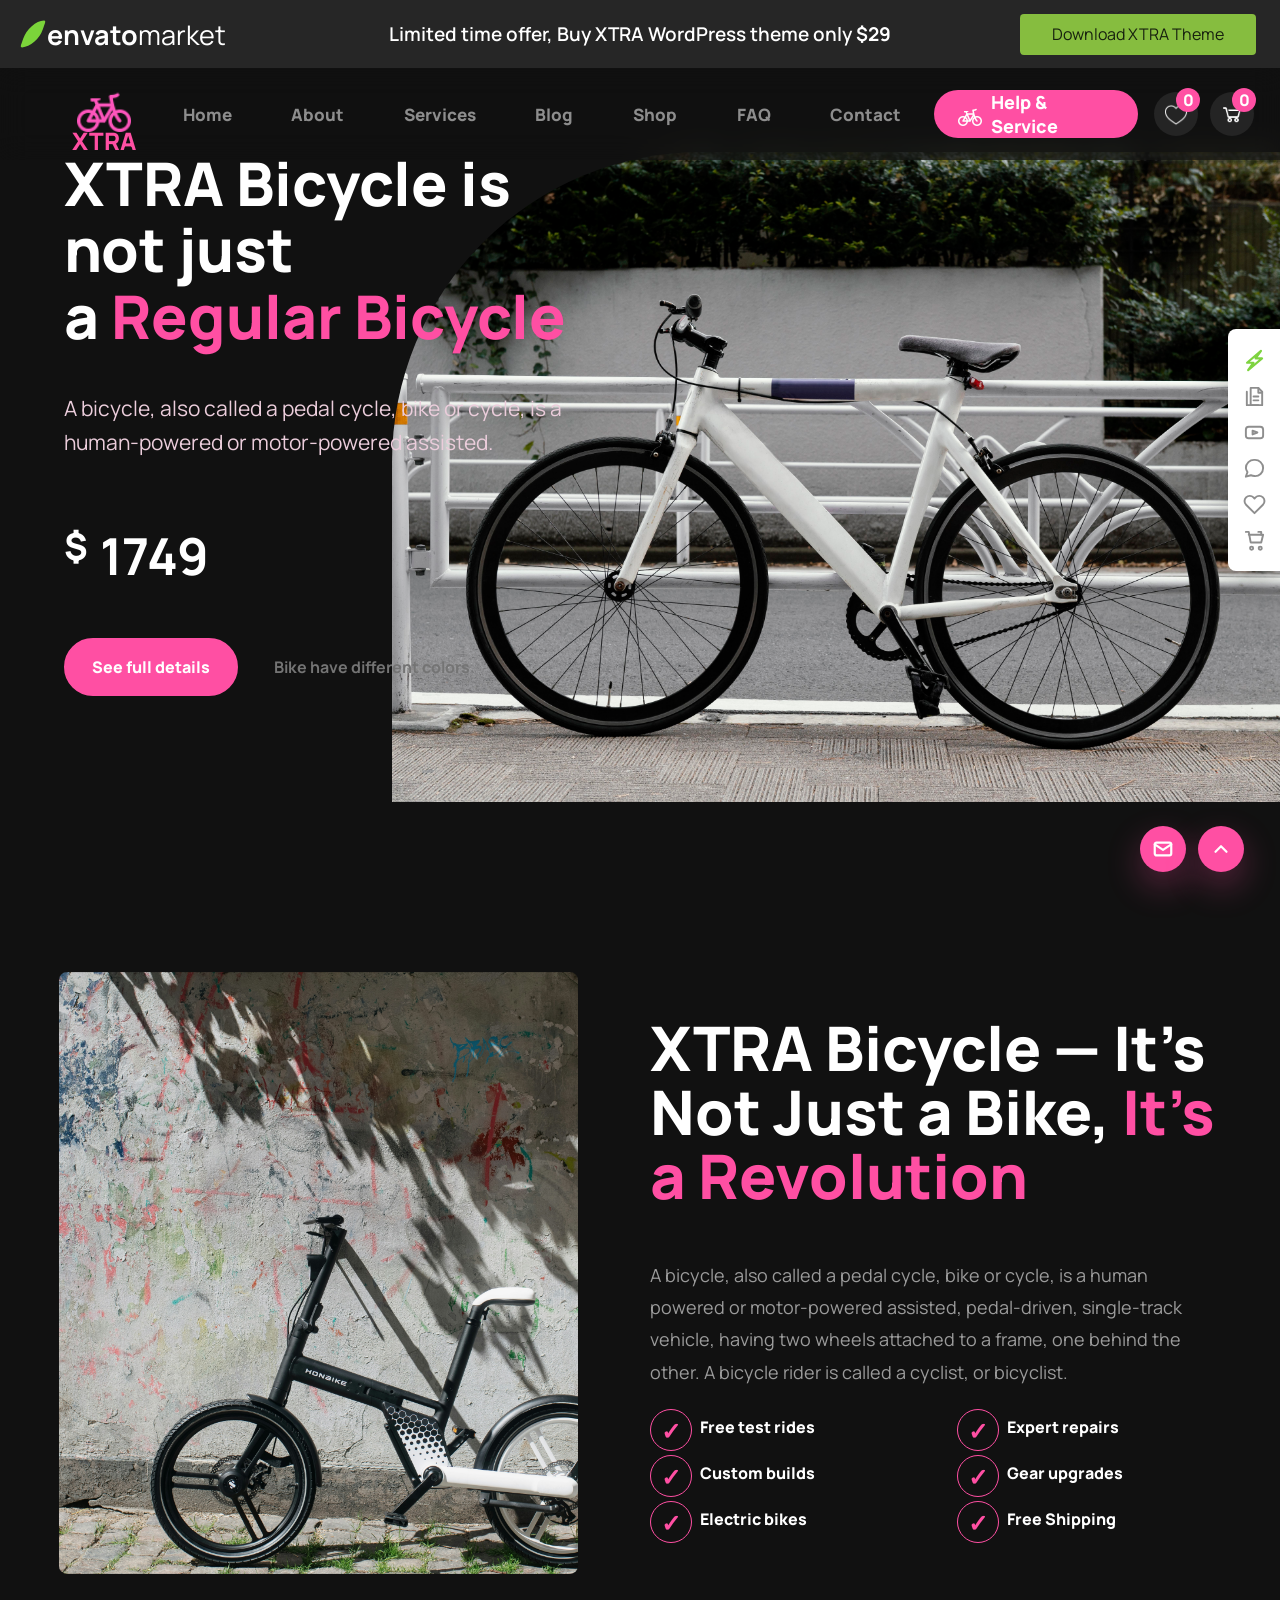
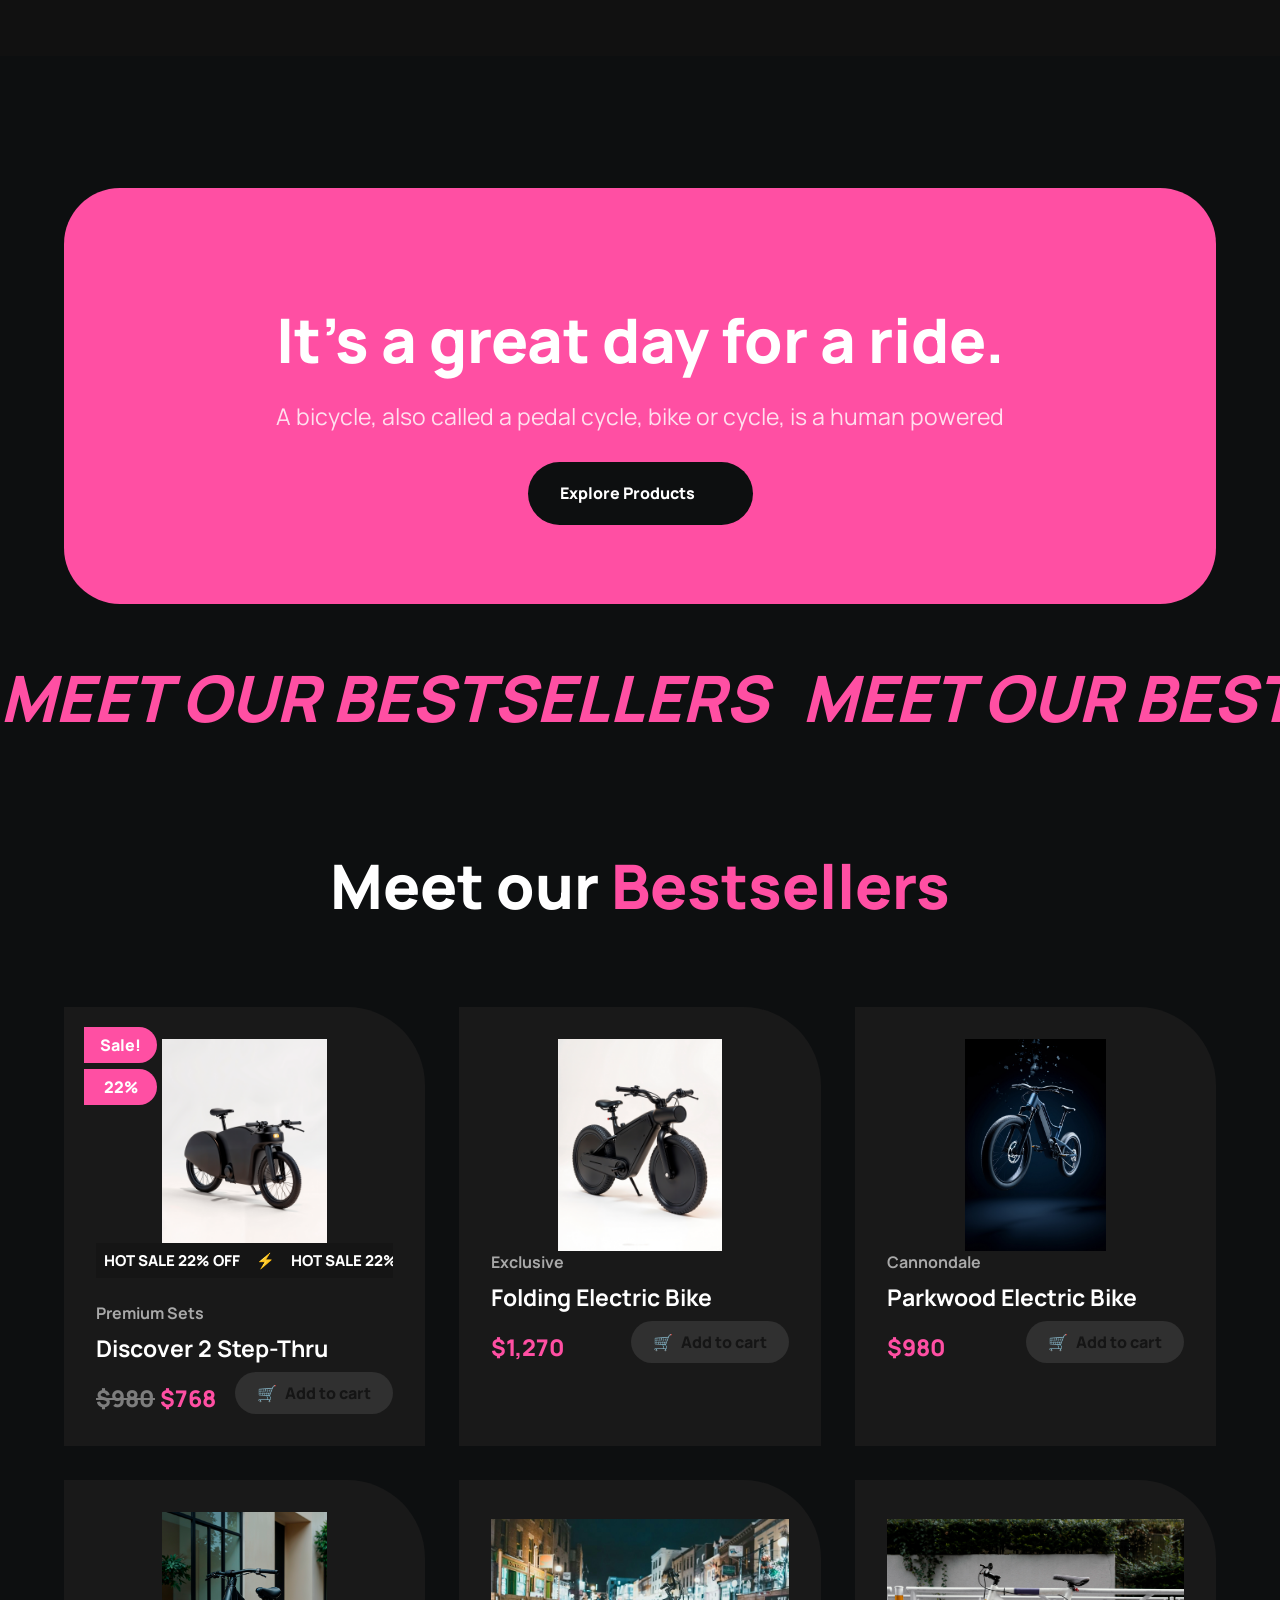
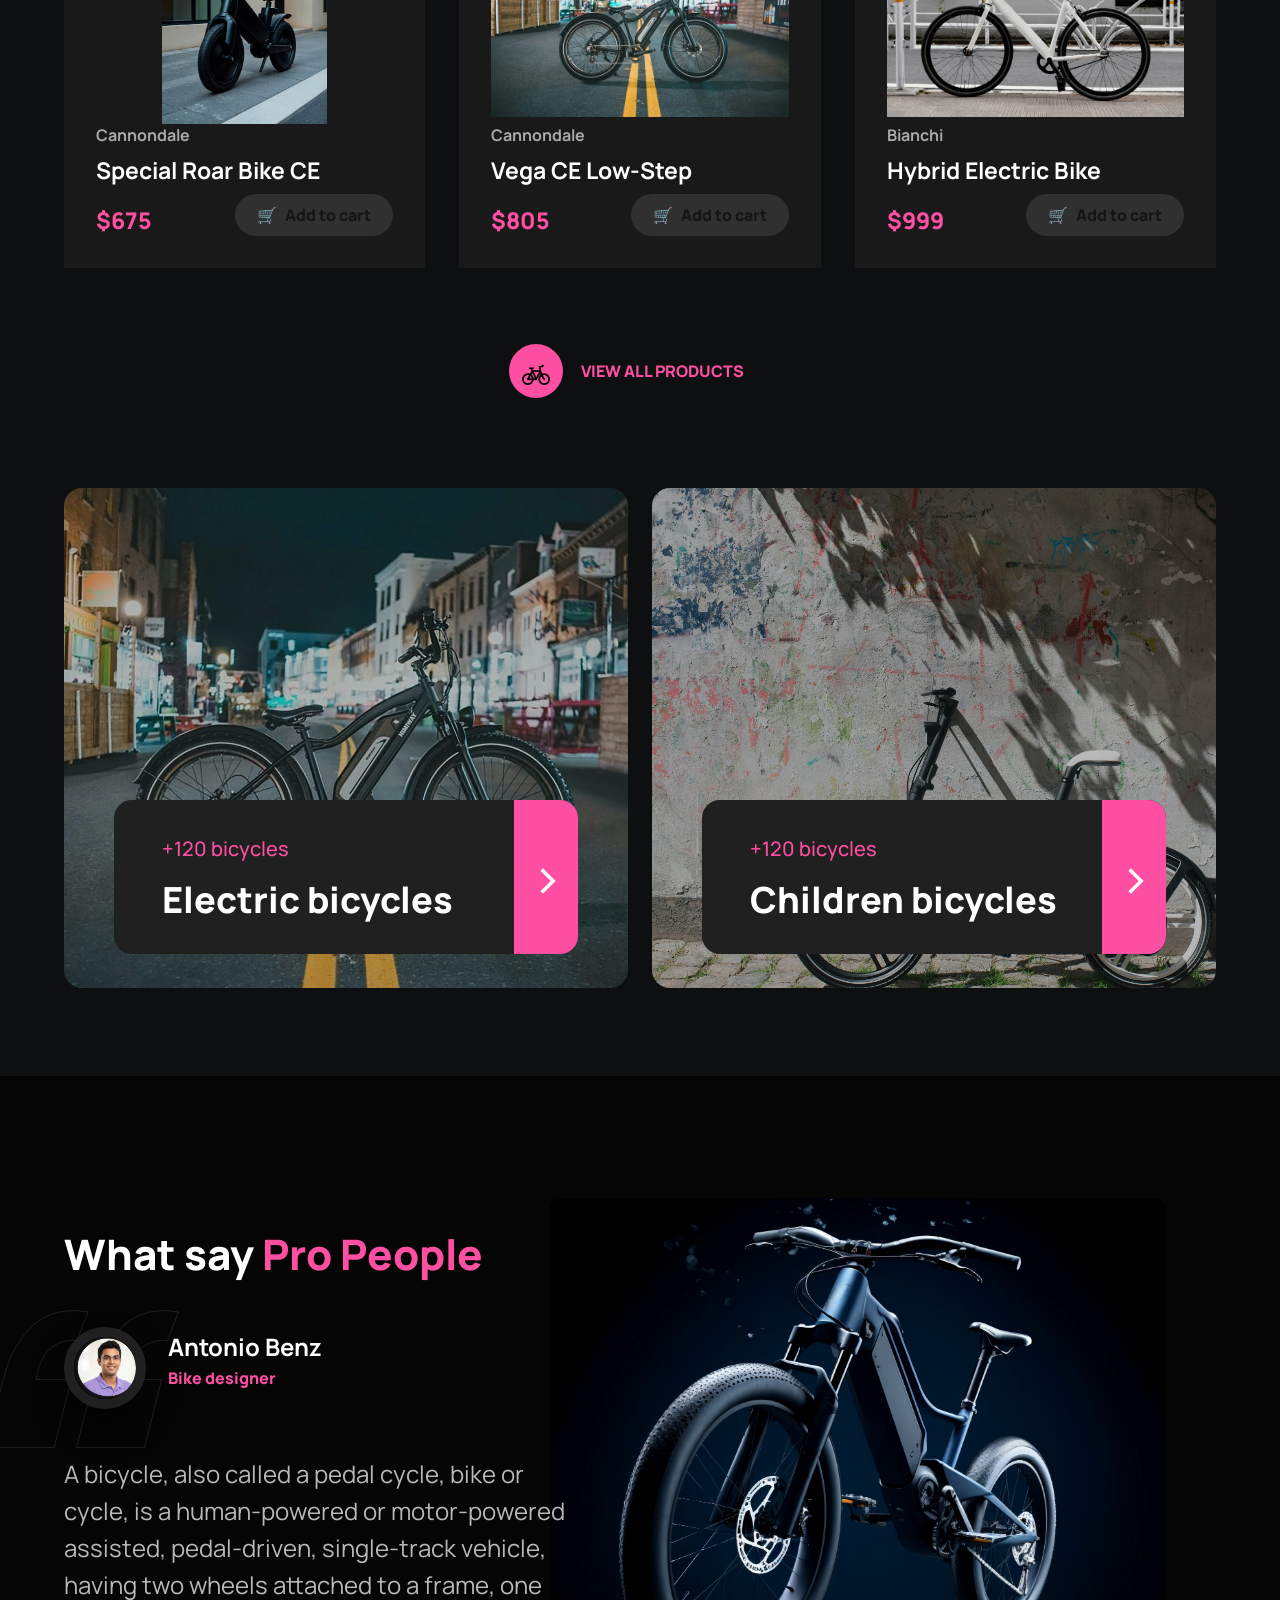
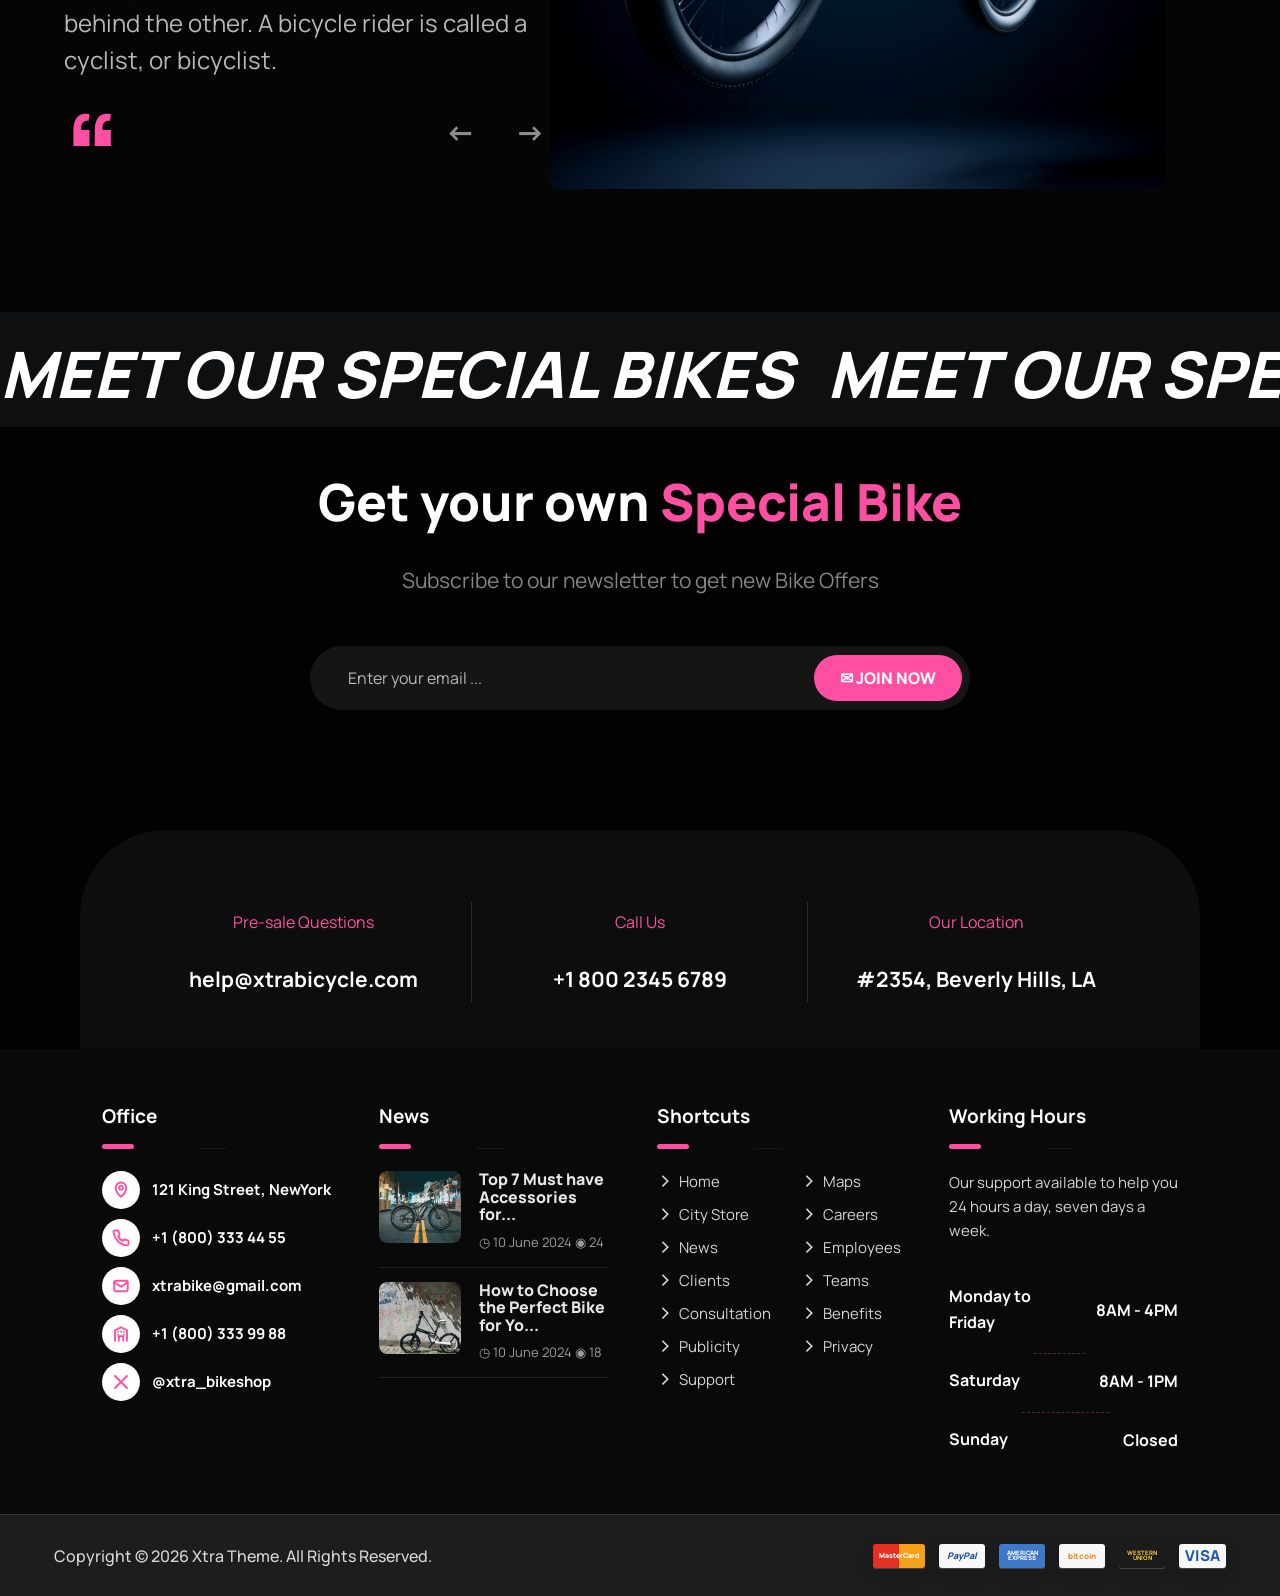
<file: html/index.html>
<!DOCTYPE html>
<html lang="en">
<head>
  <meta charset="UTF-8">
  <meta name="viewport" content="width=device-width, initial-scale=1.0">
  <title>XTRA Bicycle Shop</title>
  <link rel="preconnect" href="https://fonts.googleapis.com">
  <link rel="preconnect" href="https://fonts.gstatic.com" crossorigin>
  <link href="https://fonts.googleapis.com/css2?family=Manrope:wght@400;500;600;700;800&display=swap" rel="stylesheet">
  <link rel="stylesheet" href="../css/styles.css">
</head>
<body>
  <div class="top-offer">
    <a class="envato-logo" href="#" aria-label="Envato Market">
      <span class="envato-leaf"></span>
      <strong>envato</strong><span>market</span>
    </a>
    <p>Limited time offer, Buy XTRA WordPress theme only <strong>$29</strong></p>
    <a class="download-theme" href="#">Download XTRA Theme</a>
  </div>

  <header class="site-header">
    <a class="logo" href="#" aria-label="Bike Shop home">
      <span class="logo-mark"><img src="../img/icons8-bike-48.png" alt=""></span>
      <span>XTRA</span>
    </a>

    <nav class="main-nav" aria-label="Main navigation">
      <a class="active" href="index.html">Home</a>
      <div class="nav-dropdown">
        <a href="about.html">About</a>
        <div class="dropdown-menu">
          <a href="about.html">Submenu 1</a>
          <div class="dropdown-submenu">
            <a href="">Dropdown menu <span>&rsaquo;</span></a>
            <div class="dropdown-menu sub-menu">
              <a href="">Submenu 1</a>
              <a href="">Submenu 2</a>
            </div>
          </div>
          <a href="">Submenu 2</a>
        </div>
      </div>
      <a href="services.html">Services</a>
      <a href="blog.html">Blog</a>
      <a href="shop.html">Shop</a>
      <a href="faq.html">FAQ</a>
      <a href="contact.html">Contact</a>
    </nav>

    <a class="support-link" href="#contact">
      <span class="support-bike"><img src="../img/icons8-bike-48.png" alt=""></span>
      <span>Help & Service</span>
    </a>

    <div class="header-actions" aria-label="Shop actions">
      <a class="header-icon" href="#" aria-label="Wishlist">
        <img src="../img/icons8-heart-50.png" alt="">
        <span>0</span>
      </a>
      <a class="header-icon" href="#" aria-label="Cart">
        <img src="../img/icons8-cart-64.png" alt="">
        <span>0</span>
        <div class="cart-popover" role="status">
          <div class="cart-empty-box">
            <img src="../img/icons8-cart-64.png" alt="">
            <p>Your cart is empty — start shopping</p>
          </div>
        </div>
      </a>
    </div>
  </header>

  <main>
    <section class="hero section-pad">
      <div class="hero-copy">
        <h1>XTRA Bicycle is not just<br>a <span>Regular Bicycle</span></h1>
        <p>A bicycle, also called a pedal cycle, bike or cycle, is a human-powered or motor-powered assisted.</p>
        <div class="hero-actions">
          <div class="price">
            <span>$</span>
            <strong>1749</strong>
          </div>
        </div>
        <div class="hero-bottom-row">
          <a class="hero-detail-btn" href="#details">See full details</a>
          <div class="color-panel">
            <span>Bike have different colors</span>
          </div>
        </div>
      </div>

      <div class="hero-media" aria-label="Featured bicycle">
        <img id="hero-bike" src="../img/white-bicycle-with-black-details.jpg" alt="Premium bicycle on a bright showroom background">
      </div>
    </section>

    <section id="about" class="about section-pad">
      <div class="about-media">
        <img src="../img/honbike-IdYBkGBBVzg-unsplash.jpg" alt="Cyclist riding through a green road">
      </div>
      <div class="about-copy">
        <h2>XTRA Bicycle — It's Not Just a Bike, <span>It's a Revolution</span></h2>
        <p>A bicycle, also called a pedal cycle, bike or cycle, is a human powered or motor-powered assisted, pedal-driven, single-track vehicle, having two wheels attached to a frame, one behind the other. A bicycle rider is called a cyclist, or bicyclist.</p>
        <ul class="feature-list">
          <li>Free test rides</li>
          <li>Expert repairs</li>
          <li>Custom builds</li>
          <li>Gear upgrades</li>
          <li>Electric bikes</li>
          <li>Free Shipping</li>
        </ul>
      </div>
    </section>

    <section id="services" class="ride-band">
      <div>
        <h2>It's a great day for a ride.</h2>
        <p>A bicycle, also called a pedal cycle, bike or cycle, is a human powered</p>
      </div>
      <a class="primary-btn explore-btn" href="#shop">Explore Products <span aria-hidden="true">→</span></a>
    </section>

    <div class="marquee" aria-hidden="true">
      <div>
        <span>MEET OUR BESTSELLERS</span>
        <span>MEET OUR BESTSELLERS</span>
        <span>MEET OUR BESTSELLERS</span>
        <span>MEET OUR BESTSELLERS</span>
        <span>MEET OUR BESTSELLERS</span>
        <span>MEET OUR BESTSELLERS</span>
        <span>MEET OUR BESTSELLERS</span>
        <span>MEET OUR BESTSELLERS</span>
      </div>
    </div>

    <section id="shop" class="products section-pad">
      <div class="section-title products-title">
        <h2>Meet our <span>Bestsellers</span></h2>
      </div>
      <div class="product-grid">
        <article class="product-card">
          <div class="sale-ribbon">
            <span>Sale!</span>
            <span>22%</span>
          </div>
          <img src="../img/3d-bicycle-minimalist-design (1).jpg" alt="Discover 2 Step-Thru bicycle">
          <div class="product-actions" aria-label="Product quick actions">
            <button type="button" data-tooltip="ADD TO WISHLIST" aria-label="Add to wishlist">♡</button>
            <button type="button" data-tooltip="ADD TO COMPARE" aria-label="Compare">↔</button>
            <button type="button" data-tooltip="QUICK VIEW" aria-label="Quick view">⌕</button>
          </div>
          <div class="product-ticker" aria-hidden="true">
            <div>
              <span>HOT SALE 22% OFF</span>
              <span>⚡</span>
              <span>HOT SALE 22% OFF</span>
              <span>⚡</span>
              <span>HOT SALE 22% OFF</span>
              <span>⚡</span>
              <span>HOT SALE 22% OFF</span>
              <span>⚡</span>
            </div>
          </div>
          <p class="brand">Premium Sets</p>
          <h3>Discover 2 Step-Thru</h3>
          <p class="product-price"><s>$980</s> $768</p>
          <button class="cart-btn" data-product="Discover 2 Step-Thru">Add to cart</button>
        </article>
        <article class="product-card">
          <img src="../img/3d-bicycle-minimalist-design (2).jpg" alt="Folding electric bike">
          <div class="product-actions" aria-label="Product quick actions">
            <button type="button" data-tooltip="ADD TO WISHLIST" aria-label="Add to wishlist">♡</button>
            <button type="button" data-tooltip="ADD TO COMPARE" aria-label="Compare">↔</button>
            <button type="button" data-tooltip="QUICK VIEW" aria-label="Quick view">⌕</button>
          </div>
          <p class="brand">Exclusive</p>
          <h3>Folding Electric Bike</h3>
          <p class="product-price">$1,270</p>
          <button class="cart-btn" data-product="Folding Electric Bike">Add to cart</button>
        </article>
        <article class="product-card">
          <img src="../img/cool-bicycle-studio.jpg" alt="Parkwood electric bike">
          <div class="product-actions" aria-label="Product quick actions">
            <button type="button" data-tooltip="ADD TO WISHLIST" aria-label="Add to wishlist">♡</button>
            <button type="button" data-tooltip="ADD TO COMPARE" aria-label="Compare">↔</button>
            <button type="button" data-tooltip="QUICK VIEW" aria-label="Quick view">⌕</button>
          </div>
          <p class="brand">Cannondale</p>
          <h3>Parkwood Electric Bike</h3>
          <p class="product-price">$980</p>
          <button class="cart-btn" data-product="Parkwood Electric Bike">Add to cart</button>
        </article>
        <article class="product-card">
          <img src="../img/close-up-minimal-bicycle-outdoor.jpg" alt="Special Roar Bike">
          <div class="product-actions" aria-label="Product quick actions">
            <button type="button" data-tooltip="ADD TO WISHLIST" aria-label="Add to wishlist">♡</button>
            <button type="button" data-tooltip="ADD TO COMPARE" aria-label="Compare">↔</button>
            <button type="button" data-tooltip="QUICK VIEW" aria-label="Quick view">⌕</button>
          </div>
          <p class="brand">Cannondale</p>
          <h3>Special Roar Bike CE</h3>
          <p class="product-price">$675</p>
          <button class="cart-btn" data-product="Special Roar Bike CE">Add to cart</button>
        </article>
        <article class="product-card">
          <img src="../img/himiway-bikes-H42qjX8SG80-unsplash.jpg" alt="Vega low step bicycle">
          <div class="product-actions" aria-label="Product quick actions">
            <button type="button" data-tooltip="ADD TO WISHLIST" aria-label="Add to wishlist">♡</button>
            <button type="button" data-tooltip="ADD TO COMPARE" aria-label="Compare">↔</button>
            <button type="button" data-tooltip="QUICK VIEW" aria-label="Quick view">⌕</button>
          </div>
          <p class="brand">Cannondale</p>
          <h3>Vega CE Low-Step</h3>
          <p class="product-price">$805</p>
          <button class="cart-btn" data-product="Vega CE Low-Step">Add to cart</button>
        </article>
        <article class="product-card">
          <img src="../img/white-bicycle-with-black-details.jpg" alt="Hybrid electric bike">
          <div class="product-actions" aria-label="Product quick actions">
            <button type="button" data-tooltip="ADD TO WISHLIST" aria-label="Add to wishlist">♡</button>
            <button type="button" data-tooltip="ADD TO COMPARE" aria-label="Compare">↔</button>
            <button type="button" data-tooltip="QUICK VIEW" aria-label="Quick view">⌕</button>
          </div>
          <p class="brand">Bianchi</p>
          <h3>Hybrid Electric Bike</h3>
          <p class="product-price">$999</p>
          <button class="cart-btn" data-product="Hybrid Electric Bike">Add to cart</button>
        </article>
      </div>
      <div class="center-action">
        <a class="view-products-link" href="#">
          <span class="view-bike"><img src="../img/icons8-bike-48.png" alt=""></span>
          <span class="view-text-default">VIEW ALL PRODUCTS</span>
          <span class="view-text-hover">LET'S SEE NEW BIKES</span>
        </a>
      </div>
    </section>

    <section class="packages section-pad">
      <article>
        <img src="../img/himiway-bikes-H42qjX8SG80-unsplash.jpg" alt="Electric bicycles lined up">
        <div>
          <strong>+120 bicycles</strong>
          <span>Electric bicycles</span>
          <a href="#" aria-label="View electric bicycles">›</a>
        </div>
      </article>
      <article>
        <img src="../img/honbike-IdYBkGBBVzg-unsplash.jpg" alt="Children bicycles in a shop">
        <div>
          <strong>+120 bicycles</strong>
          <span>Children bicycles</span>
          <a href="#" aria-label="View children bicycles">›</a>
        </div>
      </article>
    </section>

    <section class="testimonials section-pad">
      <div class="testimonial-copy">
        <h2>What say <span>Pro People</span></h2>
        <div class="testimonial-slider">
          <article class="testimonial-slide active">
            <div class="testimonial-person">
              <img src="../img/testimonial-antonio-new.jpg" alt="Antonio Benz portrait">
              <div>
                <h3>Antonio Benz</h3>
                <p class="role">Bike designer</p>
              </div>
            </div>
            <p>A bicycle, also called a pedal cycle, bike or cycle, is a human-powered or motor-powered assisted, pedal-driven, single-track vehicle, having two wheels attached to a frame, one behind the other. A bicycle rider is called a cyclist, or bicyclist.</p>
          </article>
          <article class="testimonial-slide">
            <div class="testimonial-person">
              <img src="../img/testimonial-sarah.jpg" alt="Sarah Lisgun portrait">
              <div>
                <h3>Sarah Lisgun</h3>
                <p class="role">Bike Rider</p>
              </div>
            </div>
            <p>The team helped me choose a comfortable electric bike for city use. The test ride and setup made the purchase feel easy, personal, and ready for daily riding.</p>
          </article>
        </div>
        <div class="testimonial-controls" aria-label="Testimonials controls">
          <button type="button" class="testimonial-prev" aria-label="Previous testimonial">←</button>
          <button type="button" class="testimonial-next" aria-label="Next testimonial">→</button>
        </div>
      </div>
      <div class="testimonial-bike" aria-hidden="true">
        <img src="../img/cool-bicycle-studio.jpg" alt="">
      </div>
    </section>

    <div class="marquee special" aria-hidden="true">
      <div>
        <span>MEET OUR SPECIAL BIKES</span>
        <span>MEET OUR SPECIAL BIKES</span>
        <span>MEET OUR SPECIAL BIKES</span>
        <span>MEET OUR SPECIAL BIKES</span>
        <span>MEET OUR SPECIAL BIKES</span>
        <span>MEET OUR SPECIAL BIKES</span>
        <span>MEET OUR SPECIAL BIKES</span>
        <span>MEET OUR SPECIAL BIKES</span>
      </div>
    </div>

    <section class="offer section-pad">
      <div class="offer-copy">
        <h2>Get your own <span>Special Bike</span></h2>
        <p>Subscribe to our newsletter to get new Bike Offers</p>
        <form class="newsletter">
          <input type="email" placeholder="Enter your email ..." aria-label="Email address">
          <button class="primary-btn" type="submit">✉ JOIN NOW</button>
        </form>
      </div>
    </section>
  </main>

  <footer id="contact" class="site-footer">
    <div class="contact-strip">
      <div>
        <span>Pre-sale Questions</span>
        <strong>help@xtrabicycle.com</strong>
      </div>
      <div>
        <span>Call Us</span>
        <strong>+1 800 2345 6789</strong>
      </div>
      <div>
        <span>Our Location</span>
        <strong>#2354, Beverly Hills, LA</strong>
      </div>
    </div>

    <div class="footer-grid">
      <div class="footer-col office-col">
        <h3>Office</h3>
        <p><span class="footer-icon" aria-hidden="true"><svg viewBox="0 0 24 24"><path d="M12 21s7-5.5 7-12a7 7 0 0 0-14 0c0 6.5 7 12 7 12Z"/><circle cx="12" cy="9" r="2.5"/></svg></span>121 King Street, NewYork</p>
        <p><span class="footer-icon" aria-hidden="true"><svg viewBox="0 0 24 24"><path d="M22 16.9v3a2 2 0 0 1-2.2 2 19.7 19.7 0 0 1-8.6-3.1 19.2 19.2 0 0 1-5.9-5.9A19.7 19.7 0 0 1 2.1 4.2 2 2 0 0 1 4.1 2h3a2 2 0 0 1 2 1.7c.1 1 .4 2 .7 2.9a2 2 0 0 1-.5 2.1L8.1 9.9a16 16 0 0 0 6 6l1.2-1.2a2 2 0 0 1 2.1-.5c.9.3 1.9.6 2.9.7a2 2 0 0 1 1.7 2Z"/></svg></span>+1 (800) 333 44 55</p>
        <p><span class="footer-icon" aria-hidden="true"><svg viewBox="0 0 24 24"><rect x="3" y="5" width="18" height="14" rx="2"/><path d="m3 7 9 6 9-6"/></svg></span>xtrabike@gmail.com</p>
        <p><span class="footer-icon" aria-hidden="true"><svg viewBox="0 0 24 24"><path d="M4 21V7l8-4 8 4v14"/><path d="M9 21v-6h6v6"/><path d="M8 9h.01M12 9h.01M16 9h.01M8 13h.01M16 13h.01"/></svg></span>+1 (800) 333 99 88</p>
        <p><span class="footer-icon" aria-hidden="true"><svg viewBox="0 0 24 24"><path d="m4 4 16 16M20 4 4 20"/></svg></span>@xtra_bikeshop</p>
      </div>
      <div class="footer-col news-col" id="blog">
        <h3>News</h3>
        <article>
          <div class="news-thumb">
            <img src="../img/himiway-bikes-H42qjX8SG80-unsplash.jpg" alt="">
            <span class="news-hover-icon" aria-hidden="true"><svg viewBox="0 0 24 24"><path d="M10 13a5 5 0 0 0 7.1 0l2-2a5 5 0 0 0-7.1-7.1l-1.2 1.2"/><path d="M14 11a5 5 0 0 0-7.1 0l-2 2A5 5 0 0 0 12 20.1l1.2-1.2"/></svg></span>
          </div>
          <div>
            <a href="#">Top 7 Must have Accessories for...</a>
            <span>◷ 10 June 2024  ◉ 24</span>
          </div>
        </article>
        <article>
          <div class="news-thumb">
            <img src="../img/honbike-IdYBkGBBVzg-unsplash.jpg" alt="">
            <span class="news-hover-icon" aria-hidden="true"><svg viewBox="0 0 24 24"><path d="M10 13a5 5 0 0 0 7.1 0l2-2a5 5 0 0 0-7.1-7.1l-1.2 1.2"/><path d="M14 11a5 5 0 0 0-7.1 0l-2 2A5 5 0 0 0 12 20.1l1.2-1.2"/></svg></span>
          </div>
          <div>
            <a href="#">How to Choose the Perfect Bike for Yo...</a>
            <span>◷ 10 June 2024  ◉ 18</span>
          </div>
        </article>
      </div>
      <div class="footer-col shortcuts-col">
        <h3>Shortcuts</h3>
        <div class="shortcut-grid">
          <a href="#">Home</a>
          <a href="#">Maps</a>
          <a href="#">City Store</a>
          <a href="#">Careers</a>
          <a href="#">News</a>
          <a href="#">Employees</a>
          <a href="#">Clients</a>
          <a href="#">Teams</a>
          <a href="#">Consultation</a>
          <a href="#">Benefits</a>
          <a href="#">Publicity</a>
          <a href="#">Privacy</a>
          <a href="#">Support</a>
        </div>
      </div>
      <div class="footer-col hours-col">
        <h3>Working Hours</h3>
        <p>Our support available to help you 24 hours a day, seven days a week.</p>
        <div class="hours-row"><span>Monday to Friday</span><strong>8AM - 4PM</strong></div>
        <div class="hours-row"><span>Saturday</span><strong>8AM - 1PM</strong></div>
        <div class="hours-row"><span>Sunday</span><strong>Closed</strong></div>
      </div>
    </div>

    <div class="footer-bottom">
      <span>Copyright © 2026 Xtra Theme. All Rights Reserved.</span>
      <div class="payment-methods" aria-label="Payment methods">
        <span class="pay-card mastercard">MasterCard</span>
        <span class="pay-card paypal">PayPal</span>
        <span class="pay-card amex">AMERICAN<br>EXPRESS</span>
        <span class="pay-card bitcoin">bitcoin</span>
        <span class="pay-card western">WESTERN<br>UNION</span>
        <span class="pay-card visa">VISA</span>
      </div>
    </div>
  </footer>

  <div class="footer-actions" aria-label="Footer quick actions">
    <a class="footer-action" href="mailto:xtrabike@gmail.com" aria-label="Email us">
      <svg viewBox="0 0 24 24"><rect x="3" y="5" width="18" height="14" rx="2"/><path d="m3 7 9 6 9-6"/></svg>
    </a>
    <a class="footer-action scroll-top" href="#" aria-label="Back to top">
      <svg viewBox="0 0 24 24"><path d="m6 15 6-6 6 6"/></svg>
    </a>
  </div>

  <div class="side-tools" aria-label="Quick tools">
    <button type="button" class="active" aria-label="XTRA tools" data-tooltip="Showcase">
      <svg viewBox="0 0 24 24"><path d="M18 3 5 14h6l-5 7 13-11h-6l5-7Z"/></svg>
    </button>
    <button type="button" aria-label="Documentation" data-tooltip="Documentation">
      <svg viewBox="0 0 24 24"><path d="M8 3h8l4 4v14H8z"/><path d="M16 3v5h4"/><path d="M4 7v14h12"/><path d="M11 12h5M11 16h5"/></svg>
    </button>
    <button type="button" aria-label="Video preview" data-tooltip="Video">
      <svg viewBox="0 0 24 24"><rect x="3" y="6" width="18" height="12" rx="3"/><path d="m10 10 5 2-5 2z"/></svg>
    </button>
    <button type="button" aria-label="Support chat" data-tooltip="Support">
      <svg viewBox="0 0 24 24"><path d="M21 11.5a8.4 8.4 0 0 1-9 8.4 8.9 8.9 0 0 1-3.8-.9L3 20.5l1.7-4.8A8.2 8.2 0 0 1 3 11.5 8.5 8.5 0 0 1 12 3a8.5 8.5 0 0 1 9 8.5Z"/></svg>
    </button>
    <button type="button" aria-label="Wishlist" data-tooltip="Wishlist">
      <svg viewBox="0 0 24 24"><path d="M20.8 4.6a5.4 5.4 0 0 0-7.7 0L12 5.8l-1.1-1.2a5.4 5.4 0 0 0-7.7 7.7L12 21l8.8-8.7a5.4 5.4 0 0 0 0-7.7Z"/></svg>
    </button>
    <button type="button" aria-label="Cart" data-tooltip="Cart">
      <svg viewBox="0 0 24 24"><path d="M6 6h15l-2 8H8L6 3H3"/><circle cx="9" cy="20" r="1.6"/><circle cx="18" cy="20" r="1.6"/><path d="M16 3h3v3"/></svg>
    </button>
  </div>

  <div class="toast" id="toast" role="status" aria-live="polite"></div>
  <script src="../js/script.js"></script>
</body>
</html>
</file>
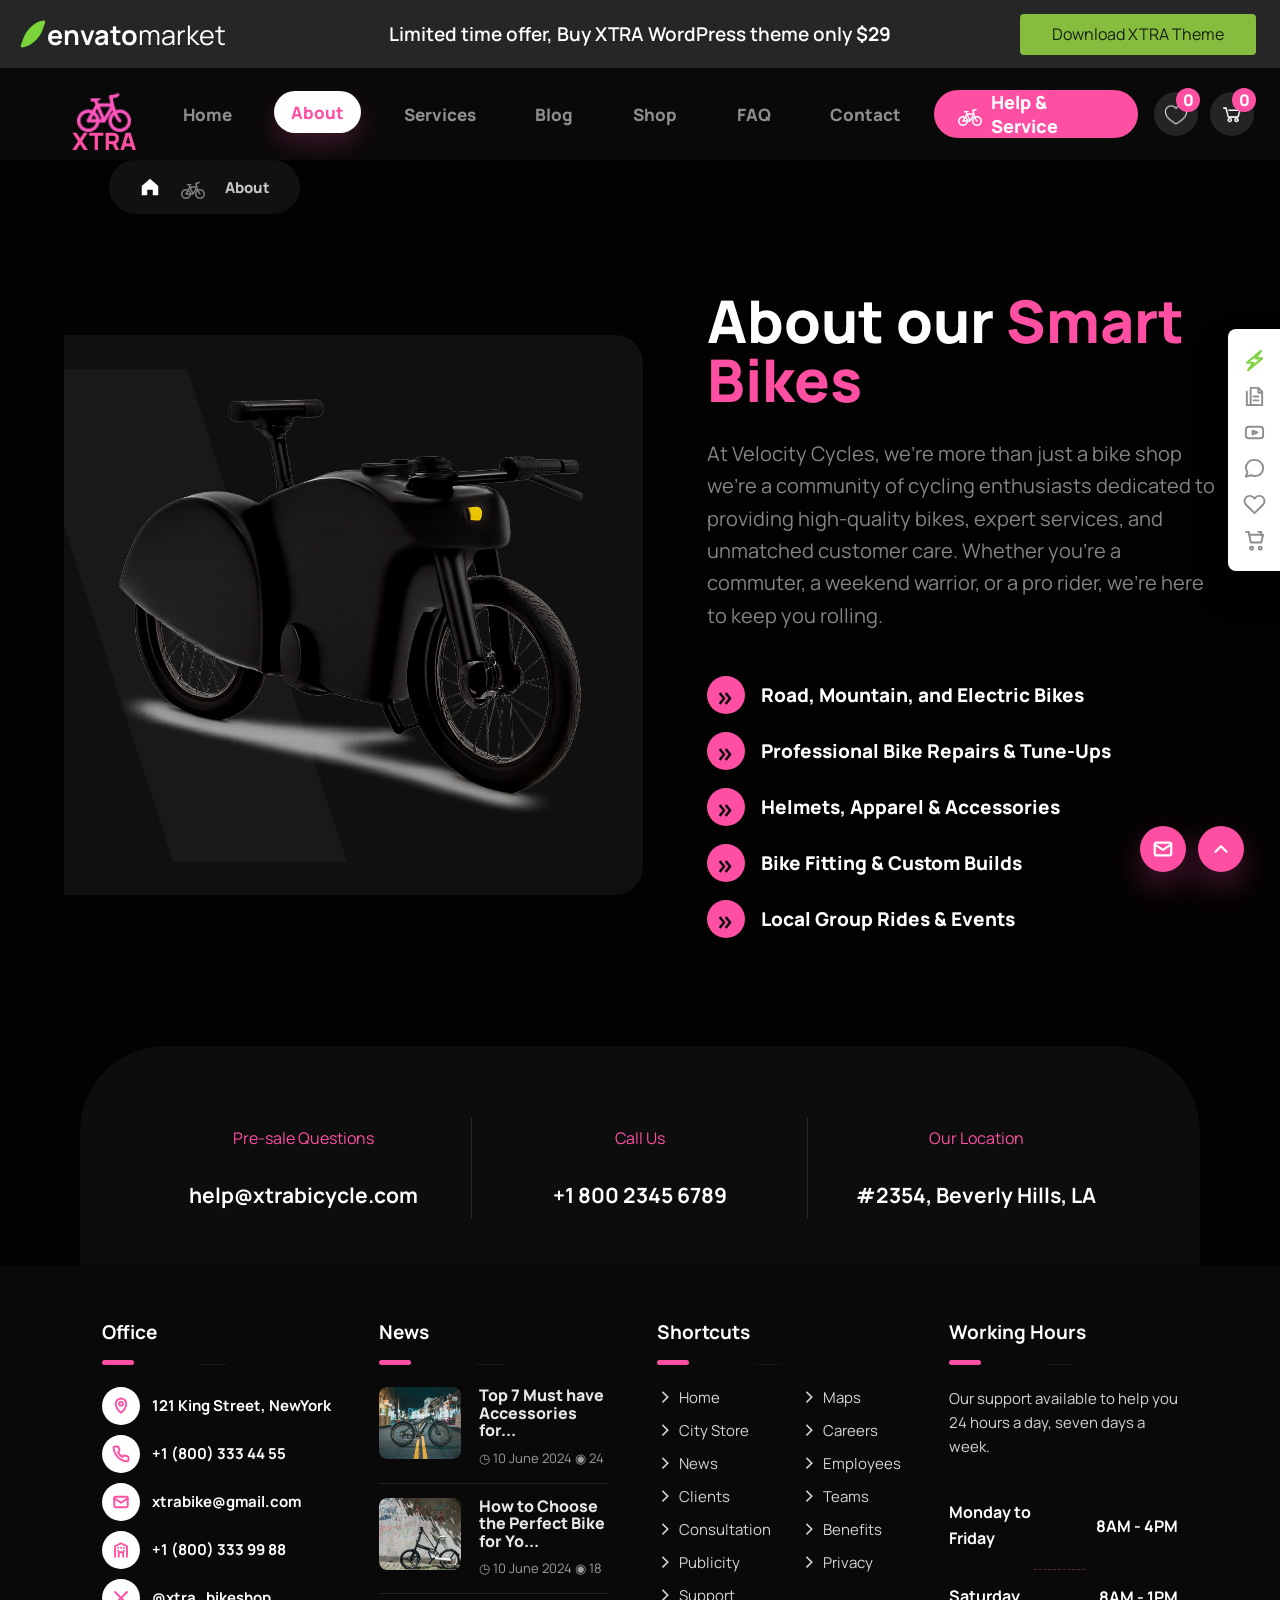
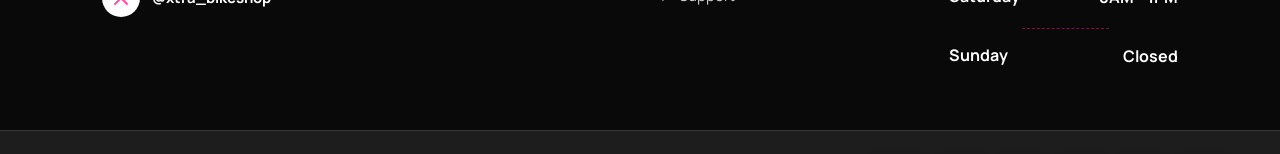
<file: html/about.html>
<!DOCTYPE html>
<html lang="en">
<head>
  <meta charset="UTF-8">
  <meta name="viewport" content="width=device-width, initial-scale=1.0">
  <title>About - XTRA Bicycle Shop</title>
  <link rel="preconnect" href="https://fonts.googleapis.com">
  <link rel="preconnect" href="https://fonts.gstatic.com" crossorigin>
  <link href="https://fonts.googleapis.com/css2?family=Manrope:wght@400;500;600;700;800&display=swap" rel="stylesheet">
  <link rel="stylesheet" href="../css/styles.css">
</head>
<body class="inner-page">
  <div class="top-offer">
    <a class="envato-logo" href="#" aria-label="Envato Market">
      <span class="envato-leaf"></span>
      <strong>envato</strong><span>market</span>
    </a>
    <p>Limited time offer, Buy XTRA WordPress theme only <strong>$29</strong></p>
    <a class="download-theme" href="#">Download XTRA Theme</a>
  </div>

  <header class="site-header">
    <a class="logo" href="index.html" aria-label="Bike Shop home">
      <span class="logo-mark"><img src="../img/icons8-bike-48.png" alt=""></span>
      <span>XTRA</span>
    </a>

    <nav class="main-nav" aria-label="Main navigation">
      <a href="index.html">Home</a>
      <div class="nav-dropdown">
        <a class="active" href="about.html">About</a>
        <div class="dropdown-menu">
          <a href="about.html">Submenu 1</a>
          <div class="dropdown-submenu">
            <a href="services.html">Dropdown menu <span>&rsaquo;</span></a>
            <div class="dropdown-menu sub-menu">
              <a href="services.html">Submenu 1</a>
              <a href="shop.html">Submenu 2</a>
            </div>
          </div>
          <a href="faq.html">Submenu 2</a>
        </div>
      </div>
      <a href="services.html">Services</a>
      <a href="blog.html">Blog</a>
      <a href="shop.html">Shop</a>
      <a href="faq.html">FAQ</a>
      <a href="contact.html">Contact</a>
    </nav>

    <a class="support-link" href="contact.html">
      <span class="support-bike"><img src="../img/icons8-bike-48.png" alt=""></span>
      <span>Help & Service</span>
    </a>

    <div class="header-actions" aria-label="Shop actions">
      <a class="header-icon" href="#" aria-label="Wishlist">
        <img src="../img/icons8-heart-50.png" alt="">
        <span>0</span>
      </a>
      <a class="header-icon" href="#" aria-label="Cart">
        <img src="../img/icons8-cart-64.png" alt="">
        <span>0</span>
        <div class="cart-popover" role="status">
          <div class="cart-empty-box">
            <img src="../img/icons8-cart-64.png" alt="">
            <p>Your cart is empty ? start shopping</p>
          </div>
        </div>
      </a>
    </div>
  </header>

  <main>
    <div class="crumb-band">
      <nav class="page-crumb" aria-label="Breadcrumb">
      <a class="crumb-home" href="index.html" aria-label="Home">
        <svg viewBox="0 0 24 24"><path d="M3 10.8 12 3l9 7.8V21h-6v-6H9v6H3z"/></svg>
      </a>
      <span class="crumb-bike" aria-hidden="true"><img src="../img/icons8-bike-48.png" alt=""></span>
      <span>About</span>
    </nav>
    </div>
<section class="about-smart section-pad">
      <div class="about-smart-media">
        <span class="about-slash" aria-hidden="true"></span>
        <img src="../img/about-smart-bike.png" alt="Smart compact bike">
      </div>
      <div class="about-smart-copy">
        <h1>About our <span>Smart Bikes</span></h1>
        <p>At Velocity Cycles, we're more than just a bike shop we're a community of cycling enthusiasts dedicated to providing high-quality bikes, expert services, and unmatched customer care. Whether you're a commuter, a weekend warrior, or a pro rider, we&rsquo;re here to keep you rolling.</p>
        <ul class="smart-list">
          <li><span>&raquo;</span>Road, Mountain, and Electric Bikes</li>
          <li><span>&raquo;</span>Professional Bike Repairs & Tune-Ups</li>
          <li><span>&raquo;</span>Helmets, Apparel & Accessories</li>
          <li><span>&raquo;</span>Bike Fitting & Custom Builds</li>
          <li><span>&raquo;</span>Local Group Rides & Events</li>
        </ul>
      </div>
    </section>
  </main>

  <footer id="contact" class="site-footer">
    <div class="contact-strip">
      <div>
        <span>Pre-sale Questions</span>
        <strong>help@xtrabicycle.com</strong>
      </div>
      <div>
        <span>Call Us</span>
        <strong>+1 800 2345 6789</strong>
      </div>
      <div>
        <span>Our Location</span>
        <strong>#2354, Beverly Hills, LA</strong>
      </div>
    </div>

    <div class="footer-grid">
      <div class="footer-col office-col">
        <h3>Office</h3>
        <p><span class="footer-icon" aria-hidden="true"><svg viewBox="0 0 24 24"><path d="M12 21s7-5.5 7-12a7 7 0 0 0-14 0c0 6.5 7 12 7 12Z"/><circle cx="12" cy="9" r="2.5"/></svg></span>121 King Street, NewYork</p>
        <p><span class="footer-icon" aria-hidden="true"><svg viewBox="0 0 24 24"><path d="M22 16.9v3a2 2 0 0 1-2.2 2 19.7 19.7 0 0 1-8.6-3.1 19.2 19.2 0 0 1-5.9-5.9A19.7 19.7 0 0 1 2.1 4.2 2 2 0 0 1 4.1 2h3a2 2 0 0 1 2 1.7c.1 1 .4 2 .7 2.9a2 2 0 0 1-.5 2.1L8.1 9.9a16 16 0 0 0 6 6l1.2-1.2a2 2 0 0 1 2.1-.5c.9.3 1.9.6 2.9.7a2 2 0 0 1 1.7 2Z"/></svg></span>+1 (800) 333 44 55</p>
        <p><span class="footer-icon" aria-hidden="true"><svg viewBox="0 0 24 24"><rect x="3" y="5" width="18" height="14" rx="2"/><path d="m3 7 9 6 9-6"/></svg></span>xtrabike@gmail.com</p>
        <p><span class="footer-icon" aria-hidden="true"><svg viewBox="0 0 24 24"><path d="M4 21V7l8-4 8 4v14"/><path d="M9 21v-6h6v6"/><path d="M8 9h.01M12 9h.01M16 9h.01M8 13h.01M16 13h.01"/></svg></span>+1 (800) 333 99 88</p>
        <p><span class="footer-icon" aria-hidden="true"><svg viewBox="0 0 24 24"><path d="m4 4 16 16M20 4 4 20"/></svg></span>@xtra_bikeshop</p>
      </div>
      <div class="footer-col news-col" id="blog">
        <h3>News</h3>
        <article>
          <div class="news-thumb">
            <img src="../img/himiway-bikes-H42qjX8SG80-unsplash.jpg" alt="">
            <span class="news-hover-icon" aria-hidden="true"><svg viewBox="0 0 24 24"><path d="M10 13a5 5 0 0 0 7.1 0l2-2a5 5 0 0 0-7.1-7.1l-1.2 1.2"/><path d="M14 11a5 5 0 0 0-7.1 0l-2 2A5 5 0 0 0 12 20.1l1.2-1.2"/></svg></span>
          </div>
          <div>
            <a href="#">Top 7 Must have Accessories for...</a>
            <span>◷ 10 June 2024  ◉ 24</span>
          </div>
        </article>
        <article>
          <div class="news-thumb">
            <img src="../img/honbike-IdYBkGBBVzg-unsplash.jpg" alt="">
            <span class="news-hover-icon" aria-hidden="true"><svg viewBox="0 0 24 24"><path d="M10 13a5 5 0 0 0 7.1 0l2-2a5 5 0 0 0-7.1-7.1l-1.2 1.2"/><path d="M14 11a5 5 0 0 0-7.1 0l-2 2A5 5 0 0 0 12 20.1l1.2-1.2"/></svg></span>
          </div>
          <div>
            <a href="#">How to Choose the Perfect Bike for Yo...</a>
            <span>◷ 10 June 2024  ◉ 18</span>
          </div>
        </article>
      </div>
      <div class="footer-col shortcuts-col">
        <h3>Shortcuts</h3>
        <div class="shortcut-grid">
          <a href="#">Home</a>
          <a href="#">Maps</a>
          <a href="#">City Store</a>
          <a href="#">Careers</a>
          <a href="#">News</a>
          <a href="#">Employees</a>
          <a href="#">Clients</a>
          <a href="#">Teams</a>
          <a href="#">Consultation</a>
          <a href="#">Benefits</a>
          <a href="#">Publicity</a>
          <a href="#">Privacy</a>
          <a href="#">Support</a>
        </div>
      </div>
      <div class="footer-col hours-col">
        <h3>Working Hours</h3>
        <p>Our support available to help you 24 hours a day, seven days a week.</p>
        <div class="hours-row"><span>Monday to Friday</span><strong>8AM - 4PM</strong></div>
        <div class="hours-row"><span>Saturday</span><strong>8AM - 1PM</strong></div>
        <div class="hours-row"><span>Sunday</span><strong>Closed</strong></div>
      </div>
    </div>

    <div class="footer-bottom">
      <span>Copyright © 2026 Xtra Theme. All Rights Reserved.</span>
      <div class="payment-methods" aria-label="Payment methods">
        <span class="pay-card mastercard">MasterCard</span>
        <span class="pay-card paypal">PayPal</span>
        <span class="pay-card amex">AMERICAN<br>EXPRESS</span>
        <span class="pay-card bitcoin">bitcoin</span>
        <span class="pay-card western">WESTERN<br>UNION</span>
        <span class="pay-card visa">VISA</span>
      </div>
    </div>
  </footer>

  <div class="footer-actions" aria-label="Footer quick actions">
    <a class="footer-action" href="mailto:xtrabike@gmail.com" aria-label="Email us">
      <svg viewBox="0 0 24 24"><rect x="3" y="5" width="18" height="14" rx="2"/><path d="m3 7 9 6 9-6"/></svg>
    </a>
    <a class="footer-action scroll-top" href="#" aria-label="Back to top">
      <svg viewBox="0 0 24 24"><path d="m6 15 6-6 6 6"/></svg>
    </a>
  </div>

  <div class="side-tools" aria-label="Quick tools">
    <button type="button" class="active" aria-label="XTRA tools" data-tooltip="Showcase">
      <svg viewBox="0 0 24 24"><path d="M18 3 5 14h6l-5 7 13-11h-6l5-7Z"/></svg>
    </button>
    <button type="button" aria-label="Documentation" data-tooltip="Documentation">
      <svg viewBox="0 0 24 24"><path d="M8 3h8l4 4v14H8z"/><path d="M16 3v5h4"/><path d="M4 7v14h12"/><path d="M11 12h5M11 16h5"/></svg>
    </button>
    <button type="button" aria-label="Video preview" data-tooltip="Video">
      <svg viewBox="0 0 24 24"><rect x="3" y="6" width="18" height="12" rx="3"/><path d="m10 10 5 2-5 2z"/></svg>
    </button>
    <button type="button" aria-label="Support chat" data-tooltip="Support">
      <svg viewBox="0 0 24 24"><path d="M21 11.5a8.4 8.4 0 0 1-9 8.4 8.9 8.9 0 0 1-3.8-.9L3 20.5l1.7-4.8A8.2 8.2 0 0 1 3 11.5 8.5 8.5 0 0 1 12 3a8.5 8.5 0 0 1 9 8.5Z"/></svg>
    </button>
    <button type="button" aria-label="Wishlist" data-tooltip="Wishlist">
      <svg viewBox="0 0 24 24"><path d="M20.8 4.6a5.4 5.4 0 0 0-7.7 0L12 5.8l-1.1-1.2a5.4 5.4 0 0 0-7.7 7.7L12 21l8.8-8.7a5.4 5.4 0 0 0 0-7.7Z"/></svg>
    </button>
    <button type="button" aria-label="Cart" data-tooltip="Cart">
      <svg viewBox="0 0 24 24"><path d="M6 6h15l-2 8H8L6 3H3"/><circle cx="9" cy="20" r="1.6"/><circle cx="18" cy="20" r="1.6"/><path d="M16 3h3v3"/></svg>
    </button>
  </div>

  <div class="toast" id="toast" role="status" aria-live="polite"></div>
  <script src="../js/script.js"></script>
</body>
</html>
</file>
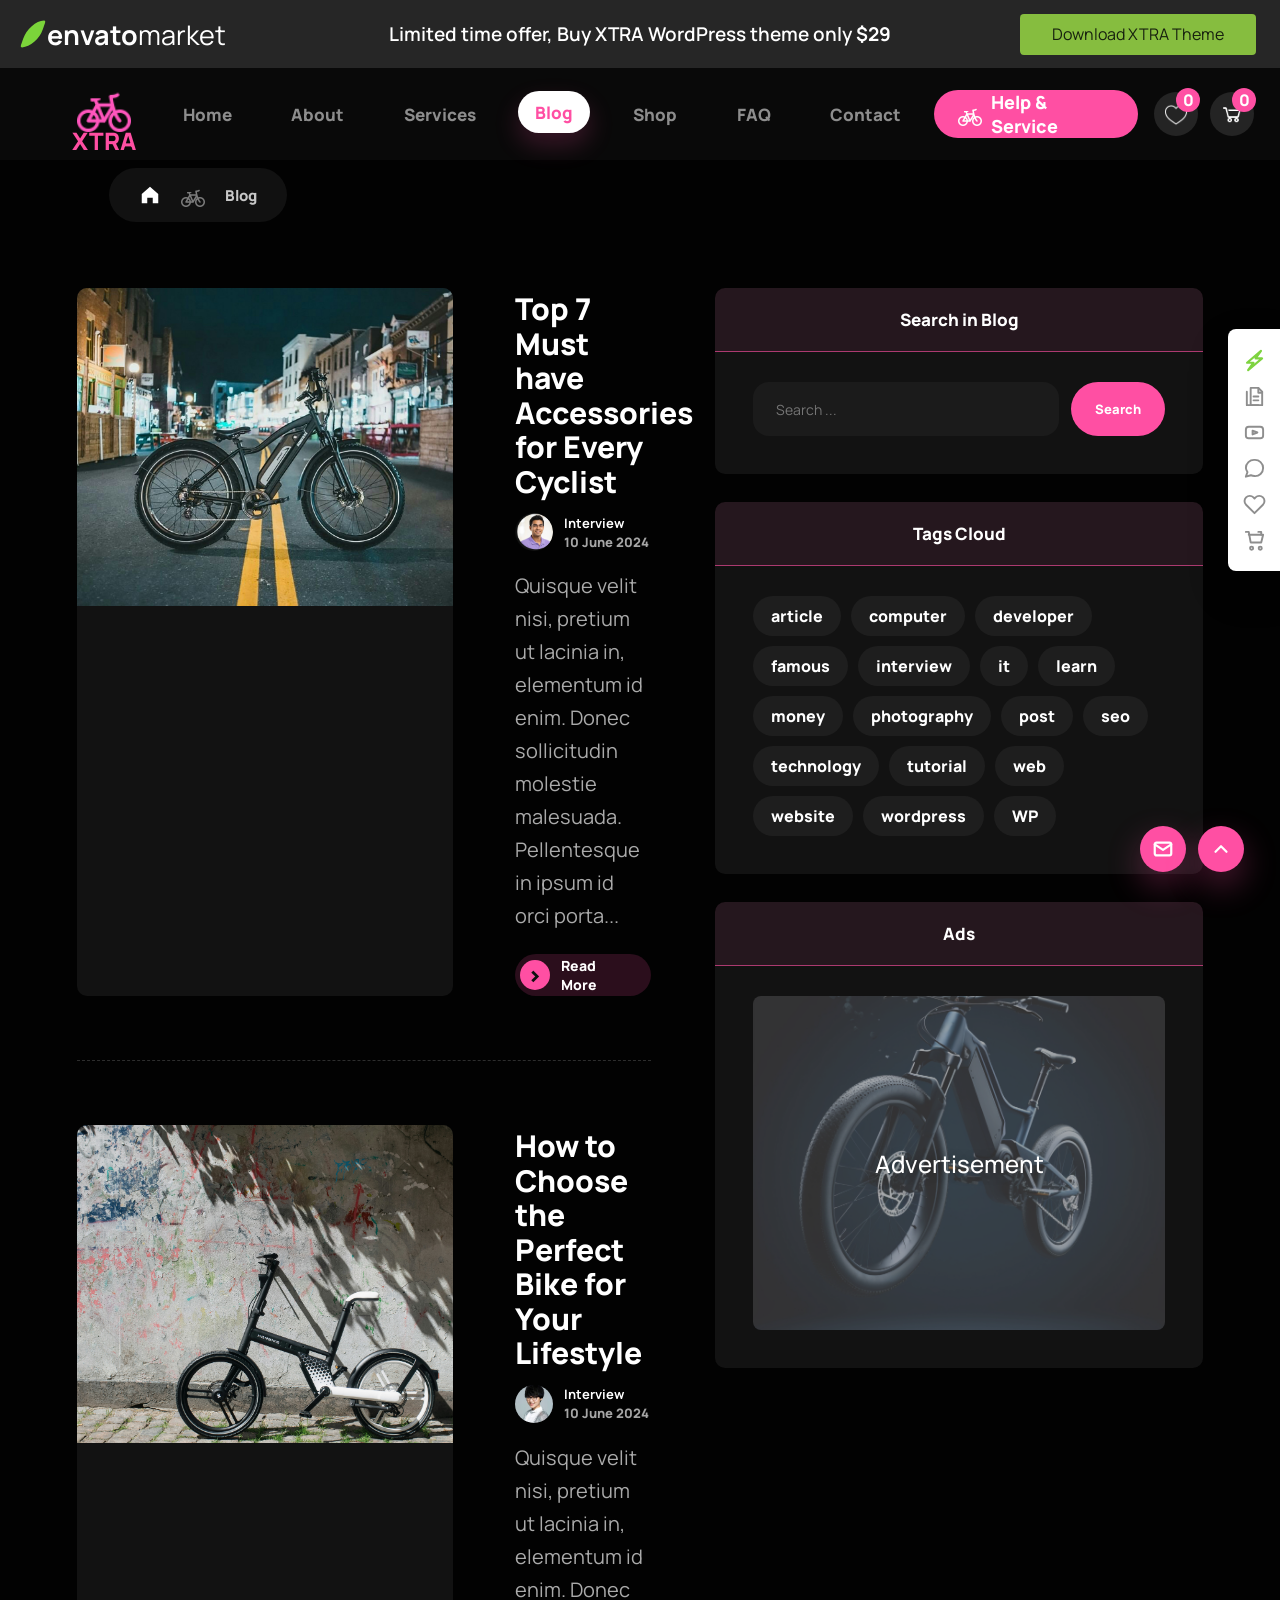
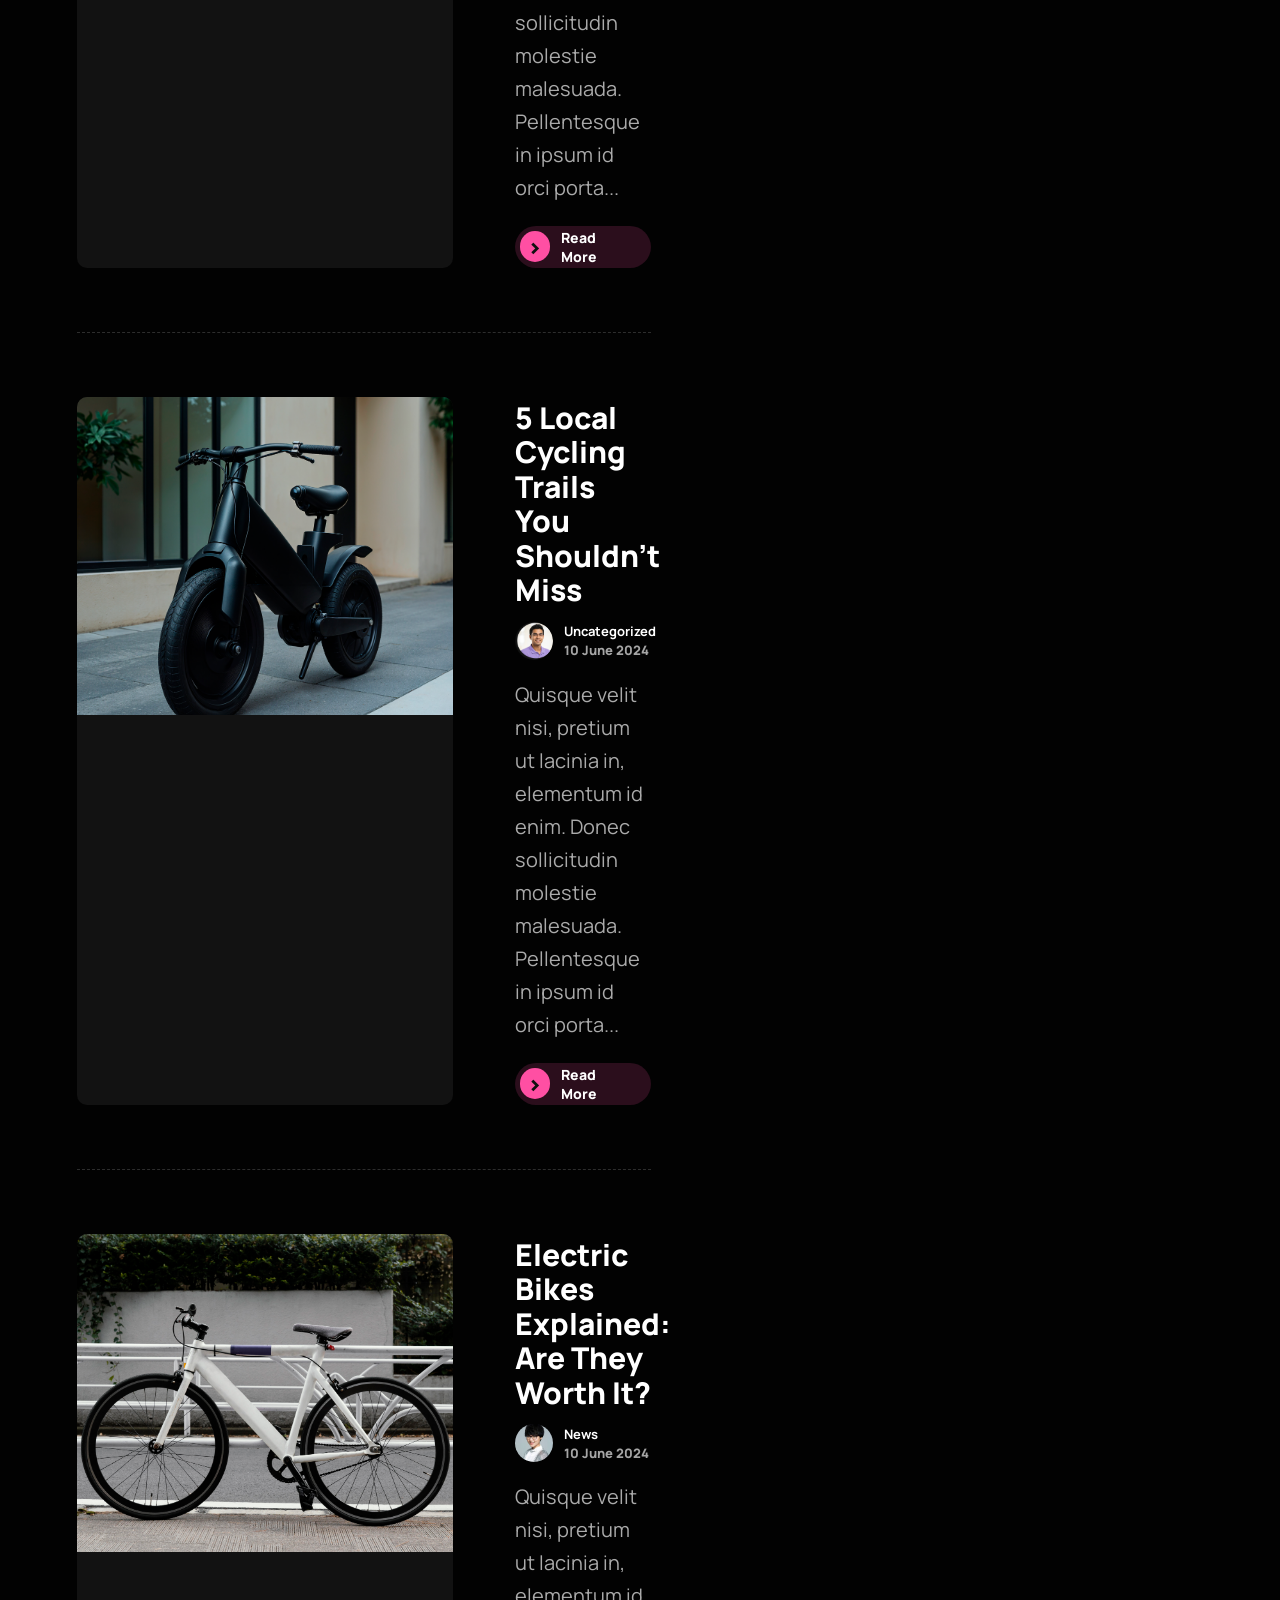
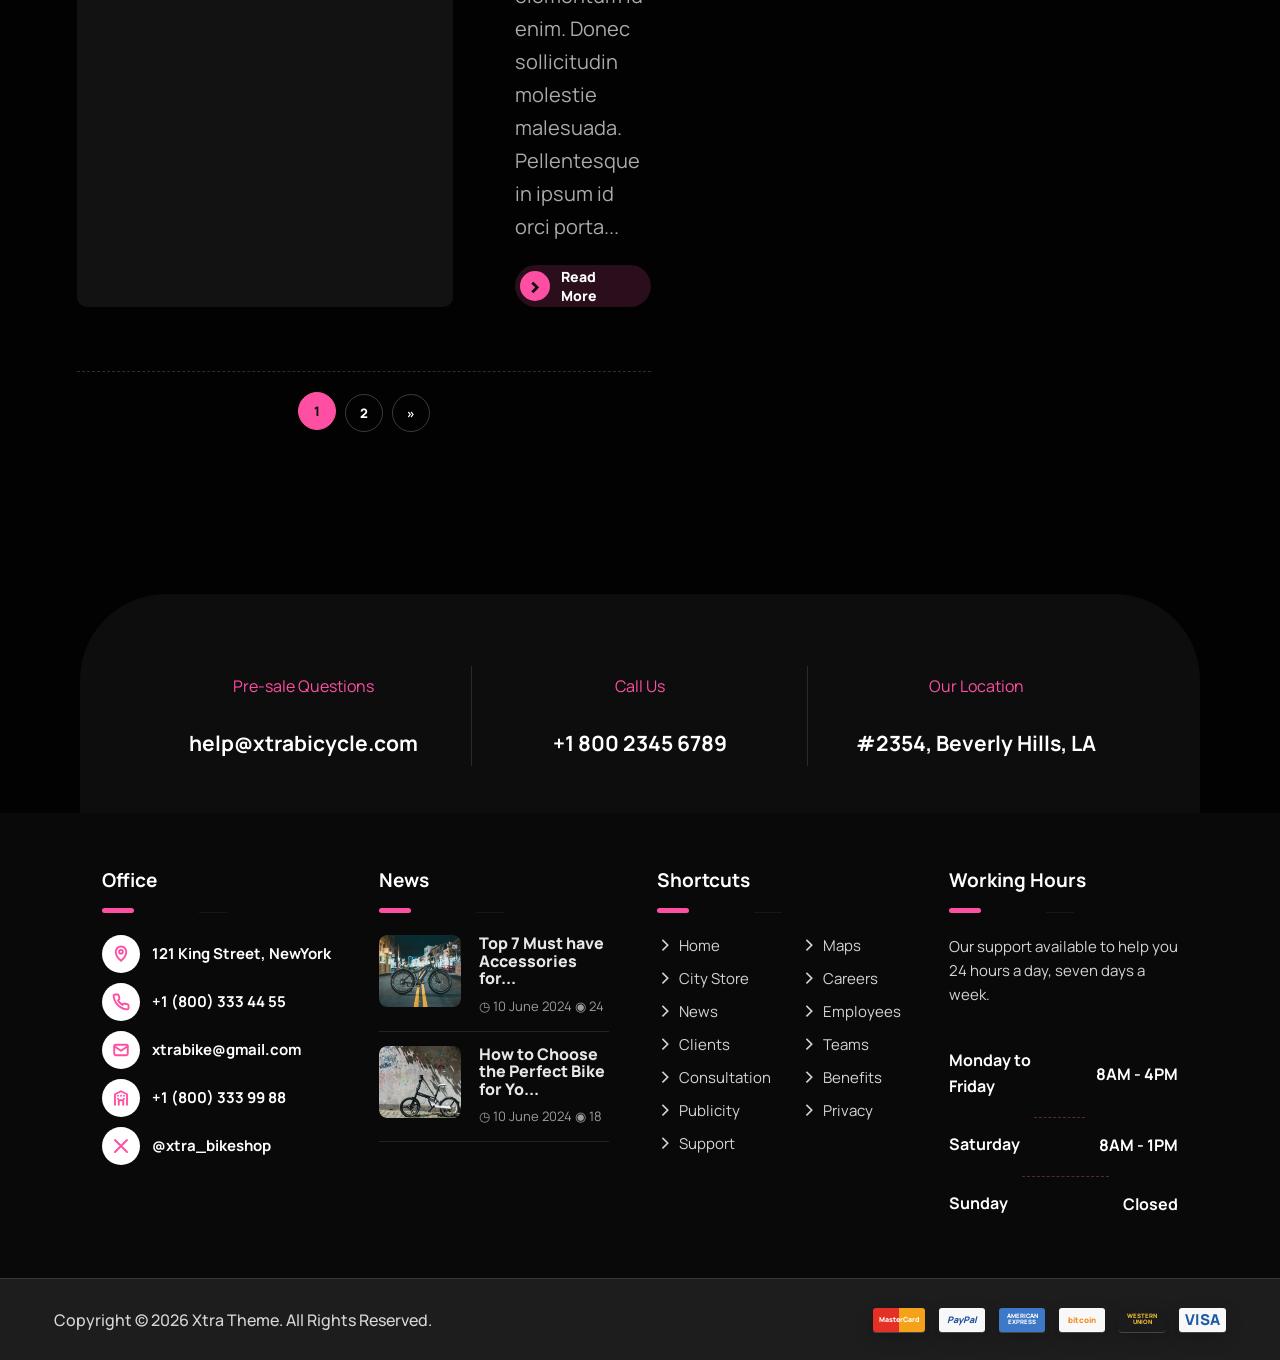
<file: html/blog.html>
<!DOCTYPE html>
<html lang="en">
<head>
  <meta charset="UTF-8">
  <meta name="viewport" content="width=device-width, initial-scale=1.0">
  <title>Blog - XTRA Bicycle Shop</title>
  <link rel="preconnect" href="https://fonts.googleapis.com">
  <link rel="preconnect" href="https://fonts.gstatic.com" crossorigin>
  <link href="https://fonts.googleapis.com/css2?family=Manrope:wght@400;500;600;700;800&display=swap" rel="stylesheet">
  <link rel="stylesheet" href="../css/styles.css">
</head>
<body class="inner-page blog-page">
  <div class="top-offer">
    <a class="envato-logo" href="#" aria-label="Envato Market">
      <span class="envato-leaf"></span>
      <strong>envato</strong><span>market</span>
    </a>
    <p>Limited time offer, Buy XTRA WordPress theme only <strong>$29</strong></p>
    <a class="download-theme" href="#">Download XTRA Theme</a>
  </div>

  <header class="site-header">
    <a class="logo" href="index.html" aria-label="Bike Shop home">
      <span class="logo-mark"><img src="../img/icons8-bike-48.png" alt=""></span>
      <span>XTRA</span>
    </a>

    <nav class="main-nav" aria-label="Main navigation">
      <a href="index.html">Home</a>
      <div class="nav-dropdown">
        <a href="about.html">About</a>
        <div class="dropdown-menu">
          <a href="about.html">Submenu 1</a>
          <div class="dropdown-submenu">
            <a href="services.html">Dropdown menu <span>&rsaquo;</span></a>
            <div class="dropdown-menu sub-menu">
              <a href="services.html">Submenu 1</a>
              <a href="shop.html">Submenu 2</a>
            </div>
          </div>
          <a href="faq.html">Submenu 2</a>
        </div>
      </div>
      <a href="services.html">Services</a>
      <a class="active" href="blog.html">Blog</a>
      <a href="shop.html">Shop</a>
      <a href="faq.html">FAQ</a>
      <a href="contact.html">Contact</a>
    </nav>

    <a class="support-link" href="contact.html">
      <span class="support-bike"><img src="../img/icons8-bike-48.png" alt=""></span>
      <span>Help & Service</span>
    </a>

    <div class="header-actions" aria-label="Shop actions">
      <a class="header-icon" href="#" aria-label="Wishlist">
        <img src="../img/icons8-heart-50.png" alt="">
        <span>0</span>
      </a>
      <a class="header-icon" href="#" aria-label="Cart">
        <img src="../img/icons8-cart-64.png" alt="">
        <span>0</span>
        <div class="cart-popover" role="status">
          <div class="cart-empty-box">
            <img src="../img/icons8-cart-64.png" alt="">
            <p>Your cart is empty ? start shopping</p>
          </div>
        </div>
      </a>
    </div>
  </header>

  <main>
    <div class="crumb-band">
      <nav class="page-crumb" aria-label="Breadcrumb">
      <a class="crumb-home" href="index.html" aria-label="Home">
        <svg viewBox="0 0 24 24"><path d="M3 10.8 12 3l9 7.8V21h-6v-6H9v6H3z"/></svg>
      </a>
      <span class="crumb-bike" aria-hidden="true"><img src="../img/icons8-bike-48.png" alt=""></span>
      <span>Blog</span>
    </nav>
    </div>

    <section class="blog-listing" aria-label="Bike shop blog">
      <div class="blog-layout">
        <div class="blog-post-list">
          <article class="blog-list-post">
            <a class="blog-list-image" href="#">
              <img src="../img/himiway-bikes-H42qjX8SG80-unsplash.jpg" alt="Cyclist riding at sunset">
            </a>
            <div class="blog-list-copy">
              <h2><a href="#">Top 7 Must have Accessories for Every Cyclist</a></h2>
              <div class="blog-meta">
                <img src="../img/testimonial-antonio-new.jpg" alt="">
                <span><strong>Interview</strong>10 June 2024</span>
              </div>
              <p>Quisque velit nisi, pretium ut lacinia in, elementum id enim. Donec sollicitudin molestie malesuada. Pellentesque in ipsum id orci porta...</p>
              <a class="read-more" href="#"><span>&rsaquo;</span>Read More</a>
            </div>
          </article>

          <article class="blog-list-post">
            <a class="blog-list-image" href="#">
              <img src="../img/honbike-IdYBkGBBVzg-unsplash.jpg" alt="Cyclist legs beside a bike">
            </a>
            <div class="blog-list-copy">
              <h2><a href="#">How to Choose the Perfect Bike for Your Lifestyle</a></h2>
              <div class="blog-meta">
                <img src="../img/testimonial-sarah.jpg" alt="">
                <span><strong>Interview</strong>10 June 2024</span>
              </div>
              <p>Quisque velit nisi, pretium ut lacinia in, elementum id enim. Donec sollicitudin molestie malesuada. Pellentesque in ipsum id orci porta...</p>
              <a class="read-more" href="#"><span>&rsaquo;</span>Read More</a>
            </div>
          </article>

          <article class="blog-list-post">
            <a class="blog-list-image" href="#">
              <img src="../img/close-up-minimal-bicycle-outdoor.jpg" alt="Bike at golden hour">
            </a>
            <div class="blog-list-copy">
              <h2><a href="#">5 Local Cycling Trails You Shouldn't Miss</a></h2>
              <div class="blog-meta">
                <img src="../img/testimonial-antonio.jpg" alt="">
                <span><strong>Uncategorized</strong>10 June 2024</span>
              </div>
              <p>Quisque velit nisi, pretium ut lacinia in, elementum id enim. Donec sollicitudin molestie malesuada. Pellentesque in ipsum id orci porta...</p>
              <a class="read-more" href="#"><span>&rsaquo;</span>Read More</a>
            </div>
          </article>

          <article class="blog-list-post">
            <a class="blog-list-image" href="#">
              <img src="../img/white-bicycle-with-black-details.jpg" alt="Bikes resting in the evening">
            </a>
            <div class="blog-list-copy">
              <h2><a href="#">Electric Bikes Explained: Are They Worth It?</a></h2>
              <div class="blog-meta">
                <img src="../img/testimonial-sarah.jpg" alt="">
                <span><strong>News</strong>10 June 2024</span>
              </div>
              <p>Quisque velit nisi, pretium ut lacinia in, elementum id enim. Donec sollicitudin molestie malesuada. Pellentesque in ipsum id orci porta...</p>
              <a class="read-more" href="#"><span>&rsaquo;</span>Read More</a>
            </div>
          </article>

          <nav class="blog-pagination" aria-label="Blog pagination">
            <a class="active" href="#">1</a>
            <a href="#">2</a>
            <a href="#" aria-label="Next page">&raquo;</a>
          </nav>
        </div>

        <aside class="blog-sidebar" aria-label="Blog sidebar">
          <section class="blog-widget">
            <h3>Search in Blog</h3>
            <form class="blog-search-form">
              <input type="search" aria-label="Search blog" placeholder="Search ...">
              <button type="submit">Search</button>
            </form>
          </section>

          <section class="blog-widget">
            <h3>Tags Cloud</h3>
            <div class="tag-cloud">
              <a href="#">article</a>
              <a href="#">computer</a>
              <a href="#">developer</a>
              <a href="#">famous</a>
              <a href="#">interview</a>
              <a href="#">it</a>
              <a href="#">learn</a>
              <a href="#">money</a>
              <a href="#">photography</a>
              <a href="#">post</a>
              <a href="#">seo</a>
              <a href="#">technology</a>
              <a href="#">tutorial</a>
              <a href="#">web</a>
              <a href="#">website</a>
              <a href="#">wordpress</a>
              <a href="#">WP</a>
            </div>
          </section>

          <section class="blog-widget">
            <h3>Ads</h3>
            <a class="blog-ad" href="#" aria-label="Advertisement">
              <img src="../img/cool-bicycle-studio.jpg" alt="">
              <span>Advertisement</span>
            </a>
          </section>
        </aside>
      </div>
    </section>
  </main>

  <footer id="contact" class="site-footer">
    <div class="contact-strip">
      <div>
        <span>Pre-sale Questions</span>
        <strong>help@xtrabicycle.com</strong>
      </div>
      <div>
        <span>Call Us</span>
        <strong>+1 800 2345 6789</strong>
      </div>
      <div>
        <span>Our Location</span>
        <strong>#2354, Beverly Hills, LA</strong>
      </div>
    </div>

    <div class="footer-grid">
      <div class="footer-col office-col">
        <h3>Office</h3>
        <p><span class="footer-icon" aria-hidden="true"><svg viewBox="0 0 24 24"><path d="M12 21s7-5.5 7-12a7 7 0 0 0-14 0c0 6.5 7 12 7 12Z"/><circle cx="12" cy="9" r="2.5"/></svg></span>121 King Street, NewYork</p>
        <p><span class="footer-icon" aria-hidden="true"><svg viewBox="0 0 24 24"><path d="M22 16.9v3a2 2 0 0 1-2.2 2 19.7 19.7 0 0 1-8.6-3.1 19.2 19.2 0 0 1-5.9-5.9A19.7 19.7 0 0 1 2.1 4.2 2 2 0 0 1 4.1 2h3a2 2 0 0 1 2 1.7c.1 1 .4 2 .7 2.9a2 2 0 0 1-.5 2.1L8.1 9.9a16 16 0 0 0 6 6l1.2-1.2a2 2 0 0 1 2.1-.5c.9.3 1.9.6 2.9.7a2 2 0 0 1 1.7 2Z"/></svg></span>+1 (800) 333 44 55</p>
        <p><span class="footer-icon" aria-hidden="true"><svg viewBox="0 0 24 24"><rect x="3" y="5" width="18" height="14" rx="2"/><path d="m3 7 9 6 9-6"/></svg></span>xtrabike@gmail.com</p>
        <p><span class="footer-icon" aria-hidden="true"><svg viewBox="0 0 24 24"><path d="M4 21V7l8-4 8 4v14"/><path d="M9 21v-6h6v6"/><path d="M8 9h.01M12 9h.01M16 9h.01M8 13h.01M16 13h.01"/></svg></span>+1 (800) 333 99 88</p>
        <p><span class="footer-icon" aria-hidden="true"><svg viewBox="0 0 24 24"><path d="m4 4 16 16M20 4 4 20"/></svg></span>@xtra_bikeshop</p>
      </div>
      <div class="footer-col news-col" id="blog">
        <h3>News</h3>
        <article>
          <div class="news-thumb">
            <img src="../img/himiway-bikes-H42qjX8SG80-unsplash.jpg" alt="">
            <span class="news-hover-icon" aria-hidden="true"><svg viewBox="0 0 24 24"><path d="M10 13a5 5 0 0 0 7.1 0l2-2a5 5 0 0 0-7.1-7.1l-1.2 1.2"/><path d="M14 11a5 5 0 0 0-7.1 0l-2 2A5 5 0 0 0 12 20.1l1.2-1.2"/></svg></span>
          </div>
          <div>
            <a href="#">Top 7 Must have Accessories for...</a>
            <span>◷ 10 June 2024  ◉ 24</span>
          </div>
        </article>
        <article>
          <div class="news-thumb">
            <img src="../img/honbike-IdYBkGBBVzg-unsplash.jpg" alt="">
            <span class="news-hover-icon" aria-hidden="true"><svg viewBox="0 0 24 24"><path d="M10 13a5 5 0 0 0 7.1 0l2-2a5 5 0 0 0-7.1-7.1l-1.2 1.2"/><path d="M14 11a5 5 0 0 0-7.1 0l-2 2A5 5 0 0 0 12 20.1l1.2-1.2"/></svg></span>
          </div>
          <div>
            <a href="#">How to Choose the Perfect Bike for Yo...</a>
            <span>◷ 10 June 2024  ◉ 18</span>
          </div>
        </article>
      </div>
      <div class="footer-col shortcuts-col">
        <h3>Shortcuts</h3>
        <div class="shortcut-grid">
          <a href="#">Home</a>
          <a href="#">Maps</a>
          <a href="#">City Store</a>
          <a href="#">Careers</a>
          <a href="#">News</a>
          <a href="#">Employees</a>
          <a href="#">Clients</a>
          <a href="#">Teams</a>
          <a href="#">Consultation</a>
          <a href="#">Benefits</a>
          <a href="#">Publicity</a>
          <a href="#">Privacy</a>
          <a href="#">Support</a>
        </div>
      </div>
      <div class="footer-col hours-col">
        <h3>Working Hours</h3>
        <p>Our support available to help you 24 hours a day, seven days a week.</p>
        <div class="hours-row"><span>Monday to Friday</span><strong>8AM - 4PM</strong></div>
        <div class="hours-row"><span>Saturday</span><strong>8AM - 1PM</strong></div>
        <div class="hours-row"><span>Sunday</span><strong>Closed</strong></div>
      </div>
    </div>

    <div class="footer-bottom">
      <span>Copyright © 2026 Xtra Theme. All Rights Reserved.</span>
      <div class="payment-methods" aria-label="Payment methods">
        <span class="pay-card mastercard">MasterCard</span>
        <span class="pay-card paypal">PayPal</span>
        <span class="pay-card amex">AMERICAN<br>EXPRESS</span>
        <span class="pay-card bitcoin">bitcoin</span>
        <span class="pay-card western">WESTERN<br>UNION</span>
        <span class="pay-card visa">VISA</span>
      </div>
    </div>
  </footer>

  <div class="footer-actions" aria-label="Footer quick actions">
    <a class="footer-action" href="mailto:xtrabike@gmail.com" aria-label="Email us">
      <svg viewBox="0 0 24 24"><rect x="3" y="5" width="18" height="14" rx="2"/><path d="m3 7 9 6 9-6"/></svg>
    </a>
    <a class="footer-action scroll-top" href="#" aria-label="Back to top">
      <svg viewBox="0 0 24 24"><path d="m6 15 6-6 6 6"/></svg>
    </a>
  </div>

  <div class="side-tools" aria-label="Quick tools">
    <button type="button" class="active" aria-label="XTRA tools" data-tooltip="Showcase">
      <svg viewBox="0 0 24 24"><path d="M18 3 5 14h6l-5 7 13-11h-6l5-7Z"/></svg>
    </button>
    <button type="button" aria-label="Documentation" data-tooltip="Documentation">
      <svg viewBox="0 0 24 24"><path d="M8 3h8l4 4v14H8z"/><path d="M16 3v5h4"/><path d="M4 7v14h12"/><path d="M11 12h5M11 16h5"/></svg>
    </button>
    <button type="button" aria-label="Video preview" data-tooltip="Video">
      <svg viewBox="0 0 24 24"><rect x="3" y="6" width="18" height="12" rx="3"/><path d="m10 10 5 2-5 2z"/></svg>
    </button>
    <button type="button" aria-label="Support chat" data-tooltip="Support">
      <svg viewBox="0 0 24 24"><path d="M21 11.5a8.4 8.4 0 0 1-9 8.4 8.9 8.9 0 0 1-3.8-.9L3 20.5l1.7-4.8A8.2 8.2 0 0 1 3 11.5 8.5 8.5 0 0 1 12 3a8.5 8.5 0 0 1 9 8.5Z"/></svg>
    </button>
    <button type="button" aria-label="Wishlist" data-tooltip="Wishlist">
      <svg viewBox="0 0 24 24"><path d="M20.8 4.6a5.4 5.4 0 0 0-7.7 0L12 5.8l-1.1-1.2a5.4 5.4 0 0 0-7.7 7.7L12 21l8.8-8.7a5.4 5.4 0 0 0 0-7.7Z"/></svg>
    </button>
    <button type="button" aria-label="Cart" data-tooltip="Cart">
      <svg viewBox="0 0 24 24"><path d="M6 6h15l-2 8H8L6 3H3"/><circle cx="9" cy="20" r="1.6"/><circle cx="18" cy="20" r="1.6"/><path d="M16 3h3v3"/></svg>
    </button>
  </div>

  <div class="toast" id="toast" role="status" aria-live="polite"></div>
  <script src="../js/script.js"></script>
</body>
</html>
</file>
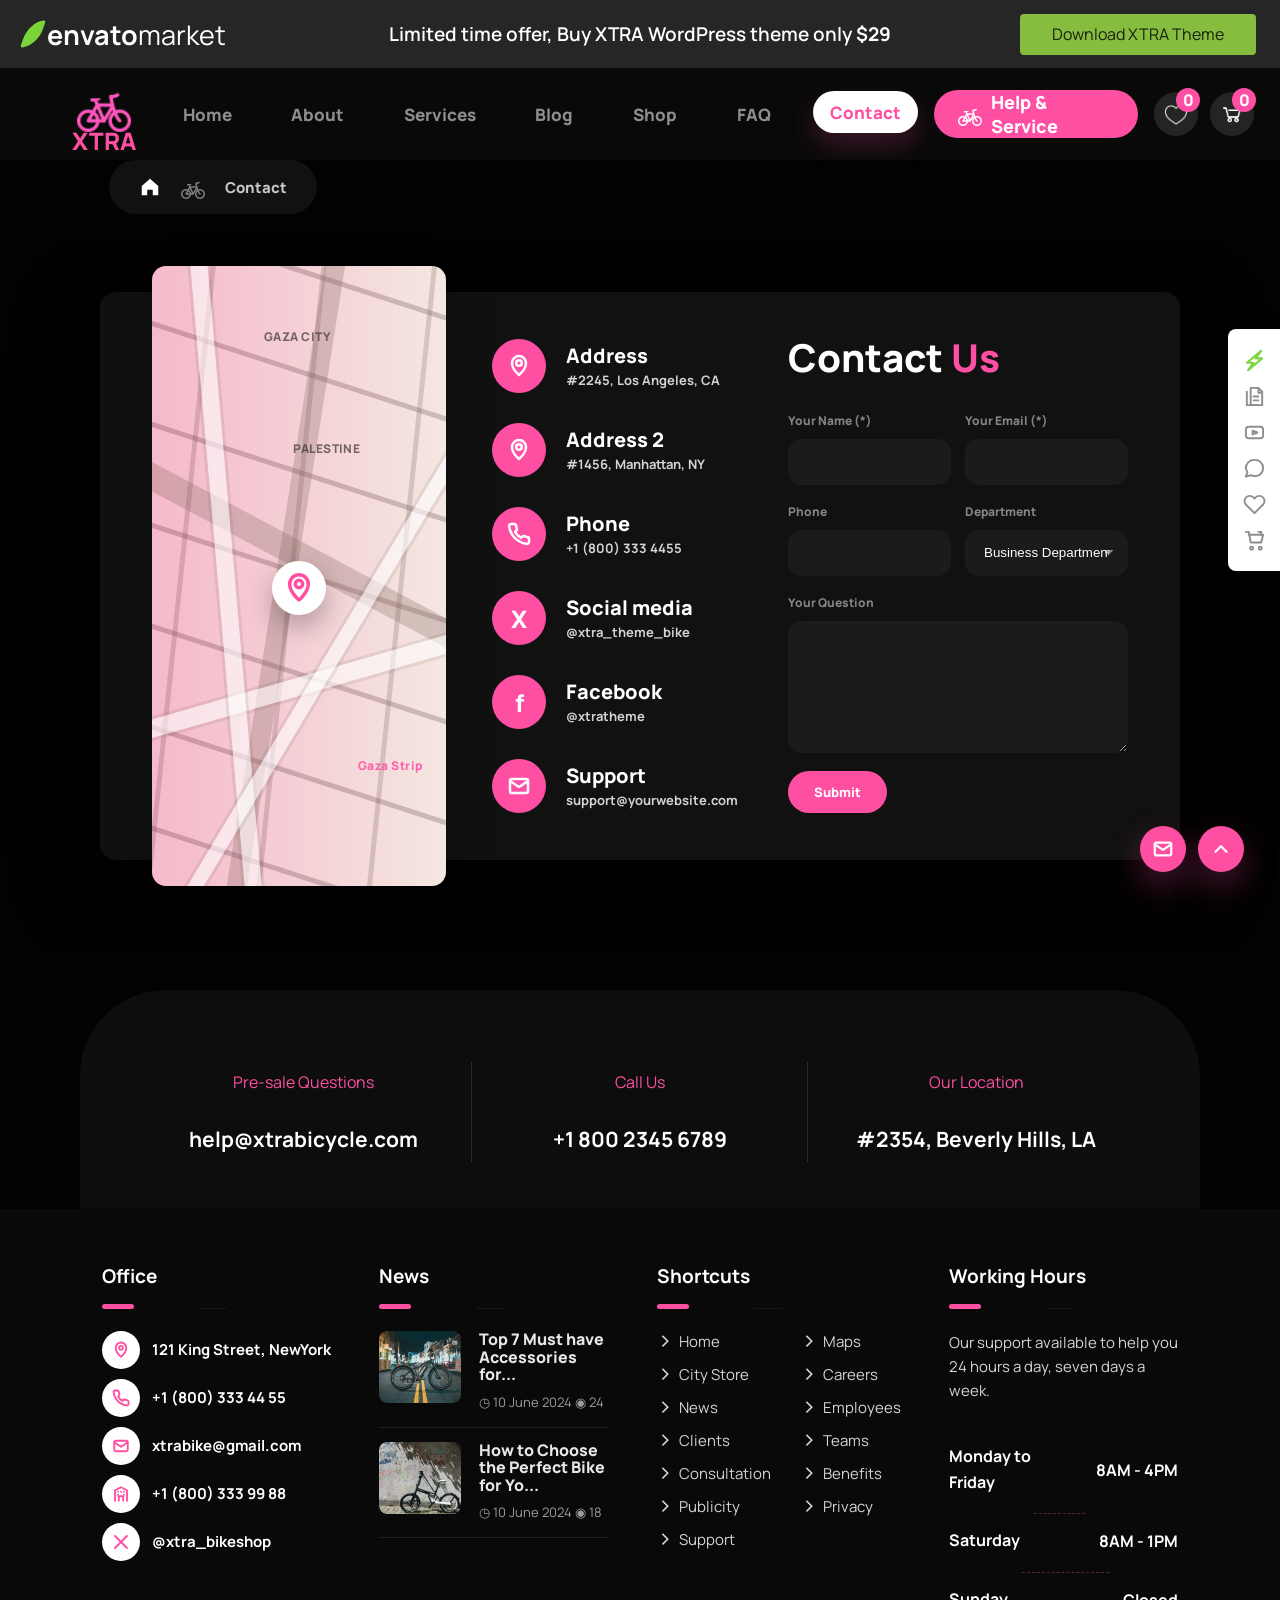
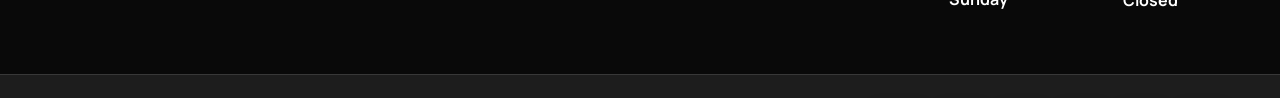
<file: html/contact.html>
<!DOCTYPE html>
<html lang="en">
<head>
  <meta charset="UTF-8">
  <meta name="viewport" content="width=device-width, initial-scale=1.0">
  <title>Contact - XTRA Bicycle Shop</title>
  <link rel="preconnect" href="https://fonts.googleapis.com">
  <link rel="preconnect" href="https://fonts.gstatic.com" crossorigin>
  <link href="https://fonts.googleapis.com/css2?family=Manrope:wght@400;500;600;700;800&display=swap" rel="stylesheet">
  <link rel="stylesheet" href="../css/styles.css">
</head>
<body class="inner-page">
  <div class="top-offer">
    <a class="envato-logo" href="#" aria-label="Envato Market">
      <span class="envato-leaf"></span>
      <strong>envato</strong><span>market</span>
    </a>
    <p>Limited time offer, Buy XTRA WordPress theme only <strong>$29</strong></p>
    <a class="download-theme" href="#">Download XTRA Theme</a>
  </div>

  <header class="site-header">
    <a class="logo" href="index.html" aria-label="Bike Shop home">
      <span class="logo-mark"><img src="../img/icons8-bike-48.png" alt=""></span>
      <span>XTRA</span>
    </a>

    <nav class="main-nav" aria-label="Main navigation">
      <a href="index.html">Home</a>
      <div class="nav-dropdown">
        <a href="about.html">About</a>
        <div class="dropdown-menu">
          <a href="about.html">Submenu 1</a>
          <div class="dropdown-submenu">
            <a href="services.html">Dropdown menu <span>&rsaquo;</span></a>
            <div class="dropdown-menu sub-menu">
              <a href="services.html">Submenu 1</a>
              <a href="shop.html">Submenu 2</a>
            </div>
          </div>
          <a href="faq.html">Submenu 2</a>
        </div>
      </div>
      <a href="services.html">Services</a>
      <a href="blog.html">Blog</a>
      <a href="shop.html">Shop</a>
      <a href="faq.html">FAQ</a>
      <a class="active" href="contact.html">Contact</a>
    </nav>

    <a class="support-link" href="contact.html">
      <span class="support-bike"><img src="../img/icons8-bike-48.png" alt=""></span>
      <span>Help & Service</span>
    </a>

    <div class="header-actions" aria-label="Shop actions">
      <a class="header-icon" href="#" aria-label="Wishlist">
        <img src="../img/icons8-heart-50.png" alt="">
        <span>0</span>
      </a>
      <a class="header-icon" href="#" aria-label="Cart">
        <img src="../img/icons8-cart-64.png" alt="">
        <span>0</span>
        <div class="cart-popover" role="status">
          <div class="cart-empty-box">
            <img src="../img/icons8-cart-64.png" alt="">
            <p>Your cart is empty ? start shopping</p>
          </div>
        </div>
      </a>
    </div>
  </header>

  <main>
    <div class="crumb-band">
      <nav class="page-crumb" aria-label="Breadcrumb">
      <a class="crumb-home" href="index.html" aria-label="Home">
        <svg viewBox="0 0 24 24"><path d="M3 10.8 12 3l9 7.8V21h-6v-6H9v6H3z"/></svg>
      </a>
      <span class="crumb-bike" aria-hidden="true"><img src="../img/icons8-bike-48.png" alt=""></span>
      <span>Contact</span>
    </nav>
    </div>
    <section class="contact-showcase section-pad">
      <div class="contact-panel">
        <a class="contact-map" href="https://www.google.com/maps/search/?api=1&query=Gaza%20Strip%2C%20Palestine" target="_blank" rel="noopener" aria-label="Open Gaza Strip, Palestine on Google Maps">
          <span class="map-label label-west">GAZA CITY</span>
          <span class="map-label label-soho">PALESTINE</span>
          <span class="map-label label-bridge">Gaza Strip</span>
          <span class="map-road road-one"></span>
          <span class="map-road road-two"></span>
          <span class="map-road road-three"></span>
          <span class="map-pin" aria-hidden="true">
            <svg viewBox="0 0 24 24"><path d="M12 21s7-5.8 7-12a7 7 0 0 0-14 0c0 6.2 7 12 7 12Z"/><circle cx="12" cy="9" r="2.8"/></svg>
          </span>
        </a>

        <div class="contact-details">
          <article class="contact-info-item">
            <span class="contact-info-icon">
              <svg viewBox="0 0 24 24"><path d="M12 21s7-5.8 7-12a7 7 0 0 0-14 0c0 6.2 7 12 7 12Z"/><circle cx="12" cy="9" r="2.8"/></svg>
            </span>
            <div>
              <h2>Address</h2>
              <p>#2245, Los Angeles, CA</p>
            </div>
          </article>
          <article class="contact-info-item">
            <span class="contact-info-icon">
              <svg viewBox="0 0 24 24"><path d="M12 21s7-5.8 7-12a7 7 0 0 0-14 0c0 6.2 7 12 7 12Z"/><circle cx="12" cy="9" r="2.8"/></svg>
            </span>
            <div>
              <h2>Address 2</h2>
              <p>#1456, Manhattan, NY</p>
            </div>
          </article>
          <article class="contact-info-item">
            <span class="contact-info-icon">
              <svg viewBox="0 0 24 24"><path d="M22 16.9v3a2 2 0 0 1-2.2 2 19.7 19.7 0 0 1-8.6-3.1 19.2 19.2 0 0 1-5.9-5.9A19.7 19.7 0 0 1 2.1 4.2 2 2 0 0 1 4.1 2h3a2 2 0 0 1 2 1.7c.1 1 .4 2 .7 2.9a2 2 0 0 1-.5 2.1L8.1 9.9a16 16 0 0 0 6 6l1.2-1.2a2 2 0 0 1 2.1-.5c.9.3 1.9.6 2.9.7a2 2 0 0 1 1.7 2Z"/></svg>
            </span>
            <div>
              <h2>Phone</h2>
              <p>+1 (800) 333 4455</p>
            </div>
          </article>
          <article class="contact-info-item">
            <span class="contact-info-icon">X</span>
            <div>
              <h2>Social media</h2>
              <p>@xtra_theme_bike</p>
            </div>
          </article>
          <article class="contact-info-item">
            <span class="contact-info-icon">f</span>
            <div>
              <h2>Facebook</h2>
              <p>@xtratheme</p>
            </div>
          </article>
          <article class="contact-info-item">
            <span class="contact-info-icon">
              <svg viewBox="0 0 24 24"><rect x="3" y="5" width="18" height="14" rx="2"/><path d="m3 7 9 6 9-6"/></svg>
            </span>
            <div>
              <h2>Support</h2>
              <p>support@yourwebsite.com</p>
            </div>
          </article>
        </div>

        <div class="contact-form-box">
          <h1>Contact <span>Us</span></h1>
          <form class="contact-form contact-page-form">
            <label>
              <span>Your Name (*)</span>
              <input type="text" aria-label="Your Name" required>
            </label>
            <label>
              <span>Your Email (*)</span>
              <input type="email" aria-label="Your Email" required>
            </label>
            <label>
              <span>Phone</span>
              <input type="tel" aria-label="Phone">
            </label>
            <label>
              <span>Department</span>
              <select aria-label="Department">
                <option>Business Department</option>
                <option>Repairs Department</option>
                <option>Sales Department</option>
              </select>
            </label>
            <label class="wide">
              <span>Your Question</span>
              <textarea aria-label="Your Question"></textarea>
            </label>
            <button type="submit">Submit</button>
          </form>
        </div>
      </div>
    </section>
  </main>

  <footer id="contact" class="site-footer">
    <div class="contact-strip">
      <div>
        <span>Pre-sale Questions</span>
        <strong>help@xtrabicycle.com</strong>
      </div>
      <div>
        <span>Call Us</span>
        <strong>+1 800 2345 6789</strong>
      </div>
      <div>
        <span>Our Location</span>
        <strong>#2354, Beverly Hills, LA</strong>
      </div>
    </div>

    <div class="footer-grid">
      <div class="footer-col office-col">
        <h3>Office</h3>
        <p><span class="footer-icon" aria-hidden="true"><svg viewBox="0 0 24 24"><path d="M12 21s7-5.5 7-12a7 7 0 0 0-14 0c0 6.5 7 12 7 12Z"/><circle cx="12" cy="9" r="2.5"/></svg></span>121 King Street, NewYork</p>
        <p><span class="footer-icon" aria-hidden="true"><svg viewBox="0 0 24 24"><path d="M22 16.9v3a2 2 0 0 1-2.2 2 19.7 19.7 0 0 1-8.6-3.1 19.2 19.2 0 0 1-5.9-5.9A19.7 19.7 0 0 1 2.1 4.2 2 2 0 0 1 4.1 2h3a2 2 0 0 1 2 1.7c.1 1 .4 2 .7 2.9a2 2 0 0 1-.5 2.1L8.1 9.9a16 16 0 0 0 6 6l1.2-1.2a2 2 0 0 1 2.1-.5c.9.3 1.9.6 2.9.7a2 2 0 0 1 1.7 2Z"/></svg></span>+1 (800) 333 44 55</p>
        <p><span class="footer-icon" aria-hidden="true"><svg viewBox="0 0 24 24"><rect x="3" y="5" width="18" height="14" rx="2"/><path d="m3 7 9 6 9-6"/></svg></span>xtrabike@gmail.com</p>
        <p><span class="footer-icon" aria-hidden="true"><svg viewBox="0 0 24 24"><path d="M4 21V7l8-4 8 4v14"/><path d="M9 21v-6h6v6"/><path d="M8 9h.01M12 9h.01M16 9h.01M8 13h.01M16 13h.01"/></svg></span>+1 (800) 333 99 88</p>
        <p><span class="footer-icon" aria-hidden="true"><svg viewBox="0 0 24 24"><path d="m4 4 16 16M20 4 4 20"/></svg></span>@xtra_bikeshop</p>
      </div>
      <div class="footer-col news-col" id="blog">
        <h3>News</h3>
        <article>
          <div class="news-thumb">
            <img src="../img/himiway-bikes-H42qjX8SG80-unsplash.jpg" alt="">
            <span class="news-hover-icon" aria-hidden="true"><svg viewBox="0 0 24 24"><path d="M10 13a5 5 0 0 0 7.1 0l2-2a5 5 0 0 0-7.1-7.1l-1.2 1.2"/><path d="M14 11a5 5 0 0 0-7.1 0l-2 2A5 5 0 0 0 12 20.1l1.2-1.2"/></svg></span>
          </div>
          <div>
            <a href="#">Top 7 Must have Accessories for...</a>
            <span>◷ 10 June 2024  ◉ 24</span>
          </div>
        </article>
        <article>
          <div class="news-thumb">
            <img src="../img/honbike-IdYBkGBBVzg-unsplash.jpg" alt="">
            <span class="news-hover-icon" aria-hidden="true"><svg viewBox="0 0 24 24"><path d="M10 13a5 5 0 0 0 7.1 0l2-2a5 5 0 0 0-7.1-7.1l-1.2 1.2"/><path d="M14 11a5 5 0 0 0-7.1 0l-2 2A5 5 0 0 0 12 20.1l1.2-1.2"/></svg></span>
          </div>
          <div>
            <a href="#">How to Choose the Perfect Bike for Yo...</a>
            <span>◷ 10 June 2024  ◉ 18</span>
          </div>
        </article>
      </div>
      <div class="footer-col shortcuts-col">
        <h3>Shortcuts</h3>
        <div class="shortcut-grid">
          <a href="#">Home</a>
          <a href="#">Maps</a>
          <a href="#">City Store</a>
          <a href="#">Careers</a>
          <a href="#">News</a>
          <a href="#">Employees</a>
          <a href="#">Clients</a>
          <a href="#">Teams</a>
          <a href="#">Consultation</a>
          <a href="#">Benefits</a>
          <a href="#">Publicity</a>
          <a href="#">Privacy</a>
          <a href="#">Support</a>
        </div>
      </div>
      <div class="footer-col hours-col">
        <h3>Working Hours</h3>
        <p>Our support available to help you 24 hours a day, seven days a week.</p>
        <div class="hours-row"><span>Monday to Friday</span><strong>8AM - 4PM</strong></div>
        <div class="hours-row"><span>Saturday</span><strong>8AM - 1PM</strong></div>
        <div class="hours-row"><span>Sunday</span><strong>Closed</strong></div>
      </div>
    </div>

    <div class="footer-bottom">
      <span>Copyright © 2026 Xtra Theme. All Rights Reserved.</span>
      <div class="payment-methods" aria-label="Payment methods">
        <span class="pay-card mastercard">MasterCard</span>
        <span class="pay-card paypal">PayPal</span>
        <span class="pay-card amex">AMERICAN<br>EXPRESS</span>
        <span class="pay-card bitcoin">bitcoin</span>
        <span class="pay-card western">WESTERN<br>UNION</span>
        <span class="pay-card visa">VISA</span>
      </div>
    </div>
  </footer>

  <div class="footer-actions" aria-label="Footer quick actions">
    <a class="footer-action" href="mailto:xtrabike@gmail.com" aria-label="Email us">
      <svg viewBox="0 0 24 24"><rect x="3" y="5" width="18" height="14" rx="2"/><path d="m3 7 9 6 9-6"/></svg>
    </a>
    <a class="footer-action scroll-top" href="#" aria-label="Back to top">
      <svg viewBox="0 0 24 24"><path d="m6 15 6-6 6 6"/></svg>
    </a>
  </div>

  <div class="side-tools" aria-label="Quick tools">
    <button type="button" class="active" aria-label="XTRA tools" data-tooltip="Showcase">
      <svg viewBox="0 0 24 24"><path d="M18 3 5 14h6l-5 7 13-11h-6l5-7Z"/></svg>
    </button>
    <button type="button" aria-label="Documentation" data-tooltip="Documentation">
      <svg viewBox="0 0 24 24"><path d="M8 3h8l4 4v14H8z"/><path d="M16 3v5h4"/><path d="M4 7v14h12"/><path d="M11 12h5M11 16h5"/></svg>
    </button>
    <button type="button" aria-label="Video preview" data-tooltip="Video">
      <svg viewBox="0 0 24 24"><rect x="3" y="6" width="18" height="12" rx="3"/><path d="m10 10 5 2-5 2z"/></svg>
    </button>
    <button type="button" aria-label="Support chat" data-tooltip="Support">
      <svg viewBox="0 0 24 24"><path d="M21 11.5a8.4 8.4 0 0 1-9 8.4 8.9 8.9 0 0 1-3.8-.9L3 20.5l1.7-4.8A8.2 8.2 0 0 1 3 11.5 8.5 8.5 0 0 1 12 3a8.5 8.5 0 0 1 9 8.5Z"/></svg>
    </button>
    <button type="button" aria-label="Wishlist" data-tooltip="Wishlist">
      <svg viewBox="0 0 24 24"><path d="M20.8 4.6a5.4 5.4 0 0 0-7.7 0L12 5.8l-1.1-1.2a5.4 5.4 0 0 0-7.7 7.7L12 21l8.8-8.7a5.4 5.4 0 0 0 0-7.7Z"/></svg>
    </button>
    <button type="button" aria-label="Cart" data-tooltip="Cart">
      <svg viewBox="0 0 24 24"><path d="M6 6h15l-2 8H8L6 3H3"/><circle cx="9" cy="20" r="1.6"/><circle cx="18" cy="20" r="1.6"/><path d="M16 3h3v3"/></svg>
    </button>
  </div>

  <div class="toast" id="toast" role="status" aria-live="polite"></div>
  <script src="../js/script.js"></script>
</body>
</html>
</file>
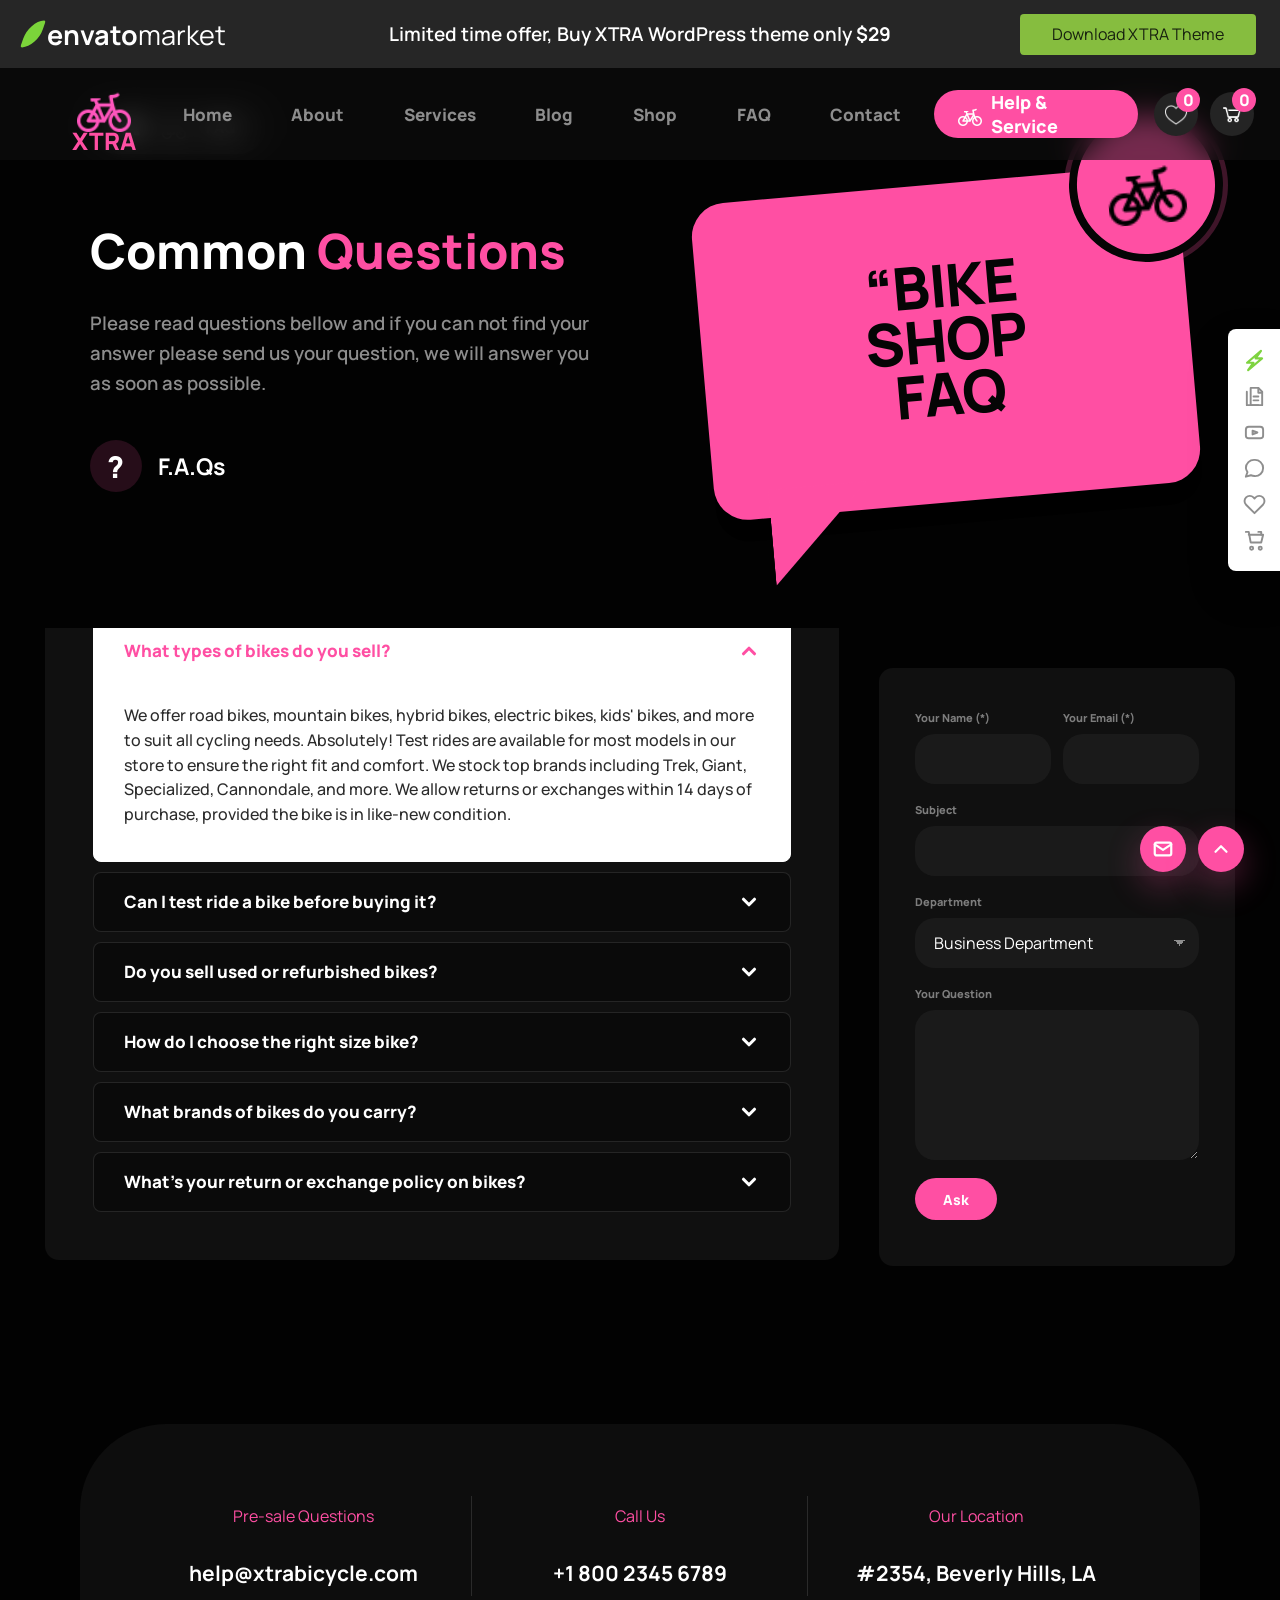
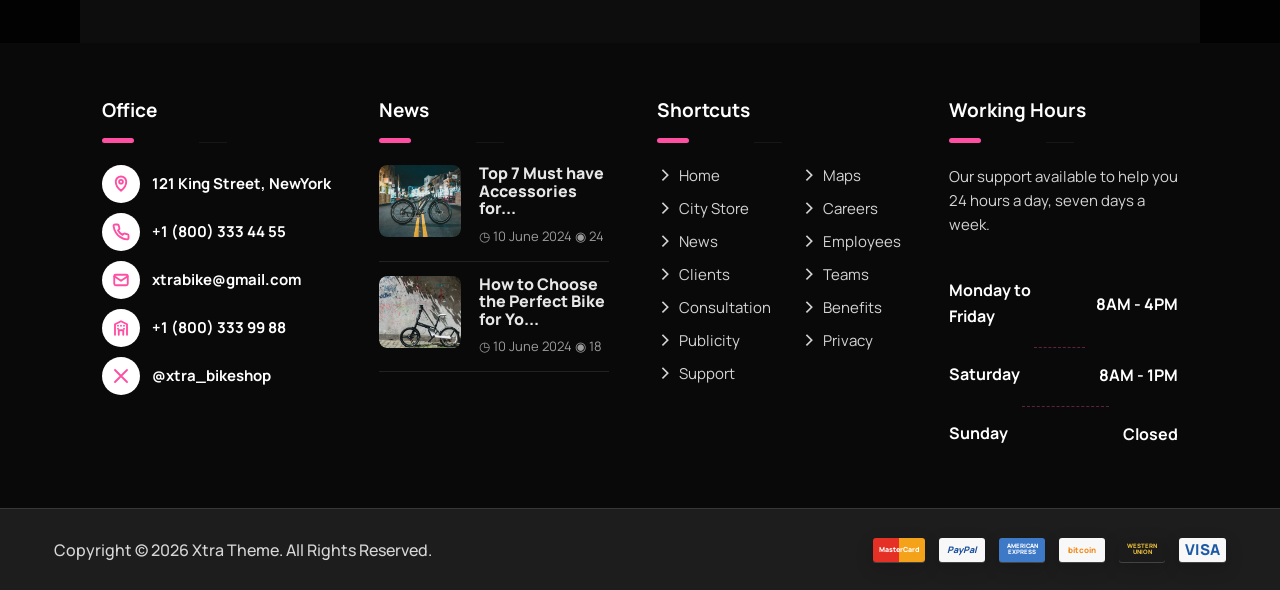
<file: html/faq.html>
<!DOCTYPE html>
<html lang="en">
<head>
  <meta charset="UTF-8">
  <meta name="viewport" content="width=device-width, initial-scale=1.0">
  <title>FAQ - XTRA Bicycle Shop</title>
  <link rel="preconnect" href="https://fonts.googleapis.com">
  <link rel="preconnect" href="https://fonts.gstatic.com" crossorigin>
  <link href="https://fonts.googleapis.com/css2?family=Manrope:wght@400;500;600;700;800&display=swap" rel="stylesheet">
  <link rel="stylesheet" href="../css/styles.css">
</head>
<body class="inner-page faq-page">
  <div class="top-offer">
    <a class="envato-logo" href="#" aria-label="Envato Market">
      <span class="envato-leaf"></span>
      <strong>envato</strong><span>market</span>
    </a>
    <p>Limited time offer, Buy XTRA WordPress theme only <strong>$29</strong></p>
    <a class="download-theme" href="#">Download XTRA Theme</a>
  </div>

  <header class="site-header">
    <a class="logo" href="index.html" aria-label="Bike Shop home">
      <span class="logo-mark"><img src="../img/icons8-bike-48.png" alt=""></span>
      <span>XTRA</span>
    </a>

    <nav class="main-nav" aria-label="Main navigation">
      <a href="index.html">Home</a>
      <div class="nav-dropdown">
        <a href="about.html">About</a>
        <div class="dropdown-menu">
          <a href="about.html">Submenu 1</a>
          <div class="dropdown-submenu">
            <a href="services.html">Dropdown menu <span>&rsaquo;</span></a>
            <div class="dropdown-menu sub-menu">
              <a href="services.html">Submenu 1</a>
              <a href="shop.html">Submenu 2</a>
            </div>
          </div>
          <a href="faq.html">Submenu 2</a>
        </div>
      </div>
      <a href="services.html">Services</a>
      <a href="blog.html">Blog</a>
      <a href="shop.html">Shop</a>
      <a class="active" href="faq.html">FAQ</a>
      <a href="contact.html">Contact</a>
    </nav>

    <a class="support-link" href="contact.html">
      <span class="support-bike"><img src="../img/icons8-bike-48.png" alt=""></span>
      <span>Help & Service</span>
    </a>

    <div class="header-actions" aria-label="Shop actions">
      <a class="header-icon" href="#" aria-label="Wishlist">
        <img src="../img/icons8-heart-50.png" alt="">
        <span>0</span>
      </a>
      <a class="header-icon" href="#" aria-label="Cart">
        <img src="../img/icons8-cart-64.png" alt="">
        <span>0</span>
        <div class="cart-popover" role="status">
          <div class="cart-empty-box">
            <img src="../img/icons8-cart-64.png" alt="">
            <p>Your cart is empty ? start shopping</p>
          </div>
        </div>
      </a>
    </div>
  </header>

  <main>
    <section class="faq-showcase" aria-labelledby="faq-showcase-title">
      <nav class="page-crumb faq-showcase-crumb" aria-label="Breadcrumb">
        <a class="crumb-home" href="index.html" aria-label="Home">
          <svg viewBox="0 0 24 24"><path d="M3 10.8 12 3l9 7.8V21h-6v-6H9v6H3z"/></svg>
        </a>
        <span class="crumb-bike" aria-hidden="true"><img src="../img/icons8-bike-48.png" alt=""></span>
        <span>FAQ</span>
      </nav>

      <div class="faq-showcase-copy">
        <h1 id="faq-showcase-title">Common <span>Questions</span></h1>
        <p>Please read questions bellow and if you can not find your answer please send us your question, we will answer you as soon as possible.</p>
        <div class="faq-showcase-label">
          <span aria-hidden="true">?</span>
          <strong>F.A.Qs</strong>
        </div>
      </div>

      <div class="faq-showcase-bubble" aria-hidden="true">
        <div class="faq-bike-badge">
          <img src="../img/icons8-bike-48.png" alt="">
        </div>
        <strong>&ldquo;BIKE<br>SHOP<br>FAQ</strong>
      </div>
    </section>

    <section class="faq-workspace" aria-label="FAQ questions and contact form">
      <div class="faq-workspace-inner">
        <div class="faq-accordion-card">
          <article class="faq-accordion-item active">
            <button class="faq-accordion-question" type="button" aria-expanded="true">
              <span>What types of bikes do you sell?</span>
              <svg viewBox="0 0 24 24" aria-hidden="true"><path d="m6 9 6 6 6-6"/></svg>
            </button>
            <div class="faq-accordion-answer">
              <p>We offer road bikes, mountain bikes, hybrid bikes, electric bikes, kids' bikes, and more to suit all cycling needs. Absolutely! Test rides are available for most models in our store to ensure the right fit and comfort. We stock top brands including Trek, Giant, Specialized, Cannondale, and more. We allow returns or exchanges within 14 days of purchase, provided the bike is in like-new condition.</p>
            </div>
          </article>

          <article class="faq-accordion-item">
            <button class="faq-accordion-question" type="button" aria-expanded="false">
              <span>Can I test ride a bike before buying it?</span>
              <svg viewBox="0 0 24 24" aria-hidden="true"><path d="m6 9 6 6 6-6"/></svg>
            </button>
            <div class="faq-accordion-answer">
              <p>We offer road bikes, mountain bikes, hybrid bikes, electric bikes, kids' bikes, and more to suit all cycling needs. Absolutely! Test rides are available for most models in our store to ensure the right fit and comfort. We stock top brands including Trek, Giant, Specialized, Cannondale, and more. We allow returns or exchanges within 14 days of purchase, provided the bike is in like-new condition.</p>
            </div>
          </article>

          <article class="faq-accordion-item">
            <button class="faq-accordion-question" type="button" aria-expanded="false">
              <span>Do you sell used or refurbished bikes?</span>
              <svg viewBox="0 0 24 24" aria-hidden="true"><path d="m6 9 6 6 6-6"/></svg>
            </button>
            <div class="faq-accordion-answer">
              <p>We offer road bikes, mountain bikes, hybrid bikes, electric bikes, kids' bikes, and more to suit all cycling needs. Absolutely! Test rides are available for most models in our store to ensure the right fit and comfort. We stock top brands including Trek, Giant, Specialized, Cannondale, and more. We allow returns or exchanges within 14 days of purchase, provided the bike is in like-new condition.</p>
            </div>
          </article>

          <article class="faq-accordion-item">
            <button class="faq-accordion-question" type="button" aria-expanded="false">
              <span>How do I choose the right size bike?</span>
              <svg viewBox="0 0 24 24" aria-hidden="true"><path d="m6 9 6 6 6-6"/></svg>
            </button>
            <div class="faq-accordion-answer">
              <p>We offer road bikes, mountain bikes, hybrid bikes, electric bikes, kids' bikes, and more to suit all cycling needs. Absolutely! Test rides are available for most models in our store to ensure the right fit and comfort. We stock top brands including Trek, Giant, Specialized, Cannondale, and more. We allow returns or exchanges within 14 days of purchase, provided the bike is in like-new condition.</p>
            </div>
          </article>

          <article class="faq-accordion-item">
            <button class="faq-accordion-question" type="button" aria-expanded="false">
              <span>What brands of bikes do you carry?</span>
              <svg viewBox="0 0 24 24" aria-hidden="true"><path d="m6 9 6 6 6-6"/></svg>
            </button>
            <div class="faq-accordion-answer">
              <p>We offer road bikes, mountain bikes, hybrid bikes, electric bikes, kids' bikes, and more to suit all cycling needs. Absolutely! Test rides are available for most models in our store to ensure the right fit and comfort. We stock top brands including Trek, Giant, Specialized, Cannondale, and more. We allow returns or exchanges within 14 days of purchase, provided the bike is in like-new condition.</p>
            </div>
          </article>

          <article class="faq-accordion-item">
            <button class="faq-accordion-question" type="button" aria-expanded="false">
              <span>What's your return or exchange policy on bikes?</span>
              <svg viewBox="0 0 24 24" aria-hidden="true"><path d="m6 9 6 6 6-6"/></svg>
            </button>
            <div class="faq-accordion-answer">
              <p>We offer road bikes, mountain bikes, hybrid bikes, electric bikes, kids' bikes, and more to suit all cycling needs. Absolutely! Test rides are available for most models in our store to ensure the right fit and comfort. We stock top brands including Trek, Giant, Specialized, Cannondale, and more. We allow returns or exchanges within 14 days of purchase, provided the bike is in like-new condition.</p>
            </div>
          </article>
        </div>

        <form class="faq-ask-form">
          <div class="faq-form-row">
            <label>
              <span>Your Name (*)</span>
              <input type="text" aria-label="Your Name">
            </label>
            <label>
              <span>Your Email (*)</span>
              <input type="email" aria-label="Your Email">
            </label>
          </div>
          <label>
            <span>Subject</span>
            <input type="text" aria-label="Subject">
          </label>
          <label>
            <span>Department</span>
            <select aria-label="Department">
              <option>Business Department</option>
              <option>Service Department</option>
              <option>Sales Department</option>
            </select>
          </label>
          <label>
            <span>Your Question</span>
            <textarea aria-label="Your Question"></textarea>
          </label>
          <button type="submit">Ask</button>
        </form>
      </div>
    </section>
  </main>

  <footer id="contact" class="site-footer">
    <div class="contact-strip">
      <div>
        <span>Pre-sale Questions</span>
        <strong>help@xtrabicycle.com</strong>
      </div>
      <div>
        <span>Call Us</span>
        <strong>+1 800 2345 6789</strong>
      </div>
      <div>
        <span>Our Location</span>
        <strong>#2354, Beverly Hills, LA</strong>
      </div>
    </div>

    <div class="footer-grid">
      <div class="footer-col office-col">
        <h3>Office</h3>
        <p><span class="footer-icon" aria-hidden="true"><svg viewBox="0 0 24 24"><path d="M12 21s7-5.5 7-12a7 7 0 0 0-14 0c0 6.5 7 12 7 12Z"/><circle cx="12" cy="9" r="2.5"/></svg></span>121 King Street, NewYork</p>
        <p><span class="footer-icon" aria-hidden="true"><svg viewBox="0 0 24 24"><path d="M22 16.9v3a2 2 0 0 1-2.2 2 19.7 19.7 0 0 1-8.6-3.1 19.2 19.2 0 0 1-5.9-5.9A19.7 19.7 0 0 1 2.1 4.2 2 2 0 0 1 4.1 2h3a2 2 0 0 1 2 1.7c.1 1 .4 2 .7 2.9a2 2 0 0 1-.5 2.1L8.1 9.9a16 16 0 0 0 6 6l1.2-1.2a2 2 0 0 1 2.1-.5c.9.3 1.9.6 2.9.7a2 2 0 0 1 1.7 2Z"/></svg></span>+1 (800) 333 44 55</p>
        <p><span class="footer-icon" aria-hidden="true"><svg viewBox="0 0 24 24"><rect x="3" y="5" width="18" height="14" rx="2"/><path d="m3 7 9 6 9-6"/></svg></span>xtrabike@gmail.com</p>
        <p><span class="footer-icon" aria-hidden="true"><svg viewBox="0 0 24 24"><path d="M4 21V7l8-4 8 4v14"/><path d="M9 21v-6h6v6"/><path d="M8 9h.01M12 9h.01M16 9h.01M8 13h.01M16 13h.01"/></svg></span>+1 (800) 333 99 88</p>
        <p><span class="footer-icon" aria-hidden="true"><svg viewBox="0 0 24 24"><path d="m4 4 16 16M20 4 4 20"/></svg></span>@xtra_bikeshop</p>
      </div>
      <div class="footer-col news-col" id="blog">
        <h3>News</h3>
        <article>
          <div class="news-thumb">
            <img src="../img/himiway-bikes-H42qjX8SG80-unsplash.jpg" alt="">
            <span class="news-hover-icon" aria-hidden="true"><svg viewBox="0 0 24 24"><path d="M10 13a5 5 0 0 0 7.1 0l2-2a5 5 0 0 0-7.1-7.1l-1.2 1.2"/><path d="M14 11a5 5 0 0 0-7.1 0l-2 2A5 5 0 0 0 12 20.1l1.2-1.2"/></svg></span>
          </div>
          <div>
            <a href="#">Top 7 Must have Accessories for...</a>
            <span>◷ 10 June 2024  ◉ 24</span>
          </div>
        </article>
        <article>
          <div class="news-thumb">
            <img src="../img/honbike-IdYBkGBBVzg-unsplash.jpg" alt="">
            <span class="news-hover-icon" aria-hidden="true"><svg viewBox="0 0 24 24"><path d="M10 13a5 5 0 0 0 7.1 0l2-2a5 5 0 0 0-7.1-7.1l-1.2 1.2"/><path d="M14 11a5 5 0 0 0-7.1 0l-2 2A5 5 0 0 0 12 20.1l1.2-1.2"/></svg></span>
          </div>
          <div>
            <a href="#">How to Choose the Perfect Bike for Yo...</a>
            <span>◷ 10 June 2024  ◉ 18</span>
          </div>
        </article>
      </div>
      <div class="footer-col shortcuts-col">
        <h3>Shortcuts</h3>
        <div class="shortcut-grid">
          <a href="#">Home</a>
          <a href="#">Maps</a>
          <a href="#">City Store</a>
          <a href="#">Careers</a>
          <a href="#">News</a>
          <a href="#">Employees</a>
          <a href="#">Clients</a>
          <a href="#">Teams</a>
          <a href="#">Consultation</a>
          <a href="#">Benefits</a>
          <a href="#">Publicity</a>
          <a href="#">Privacy</a>
          <a href="#">Support</a>
        </div>
      </div>
      <div class="footer-col hours-col">
        <h3>Working Hours</h3>
        <p>Our support available to help you 24 hours a day, seven days a week.</p>
        <div class="hours-row"><span>Monday to Friday</span><strong>8AM - 4PM</strong></div>
        <div class="hours-row"><span>Saturday</span><strong>8AM - 1PM</strong></div>
        <div class="hours-row"><span>Sunday</span><strong>Closed</strong></div>
      </div>
    </div>

    <div class="footer-bottom">
      <span>Copyright © 2026 Xtra Theme. All Rights Reserved.</span>
      <div class="payment-methods" aria-label="Payment methods">
        <span class="pay-card mastercard">MasterCard</span>
        <span class="pay-card paypal">PayPal</span>
        <span class="pay-card amex">AMERICAN<br>EXPRESS</span>
        <span class="pay-card bitcoin">bitcoin</span>
        <span class="pay-card western">WESTERN<br>UNION</span>
        <span class="pay-card visa">VISA</span>
      </div>
    </div>
  </footer>

  <div class="footer-actions" aria-label="Footer quick actions">
    <a class="footer-action" href="mailto:xtrabike@gmail.com" aria-label="Email us">
      <svg viewBox="0 0 24 24"><rect x="3" y="5" width="18" height="14" rx="2"/><path d="m3 7 9 6 9-6"/></svg>
    </a>
    <a class="footer-action scroll-top" href="#" aria-label="Back to top">
      <svg viewBox="0 0 24 24"><path d="m6 15 6-6 6 6"/></svg>
    </a>
  </div>

  <div class="side-tools" aria-label="Quick tools">
    <button type="button" class="active" aria-label="XTRA tools" data-tooltip="Showcase">
      <svg viewBox="0 0 24 24"><path d="M18 3 5 14h6l-5 7 13-11h-6l5-7Z"/></svg>
    </button>
    <button type="button" aria-label="Documentation" data-tooltip="Documentation">
      <svg viewBox="0 0 24 24"><path d="M8 3h8l4 4v14H8z"/><path d="M16 3v5h4"/><path d="M4 7v14h12"/><path d="M11 12h5M11 16h5"/></svg>
    </button>
    <button type="button" aria-label="Video preview" data-tooltip="Video">
      <svg viewBox="0 0 24 24"><rect x="3" y="6" width="18" height="12" rx="3"/><path d="m10 10 5 2-5 2z"/></svg>
    </button>
    <button type="button" aria-label="Support chat" data-tooltip="Support">
      <svg viewBox="0 0 24 24"><path d="M21 11.5a8.4 8.4 0 0 1-9 8.4 8.9 8.9 0 0 1-3.8-.9L3 20.5l1.7-4.8A8.2 8.2 0 0 1 3 11.5 8.5 8.5 0 0 1 12 3a8.5 8.5 0 0 1 9 8.5Z"/></svg>
    </button>
    <button type="button" aria-label="Wishlist" data-tooltip="Wishlist">
      <svg viewBox="0 0 24 24"><path d="M20.8 4.6a5.4 5.4 0 0 0-7.7 0L12 5.8l-1.1-1.2a5.4 5.4 0 0 0-7.7 7.7L12 21l8.8-8.7a5.4 5.4 0 0 0 0-7.7Z"/></svg>
    </button>
    <button type="button" aria-label="Cart" data-tooltip="Cart">
      <svg viewBox="0 0 24 24"><path d="M6 6h15l-2 8H8L6 3H3"/><circle cx="9" cy="20" r="1.6"/><circle cx="18" cy="20" r="1.6"/><path d="M16 3h3v3"/></svg>
    </button>
  </div>

  <div class="toast" id="toast" role="status" aria-live="polite"></div>
  <script src="../js/script.js"></script>
</body>
</html>
</file>
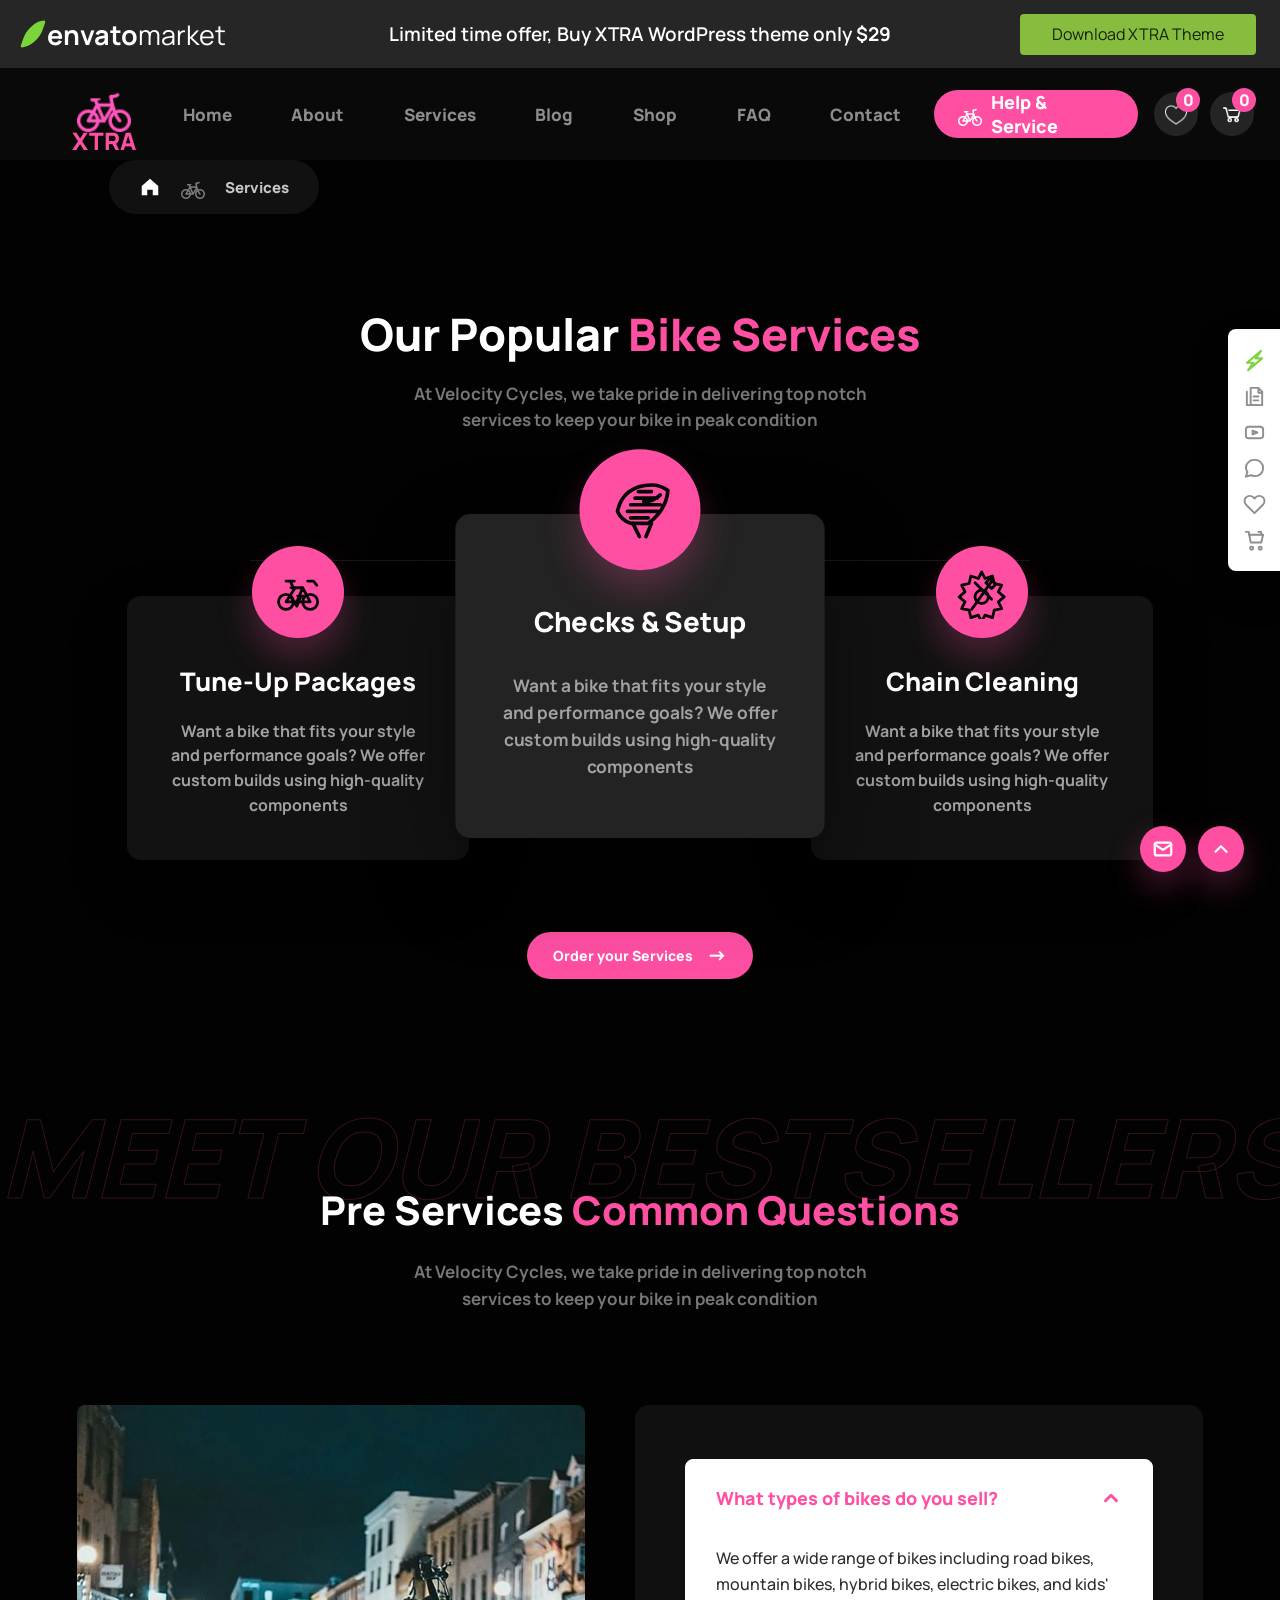
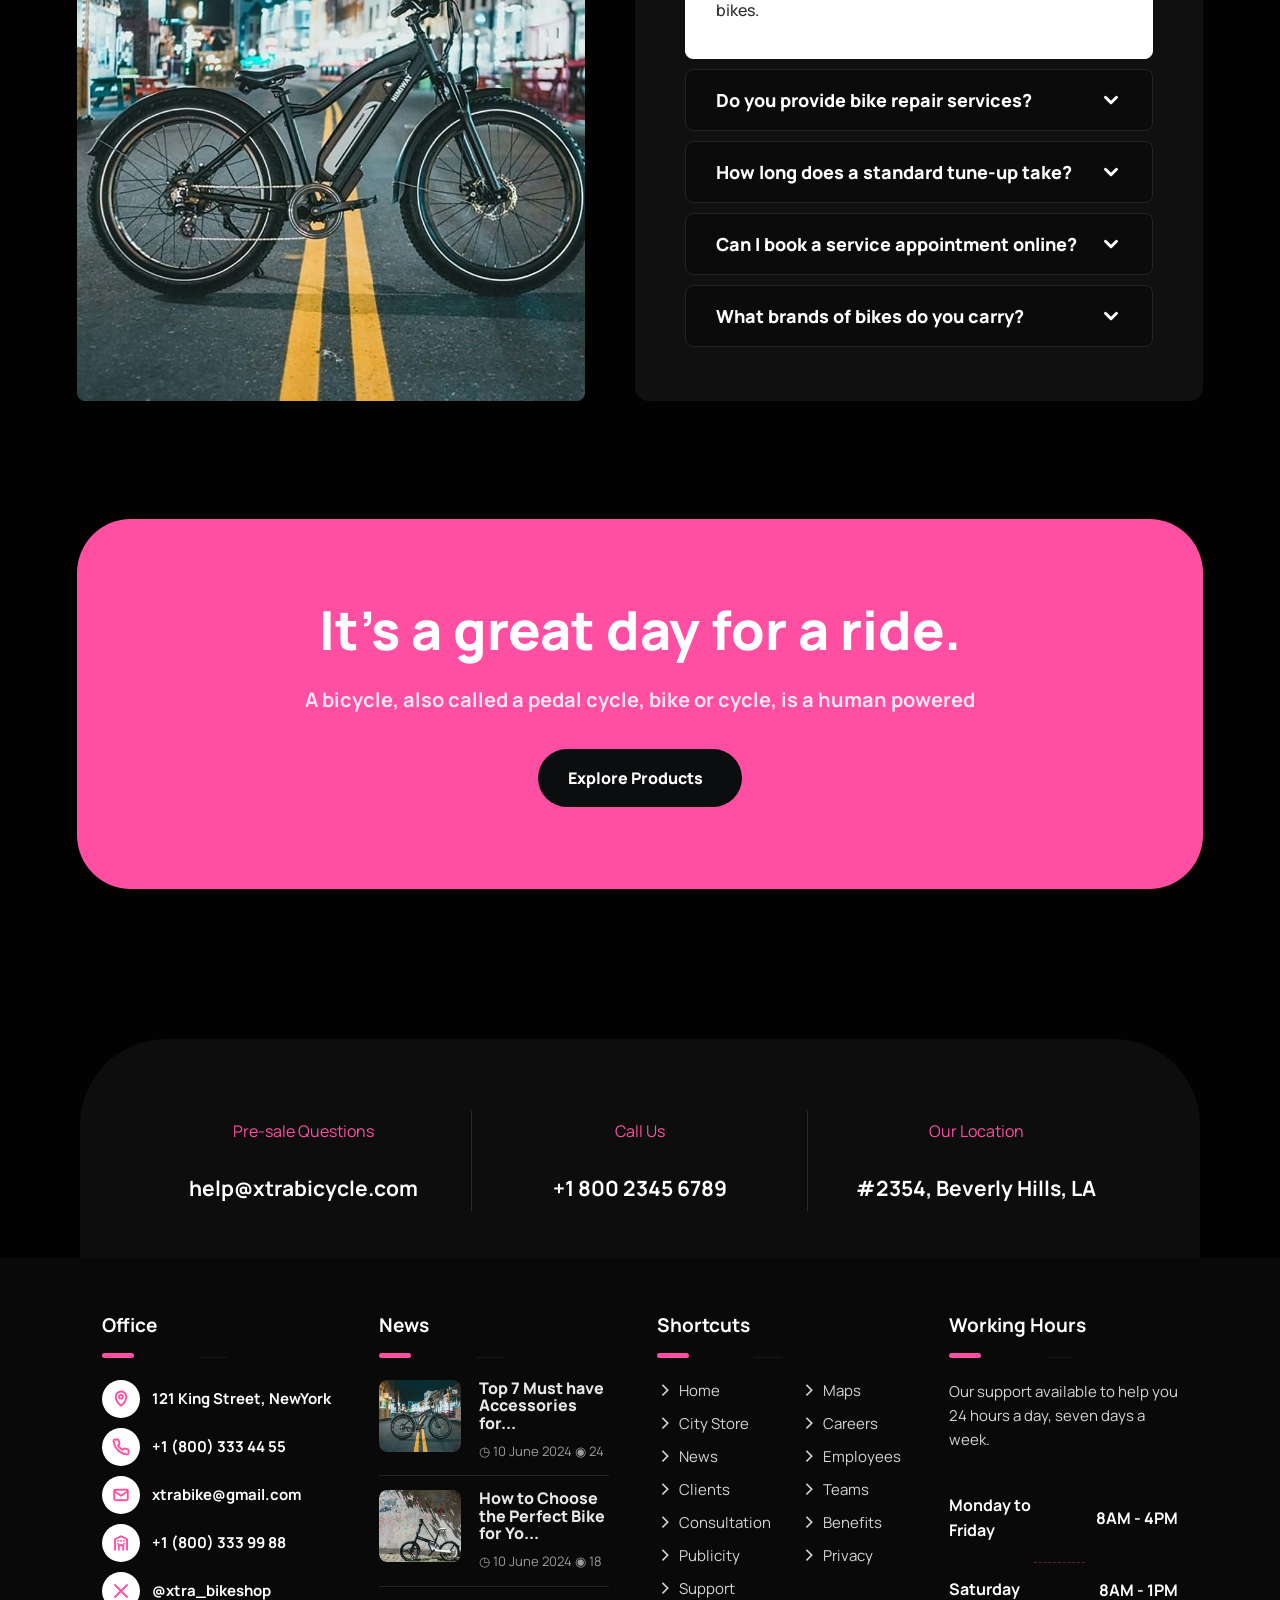
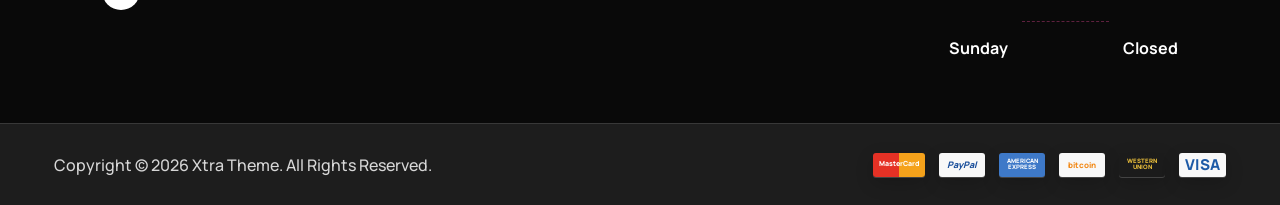
<file: html/services.html>
<!DOCTYPE html>
<html lang="en">
<head>
  <meta charset="UTF-8">
  <meta name="viewport" content="width=device-width, initial-scale=1.0">
  <title>Services - XTRA Bicycle Shop</title>
  <link rel="preconnect" href="https://fonts.googleapis.com">
  <link rel="preconnect" href="https://fonts.gstatic.com" crossorigin>
  <link href="https://fonts.googleapis.com/css2?family=Manrope:wght@400;500;600;700;800&display=swap" rel="stylesheet">
  <link rel="stylesheet" href="../css/styles.css">
</head>
<body class="inner-page">
  <div class="top-offer">
    <a class="envato-logo" href="#" aria-label="Envato Market">
      <span class="envato-leaf"></span>
      <strong>envato</strong><span>market</span>
    </a>
    <p>Limited time offer, Buy XTRA WordPress theme only <strong>$29</strong></p>
    <a class="download-theme" href="#">Download XTRA Theme</a>
  </div>

  <header class="site-header">
    <a class="logo" href="index.html" aria-label="Bike Shop home">
      <span class="logo-mark"><img src="../img/icons8-bike-48.png" alt=""></span>
      <span>XTRA</span>
    </a>

    <nav class="main-nav" aria-label="Main navigation">
      <a href="index.html">Home</a>
      <div class="nav-dropdown">
        <a href="about.html">About</a>
        <div class="dropdown-menu">
          <a href="about.html">Submenu 1</a>
          <div class="dropdown-submenu">
            <a href="services.html">Dropdown menu <span>&rsaquo;</span></a>
            <div class="dropdown-menu sub-menu">
              <a href="services.html">Submenu 1</a>
              <a href="shop.html">Submenu 2</a>
            </div>
          </div>
          <a href="faq.html">Submenu 2</a>
        </div>
      </div>
      <a class="active" href="services.html">Services</a>
      <a href="blog.html">Blog</a>
      <a href="shop.html">Shop</a>
      <a href="faq.html">FAQ</a>
      <a href="contact.html">Contact</a>
    </nav>

    <a class="support-link" href="contact.html">
      <span class="support-bike"><img src="../img/icons8-bike-48.png" alt=""></span>
      <span>Help & Service</span>
    </a>

    <div class="header-actions" aria-label="Shop actions">
      <a class="header-icon" href="#" aria-label="Wishlist">
        <img src="../img/icons8-heart-50.png" alt="">
        <span>0</span>
      </a>
      <a class="header-icon" href="#" aria-label="Cart">
        <img src="../img/icons8-cart-64.png" alt="">
        <span>0</span>
        <div class="cart-popover" role="status">
          <div class="cart-empty-box">
            <img src="../img/icons8-cart-64.png" alt="">
            <p>Your cart is empty ? start shopping</p>
          </div>
        </div>
      </a>
    </div>
  </header>

  <main>
    <div class="crumb-band">
      <nav class="page-crumb" aria-label="Breadcrumb">
      <a class="crumb-home" href="index.html" aria-label="Home">
        <svg viewBox="0 0 24 24"><path d="M3 10.8 12 3l9 7.8V21h-6v-6H9v6H3z"/></svg>
      </a>
      <span class="crumb-bike" aria-hidden="true"><img src="../img/icons8-bike-48.png" alt=""></span>
      <span>Services</span>
    </nav>
    </div>
    <section class="popular-services section-pad">
      <div class="popular-services-heading">
        <h1>Our Popular <span>Bike Services</span></h1>
        <p>At Velocity Cycles, we take pride in delivering top notch<br>services to keep your bike in peak condition</p>
      </div>

      <div class="popular-service-cards">
        <article class="popular-service-card">
          <span class="popular-service-icon">
            <svg viewBox="0 0 64 64" aria-hidden="true">
              <circle cx="18" cy="43" r="9"/><circle cx="47" cy="43" r="9"/><path d="M18 43h13l7-17h-9l-11 17m13 0 16 .1-9-17m-14 0h14m-20-8h10m16 0h7l4 5m-24 25 5-12m-5 12-8-12m19 0h-10m-8-16 3 7"/>
            </svg>
          </span>
          <h2>Tune-Up Packages</h2>
          <p>Want a bike that fits your style and performance goals? We offer custom builds using high-quality components</p>
        </article>

        <article class="popular-service-card featured">
          <span class="popular-service-icon">
            <svg viewBox="0 0 64 64" aria-hidden="true">
              <path d="M11 33c3-15 14-24 31-24 6 0 11 2 15 5-1 12-7 22-18 30H23c-6-2-10-6-12-11Z"/><path d="M20 33h28M23 27h27M27 21h20M30 15h12M23 39h16"/><path d="M25 44l6 12m11-12-5 12"/><path d="M50 18c-4 4-9 6-15 6"/>
            </svg>
          </span>
          <h2>Checks &amp; Setup</h2>
          <p>Want a bike that fits your style and performance goals? We offer custom builds using high-quality components</p>
        </article>

        <article class="popular-service-card">
          <span class="popular-service-icon">
            <svg viewBox="0 0 64 64" aria-hidden="true">
              <path d="M32 7l4 8 9-3 2 9 9 2-4 8 7 6-7 6 4 8-9 2-2 9-9-3-4 8-4-8-9 3-2-9-9-2 4-8-7-6 7-6-4-8 9-2 2-9 9 3 4-8Z"/><circle cx="32" cy="37" r="8"/><path d="M45 17 20 52M24 20l20 20"/><path d="m42 15 7 7-5 5-7-7 5-5Z"/>
            </svg>
          </span>
          <h2>Chain Cleaning</h2>
          <p>Want a bike that fits your style and performance goals? We offer custom builds using high-quality components</p>
        </article>
      </div>

      <a class="order-services-btn" href="contact.html">Order your Services <span>&rarr;</span></a>
    </section>

    <section class="pre-services-questions" aria-labelledby="pre-services-title">
      <div class="pre-services-marquee" aria-hidden="true">
        <div class="pre-services-marquee-track">
          <span>MEET OUR BESTSELLERS</span>
          <span>MEET OUR BESTSELLERS</span>
          <span>MEET OUR BESTSELLERS</span>
          <span>MEET OUR BESTSELLERS</span>
          <span>MEET OUR BESTSELLERS</span>
          <span>MEET OUR BESTSELLERS</span>
          <span>MEET OUR BESTSELLERS</span>
          <span>MEET OUR BESTSELLERS</span>
        </div>
      </div>
      <div class="pre-services-content">
        <h2 id="pre-services-title">Pre Services <span>Common Questions</span></h2>
        <p>At Velocity Cycles, we take pride in delivering top notch<br>services to keep your bike in peak condition</p>
      </div>
    </section>

    <section class="service-faq-panel" aria-label="Pre service questions">
      <div class="service-faq-wrap">
        <figure class="service-faq-image">
          <img src="../img/himiway-bikes-H42qjX8SG80-unsplash.jpg" alt="Electric bike on a city street">
        </figure>

        <div class="service-faq-list">
          <article class="service-faq-item active">
            <button class="service-faq-question" type="button" aria-expanded="true">
              <span>What types of bikes do you sell?</span>
              <svg viewBox="0 0 24 24" aria-hidden="true"><path d="m6 9 6 6 6-6"/></svg>
            </button>
            <div class="service-faq-answer">
              <p>We offer a wide range of bikes including road bikes, mountain bikes, hybrid bikes, electric bikes, and kids' bikes.</p>
            </div>
          </article>

          <article class="service-faq-item">
            <button class="service-faq-question" type="button" aria-expanded="false">
              <span>Do you provide bike repair services?</span>
              <svg viewBox="0 0 24 24" aria-hidden="true"><path d="m6 9 6 6 6-6"/></svg>
            </button>
            <div class="service-faq-answer">
              <p>We offer a wide range of bikes including road bikes, mountain bikes, hybrid bikes, electric bikes, and kids' bikes.</p>
            </div>
          </article>

          <article class="service-faq-item">
            <button class="service-faq-question" type="button" aria-expanded="false">
              <span>How long does a standard tune-up take?</span>
              <svg viewBox="0 0 24 24" aria-hidden="true"><path d="m6 9 6 6 6-6"/></svg>
            </button>
            <div class="service-faq-answer">
              <p>We offer a wide range of bikes including road bikes, mountain bikes, hybrid bikes, electric bikes, and kids' bikes.</p>
            </div>
          </article>

          <article class="service-faq-item">
            <button class="service-faq-question" type="button" aria-expanded="false">
              <span>Can I book a service appointment online?</span>
              <svg viewBox="0 0 24 24" aria-hidden="true"><path d="m6 9 6 6 6-6"/></svg>
            </button>
            <div class="service-faq-answer">
              <p>We offer a wide range of bikes including road bikes, mountain bikes, hybrid bikes, electric bikes, and kids' bikes.</p>
            </div>
          </article>

          <article class="service-faq-item">
            <button class="service-faq-question" type="button" aria-expanded="false">
              <span>What brands of bikes do you carry?</span>
              <svg viewBox="0 0 24 24" aria-hidden="true"><path d="m6 9 6 6 6-6"/></svg>
            </button>
            <div class="service-faq-answer">
              <p>We offer a wide range of bikes including road bikes, mountain bikes, hybrid bikes, electric bikes, and kids' bikes.</p>
            </div>
          </article>
        </div>
      </div>
    </section>

    <section class="service-ride-cta" aria-labelledby="service-ride-title">
      <div class="service-ride-card">
        <h2 id="service-ride-title">It's a great day for a ride.</h2>
        <p>A bicycle, also called a pedal cycle, bike or cycle, is a human powered</p>
        <a class="service-ride-btn" href="shop.html">Explore Products <span aria-hidden="true">&rarr;</span></a>
      </div>
    </section>
  </main>

  <footer id="contact" class="site-footer">
    <div class="contact-strip">
      <div>
        <span>Pre-sale Questions</span>
        <strong>help@xtrabicycle.com</strong>
      </div>
      <div>
        <span>Call Us</span>
        <strong>+1 800 2345 6789</strong>
      </div>
      <div>
        <span>Our Location</span>
        <strong>#2354, Beverly Hills, LA</strong>
      </div>
    </div>

    <div class="footer-grid">
      <div class="footer-col office-col">
        <h3>Office</h3>
        <p><span class="footer-icon" aria-hidden="true"><svg viewBox="0 0 24 24"><path d="M12 21s7-5.5 7-12a7 7 0 0 0-14 0c0 6.5 7 12 7 12Z"/><circle cx="12" cy="9" r="2.5"/></svg></span>121 King Street, NewYork</p>
        <p><span class="footer-icon" aria-hidden="true"><svg viewBox="0 0 24 24"><path d="M22 16.9v3a2 2 0 0 1-2.2 2 19.7 19.7 0 0 1-8.6-3.1 19.2 19.2 0 0 1-5.9-5.9A19.7 19.7 0 0 1 2.1 4.2 2 2 0 0 1 4.1 2h3a2 2 0 0 1 2 1.7c.1 1 .4 2 .7 2.9a2 2 0 0 1-.5 2.1L8.1 9.9a16 16 0 0 0 6 6l1.2-1.2a2 2 0 0 1 2.1-.5c.9.3 1.9.6 2.9.7a2 2 0 0 1 1.7 2Z"/></svg></span>+1 (800) 333 44 55</p>
        <p><span class="footer-icon" aria-hidden="true"><svg viewBox="0 0 24 24"><rect x="3" y="5" width="18" height="14" rx="2"/><path d="m3 7 9 6 9-6"/></svg></span>xtrabike@gmail.com</p>
        <p><span class="footer-icon" aria-hidden="true"><svg viewBox="0 0 24 24"><path d="M4 21V7l8-4 8 4v14"/><path d="M9 21v-6h6v6"/><path d="M8 9h.01M12 9h.01M16 9h.01M8 13h.01M16 13h.01"/></svg></span>+1 (800) 333 99 88</p>
        <p><span class="footer-icon" aria-hidden="true"><svg viewBox="0 0 24 24"><path d="m4 4 16 16M20 4 4 20"/></svg></span>@xtra_bikeshop</p>
      </div>
      <div class="footer-col news-col" id="blog">
        <h3>News</h3>
        <article>
          <div class="news-thumb">
            <img src="../img/himiway-bikes-H42qjX8SG80-unsplash.jpg" alt="">
            <span class="news-hover-icon" aria-hidden="true"><svg viewBox="0 0 24 24"><path d="M10 13a5 5 0 0 0 7.1 0l2-2a5 5 0 0 0-7.1-7.1l-1.2 1.2"/><path d="M14 11a5 5 0 0 0-7.1 0l-2 2A5 5 0 0 0 12 20.1l1.2-1.2"/></svg></span>
          </div>
          <div>
            <a href="#">Top 7 Must have Accessories for...</a>
            <span>◷ 10 June 2024  ◉ 24</span>
          </div>
        </article>
        <article>
          <div class="news-thumb">
            <img src="../img/honbike-IdYBkGBBVzg-unsplash.jpg" alt="">
            <span class="news-hover-icon" aria-hidden="true"><svg viewBox="0 0 24 24"><path d="M10 13a5 5 0 0 0 7.1 0l2-2a5 5 0 0 0-7.1-7.1l-1.2 1.2"/><path d="M14 11a5 5 0 0 0-7.1 0l-2 2A5 5 0 0 0 12 20.1l1.2-1.2"/></svg></span>
          </div>
          <div>
            <a href="#">How to Choose the Perfect Bike for Yo...</a>
            <span>◷ 10 June 2024  ◉ 18</span>
          </div>
        </article>
      </div>
      <div class="footer-col shortcuts-col">
        <h3>Shortcuts</h3>
        <div class="shortcut-grid">
          <a href="#">Home</a>
          <a href="#">Maps</a>
          <a href="#">City Store</a>
          <a href="#">Careers</a>
          <a href="#">News</a>
          <a href="#">Employees</a>
          <a href="#">Clients</a>
          <a href="#">Teams</a>
          <a href="#">Consultation</a>
          <a href="#">Benefits</a>
          <a href="#">Publicity</a>
          <a href="#">Privacy</a>
          <a href="#">Support</a>
        </div>
      </div>
      <div class="footer-col hours-col">
        <h3>Working Hours</h3>
        <p>Our support available to help you 24 hours a day, seven days a week.</p>
        <div class="hours-row"><span>Monday to Friday</span><strong>8AM - 4PM</strong></div>
        <div class="hours-row"><span>Saturday</span><strong>8AM - 1PM</strong></div>
        <div class="hours-row"><span>Sunday</span><strong>Closed</strong></div>
      </div>
    </div>

    <div class="footer-bottom">
      <span>Copyright © 2026 Xtra Theme. All Rights Reserved.</span>
      <div class="payment-methods" aria-label="Payment methods">
        <span class="pay-card mastercard">MasterCard</span>
        <span class="pay-card paypal">PayPal</span>
        <span class="pay-card amex">AMERICAN<br>EXPRESS</span>
        <span class="pay-card bitcoin">bitcoin</span>
        <span class="pay-card western">WESTERN<br>UNION</span>
        <span class="pay-card visa">VISA</span>
      </div>
    </div>
  </footer>

  <div class="footer-actions" aria-label="Footer quick actions">
    <a class="footer-action" href="mailto:xtrabike@gmail.com" aria-label="Email us">
      <svg viewBox="0 0 24 24"><rect x="3" y="5" width="18" height="14" rx="2"/><path d="m3 7 9 6 9-6"/></svg>
    </a>
    <a class="footer-action scroll-top" href="#" aria-label="Back to top">
      <svg viewBox="0 0 24 24"><path d="m6 15 6-6 6 6"/></svg>
    </a>
  </div>

  <div class="side-tools" aria-label="Quick tools">
    <button type="button" class="active" aria-label="XTRA tools" data-tooltip="Showcase">
      <svg viewBox="0 0 24 24"><path d="M18 3 5 14h6l-5 7 13-11h-6l5-7Z"/></svg>
    </button>
    <button type="button" aria-label="Documentation" data-tooltip="Documentation">
      <svg viewBox="0 0 24 24"><path d="M8 3h8l4 4v14H8z"/><path d="M16 3v5h4"/><path d="M4 7v14h12"/><path d="M11 12h5M11 16h5"/></svg>
    </button>
    <button type="button" aria-label="Video preview" data-tooltip="Video">
      <svg viewBox="0 0 24 24"><rect x="3" y="6" width="18" height="12" rx="3"/><path d="m10 10 5 2-5 2z"/></svg>
    </button>
    <button type="button" aria-label="Support chat" data-tooltip="Support">
      <svg viewBox="0 0 24 24"><path d="M21 11.5a8.4 8.4 0 0 1-9 8.4 8.9 8.9 0 0 1-3.8-.9L3 20.5l1.7-4.8A8.2 8.2 0 0 1 3 11.5 8.5 8.5 0 0 1 12 3a8.5 8.5 0 0 1 9 8.5Z"/></svg>
    </button>
    <button type="button" aria-label="Wishlist" data-tooltip="Wishlist">
      <svg viewBox="0 0 24 24"><path d="M20.8 4.6a5.4 5.4 0 0 0-7.7 0L12 5.8l-1.1-1.2a5.4 5.4 0 0 0-7.7 7.7L12 21l8.8-8.7a5.4 5.4 0 0 0 0-7.7Z"/></svg>
    </button>
    <button type="button" aria-label="Cart" data-tooltip="Cart">
      <svg viewBox="0 0 24 24"><path d="M6 6h15l-2 8H8L6 3H3"/><circle cx="9" cy="20" r="1.6"/><circle cx="18" cy="20" r="1.6"/><path d="M16 3h3v3"/></svg>
    </button>
  </div>

  <div class="toast" id="toast" role="status" aria-live="polite"></div>
  <script src="../js/script.js"></script>
</body>
</html>
</file>
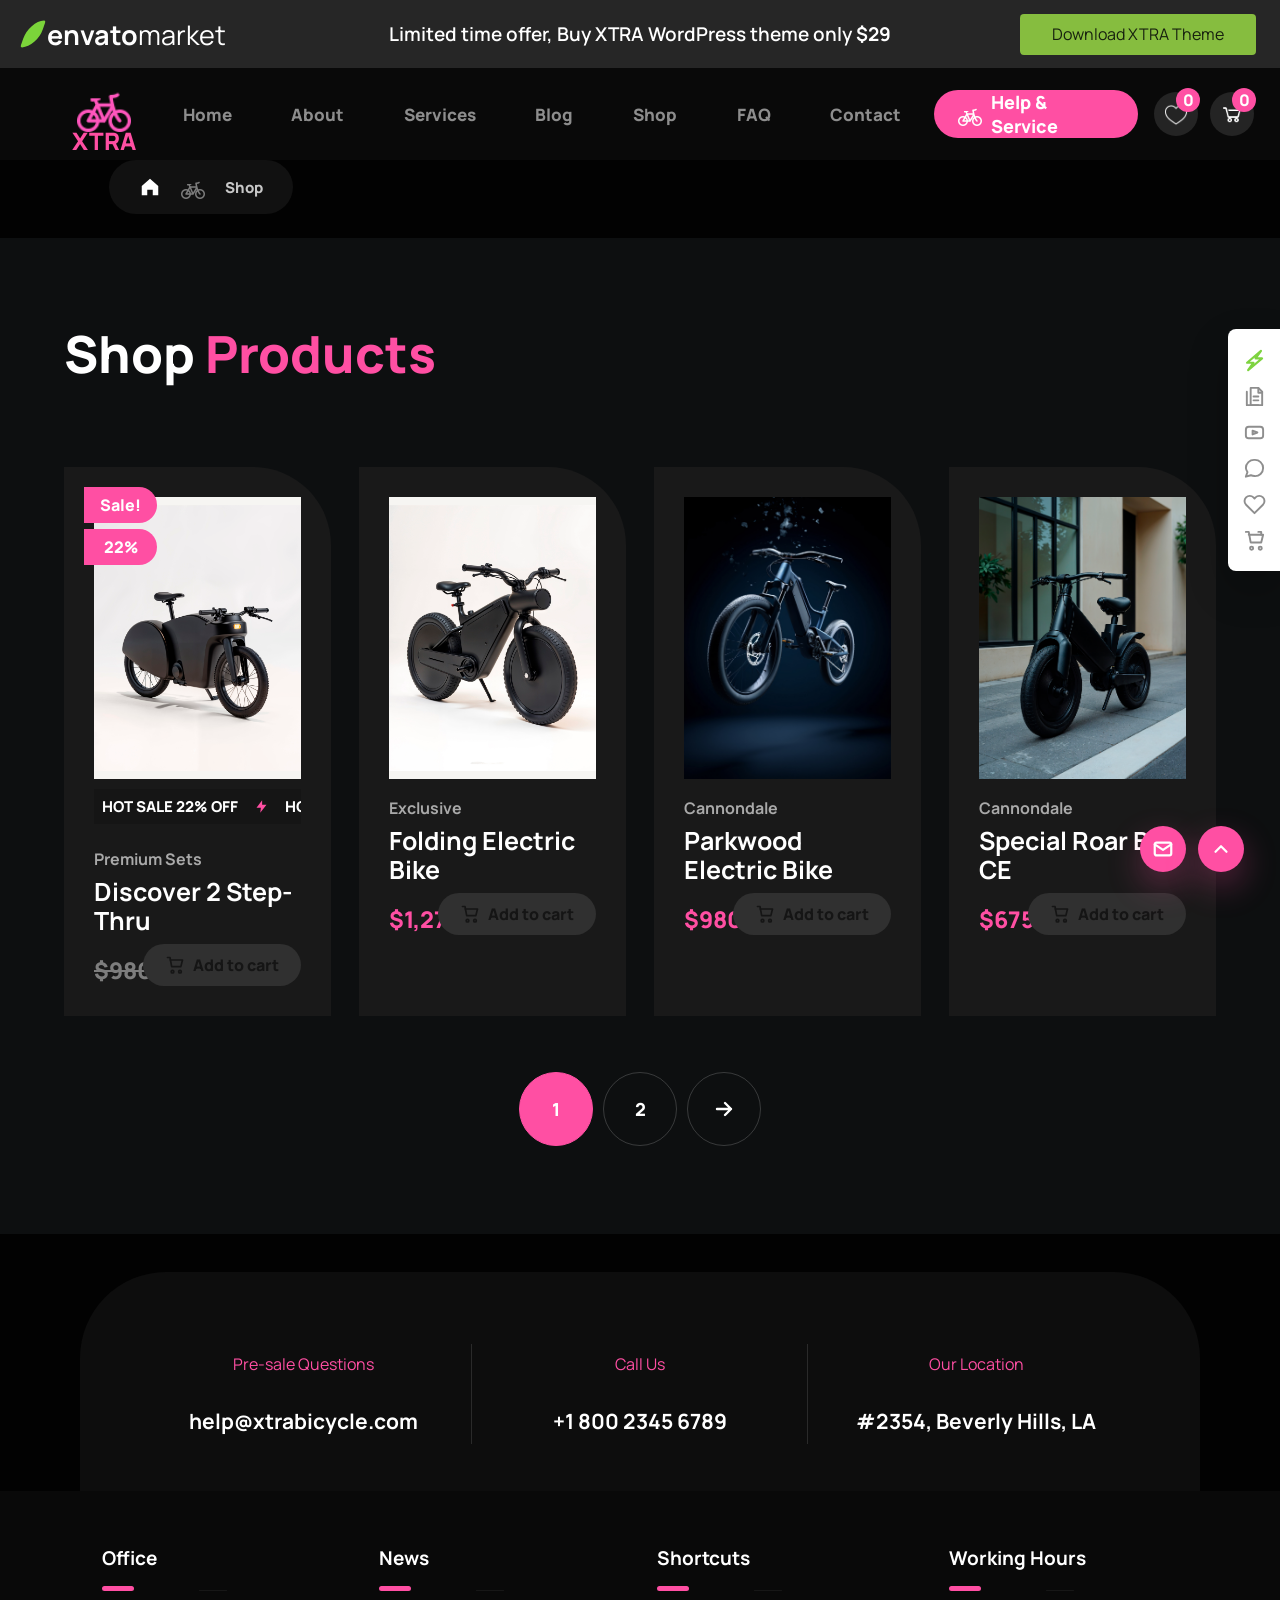
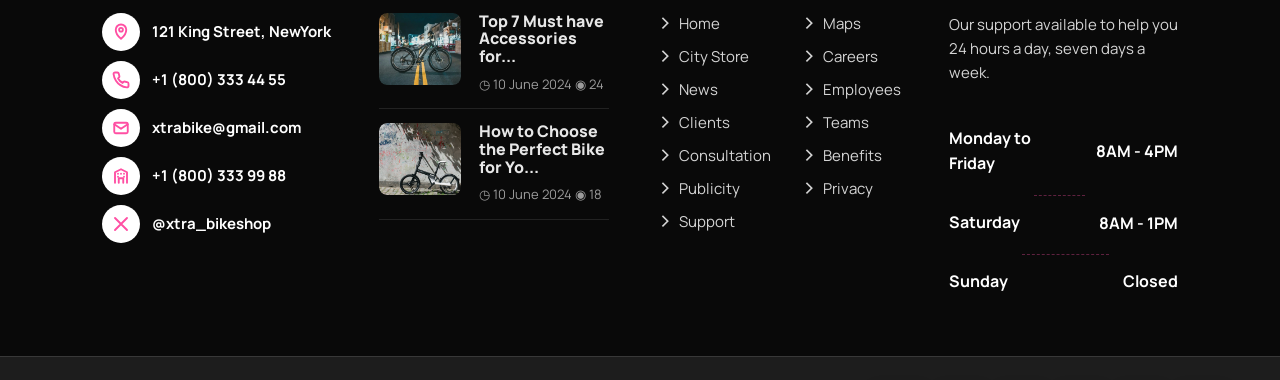
<file: html/shop.html>
<!DOCTYPE html>
<html lang="en">
<head>
  <meta charset="UTF-8">
  <meta name="viewport" content="width=device-width, initial-scale=1.0">
  <title>Shop - XTRA Bicycle Shop</title>
  <link rel="preconnect" href="https://fonts.googleapis.com">
  <link rel="preconnect" href="https://fonts.gstatic.com" crossorigin>
  <link href="https://fonts.googleapis.com/css2?family=Manrope:wght@400;500;600;700;800&display=swap" rel="stylesheet">
  <link rel="stylesheet" href="../css/styles.css">
</head>
<body class="inner-page shop-page">
  <div class="top-offer">
    <a class="envato-logo" href="#" aria-label="Envato Market">
      <span class="envato-leaf"></span>
      <strong>envato</strong><span>market</span>
    </a>
    <p>Limited time offer, Buy XTRA WordPress theme only <strong>$29</strong></p>
    <a class="download-theme" href="#">Download XTRA Theme</a>
  </div>

  <header class="site-header">
    <a class="logo" href="index.html" aria-label="Bike Shop home">
      <span class="logo-mark"><img src="../img/icons8-bike-48.png" alt=""></span>
      <span>XTRA</span>
    </a>

    <nav class="main-nav" aria-label="Main navigation">
      <a href="index.html">Home</a>
      <div class="nav-dropdown">
        <a href="about.html">About</a>
        <div class="dropdown-menu">
          <a href="about.html">Submenu 1</a>
          <div class="dropdown-submenu">
            <a href="services.html">Dropdown menu <span>&rsaquo;</span></a>
            <div class="dropdown-menu sub-menu">
              <a href="services.html">Submenu 1</a>
              <a href="shop.html">Submenu 2</a>
            </div>
          </div>
          <a href="faq.html">Submenu 2</a>
        </div>
      </div>
      <a href="services.html">Services</a>
      <a href="blog.html">Blog</a>
      <a class="active" href="shop.html">Shop</a>
      <a href="faq.html">FAQ</a>
      <a href="contact.html">Contact</a>
    </nav>

    <a class="support-link" href="contact.html">
      <span class="support-bike"><img src="../img/icons8-bike-48.png" alt=""></span>
      <span>Help & Service</span>
    </a>

    <div class="header-actions" aria-label="Shop actions">
      <a class="header-icon" href="#" aria-label="Wishlist">
        <img src="../img/icons8-heart-50.png" alt="">
        <span>0</span>
      </a>
      <a class="header-icon" href="#" aria-label="Cart">
        <img src="../img/icons8-cart-64.png" alt="">
        <span>0</span>
        <div class="cart-popover" role="status">
          <div class="cart-empty-box">
            <img src="../img/icons8-cart-64.png" alt="">
            <p>Your cart is empty ? start shopping</p>
          </div>
        </div>
      </a>
    </div>
  </header>

  <main>
    <div class="crumb-band">
      <nav class="page-crumb" aria-label="Breadcrumb">
      <a class="crumb-home" href="index.html" aria-label="Home">
        <svg viewBox="0 0 24 24"><path d="M3 10.8 12 3l9 7.8V21h-6v-6H9v6H3z"/></svg>
      </a>
      <span class="crumb-bike" aria-hidden="true"><img src="../img/icons8-bike-48.png" alt=""></span>
      <span>Shop</span>
    </nav>
    </div>
<!-- <section class="inner-hero section-pad" style="--page-image:url('../img/3d-bicycle-minimalist-design (1).jpg')">
      <div class="inner-hero-copy">
        <span class="eyebrow">Shop Collection</span>
        <h1>Meet Our <span>Bestsellers</span></h1>
        <p>Pick a bicycle that matches your city route, weekend climb, or daily commute.</p>
      </div>
    </section> -->

    <section class="products section-pad">
      <div class="shop-intro"><h2 class="page-heading">Shop <span>Products</span></h2></div>
      <div class="product-grid" id="shop-products">
        <article class="product-card featured" data-shop-page="main">
          <div class="sale-ribbon"><span>Sale!</span><span>22%</span></div>
          <div class="product-media">
            <img src="../img/3d-bicycle-minimalist-design (1).jpg" alt="Discover bicycle">
            <div class="product-actions">
              <button type="button" data-tooltip="ADD TO WISHLIST" aria-label="Add to wishlist"><svg viewBox="0 0 24 24"><path d="M20.8 4.6a5.4 5.4 0 0 0-7.7 0L12 5.8l-1.1-1.2a5.4 5.4 0 0 0-7.7 7.7L12 21l8.8-8.7a5.4 5.4 0 0 0 0-7.7Z"/></svg></button>
              <button type="button" data-tooltip="ADD TO COMPARE" aria-label="Add to compare"><svg viewBox="0 0 24 24"><path d="M7 7h11M15 4l3 3-3 3M17 17H6M9 14l-3 3 3 3"/></svg></button>
              <button type="button" data-tooltip="QUICK VIEW" aria-label="Quick view"><svg viewBox="0 0 24 24"><circle cx="11" cy="11" r="7"/><path d="m20 20-4.2-4.2"/></svg></button>
            </div>
          </div>
          <div class="product-ticker"><div><span>HOT SALE 22% OFF</span><span class="ticker-bolt"><svg viewBox="0 0 24 24"><path d="M13 2 4 14h7l-1 8 10-13h-7z"/></svg></span><span>HOT SALE 22% OFF</span><span class="ticker-bolt"><svg viewBox="0 0 24 24"><path d="M13 2 4 14h7l-1 8 10-13h-7z"/></svg></span><span>HOT SALE 22% OFF</span></div></div>
          <p class="brand">Premium Sets</p>
          <h3>Discover 2 Step-Thru</h3>
          <p class="product-price"><s>$980</s> $768</p>
          <button class="cart-btn" data-product="Discover 2 Step-Thru"><svg viewBox="0 0 24 24"><path d="M6 6h15l-2 8H8L6 3H3"/><circle cx="9" cy="20" r="1.6"/><circle cx="18" cy="20" r="1.6"/></svg><span>Add to cart</span></button>
        </article>
        <article class="product-card" data-shop-page="main">
          <div class="product-media">
            <img src="../img/3d-bicycle-minimalist-design (2).jpg" alt="Folding electric bike">
            <div class="product-actions">
              <button type="button" data-tooltip="ADD TO WISHLIST" aria-label="Add to wishlist"><svg viewBox="0 0 24 24"><path d="M20.8 4.6a5.4 5.4 0 0 0-7.7 0L12 5.8l-1.1-1.2a5.4 5.4 0 0 0-7.7 7.7L12 21l8.8-8.7a5.4 5.4 0 0 0 0-7.7Z"/></svg></button>
              <button type="button" data-tooltip="ADD TO COMPARE" aria-label="Add to compare"><svg viewBox="0 0 24 24"><path d="M7 7h11M15 4l3 3-3 3M17 17H6M9 14l-3 3 3 3"/></svg></button>
              <button type="button" data-tooltip="QUICK VIEW" aria-label="Quick view"><svg viewBox="0 0 24 24"><circle cx="11" cy="11" r="7"/><path d="m20 20-4.2-4.2"/></svg></button>
            </div>
          </div>
          <p class="brand">Exclusive</p>
          <h3>Folding Electric Bike</h3>
          <p class="product-price">$1,270</p>
          <button class="cart-btn" data-product="Folding Electric Bike"><svg viewBox="0 0 24 24"><path d="M6 6h15l-2 8H8L6 3H3"/><circle cx="9" cy="20" r="1.6"/><circle cx="18" cy="20" r="1.6"/></svg><span>Add to cart</span></button>
        </article>
        <article class="product-card" data-shop-page="main">
          <div class="product-media">
            <img src="../img/cool-bicycle-studio.jpg" alt="Parkwood electric bike">
            <div class="product-actions">
              <button type="button" data-tooltip="ADD TO WISHLIST" aria-label="Add to wishlist"><svg viewBox="0 0 24 24"><path d="M20.8 4.6a5.4 5.4 0 0 0-7.7 0L12 5.8l-1.1-1.2a5.4 5.4 0 0 0-7.7 7.7L12 21l8.8-8.7a5.4 5.4 0 0 0 0-7.7Z"/></svg></button>
              <button type="button" data-tooltip="ADD TO COMPARE" aria-label="Add to compare"><svg viewBox="0 0 24 24"><path d="M7 7h11M15 4l3 3-3 3M17 17H6M9 14l-3 3 3 3"/></svg></button>
              <button type="button" data-tooltip="QUICK VIEW" aria-label="Quick view"><svg viewBox="0 0 24 24"><circle cx="11" cy="11" r="7"/><path d="m20 20-4.2-4.2"/></svg></button>
            </div>
          </div>
          <p class="brand">Cannondale</p>
          <h3>Parkwood Electric Bike</h3>
          <p class="product-price">$980</p>
          <button class="cart-btn" data-product="Parkwood Electric Bike"><svg viewBox="0 0 24 24"><path d="M6 6h15l-2 8H8L6 3H3"/><circle cx="9" cy="20" r="1.6"/><circle cx="18" cy="20" r="1.6"/></svg><span>Add to cart</span></button>
        </article>
        <article class="product-card" data-shop-page="main">
          <div class="product-media">
            <img src="../img/close-up-minimal-bicycle-outdoor.jpg" alt="Special roar bike">
            <div class="product-actions">
              <button type="button" data-tooltip="ADD TO WISHLIST" aria-label="Add to wishlist"><svg viewBox="0 0 24 24"><path d="M20.8 4.6a5.4 5.4 0 0 0-7.7 0L12 5.8l-1.1-1.2a5.4 5.4 0 0 0-7.7 7.7L12 21l8.8-8.7a5.4 5.4 0 0 0 0-7.7Z"/></svg></button>
              <button type="button" data-tooltip="ADD TO COMPARE" aria-label="Add to compare"><svg viewBox="0 0 24 24"><path d="M7 7h11M15 4l3 3-3 3M17 17H6M9 14l-3 3 3 3"/></svg></button>
              <button type="button" data-tooltip="QUICK VIEW" aria-label="Quick view"><svg viewBox="0 0 24 24"><circle cx="11" cy="11" r="7"/><path d="m20 20-4.2-4.2"/></svg></button>
            </div>
          </div>
          <p class="brand">Cannondale</p>
          <h3>Special Roar Bike CE</h3>
          <p class="product-price">$675</p>
          <button class="cart-btn" data-product="Special Roar Bike CE"><svg viewBox="0 0 24 24"><path d="M6 6h15l-2 8H8L6 3H3"/><circle cx="9" cy="20" r="1.6"/><circle cx="18" cy="20" r="1.6"/></svg><span>Add to cart</span></button>
        </article>
        <article class="product-card" data-shop-page="extra" hidden>
          <div class="product-media">
            <img src="../img/himiway-bikes-H42qjX8SG80-unsplash.jpg" alt="Vega low step">
            <div class="product-actions">
              <button type="button" data-tooltip="ADD TO WISHLIST" aria-label="Add to wishlist"><svg viewBox="0 0 24 24"><path d="M20.8 4.6a5.4 5.4 0 0 0-7.7 0L12 5.8l-1.1-1.2a5.4 5.4 0 0 0-7.7 7.7L12 21l8.8-8.7a5.4 5.4 0 0 0 0-7.7Z"/></svg></button>
              <button type="button" data-tooltip="ADD TO COMPARE" aria-label="Add to compare"><svg viewBox="0 0 24 24"><path d="M7 7h11M15 4l3 3-3 3M17 17H6M9 14l-3 3 3 3"/></svg></button>
              <button type="button" data-tooltip="QUICK VIEW" aria-label="Quick view"><svg viewBox="0 0 24 24"><circle cx="11" cy="11" r="7"/><path d="m20 20-4.2-4.2"/></svg></button>
            </div>
          </div>
          <p class="brand">Cannondale</p>
          <h3>Vega CE Low-Step</h3>
          <p class="product-price">$805</p>
          <button class="cart-btn" data-product="Vega CE Low-Step"><svg viewBox="0 0 24 24"><path d="M6 6h15l-2 8H8L6 3H3"/><circle cx="9" cy="20" r="1.6"/><circle cx="18" cy="20" r="1.6"/></svg><span>Add to cart</span></button>
        </article>
        <article class="product-card" data-shop-page="extra" hidden>
          <div class="product-media">
            <img src="../img/honbike-IdYBkGBBVzg-unsplash.jpg" alt="Hybrid electric bike">
            <div class="product-actions">
              <button type="button" data-tooltip="ADD TO WISHLIST" aria-label="Add to wishlist"><svg viewBox="0 0 24 24"><path d="M20.8 4.6a5.4 5.4 0 0 0-7.7 0L12 5.8l-1.1-1.2a5.4 5.4 0 0 0-7.7 7.7L12 21l8.8-8.7a5.4 5.4 0 0 0 0-7.7Z"/></svg></button>
              <button type="button" data-tooltip="ADD TO COMPARE" aria-label="Add to compare"><svg viewBox="0 0 24 24"><path d="M7 7h11M15 4l3 3-3 3M17 17H6M9 14l-3 3 3 3"/></svg></button>
              <button type="button" data-tooltip="QUICK VIEW" aria-label="Quick view"><svg viewBox="0 0 24 24"><circle cx="11" cy="11" r="7"/><path d="m20 20-4.2-4.2"/></svg></button>
            </div>
          </div>
          <p class="brand">Bianchi</p>
          <h3>Hybrid Electric Bike</h3>
          <p class="product-price">$999</p>
          <button class="cart-btn" data-product="Hybrid Electric Bike"><svg viewBox="0 0 24 24"><path d="M6 6h15l-2 8H8L6 3H3"/><circle cx="9" cy="20" r="1.6"/><circle cx="18" cy="20" r="1.6"/></svg><span>Add to cart</span></button>
        </article>
      </div>
      <div class="shop-pager">
        <button class="shop-page-dot active" type="button" data-shop-target="main" aria-label="Show first four products">1</button>
        <button class="shop-page-dot" type="button" data-shop-target="extra" aria-label="Show last two products">2</button>
        <button class="shop-page-dot shop-page-arrow" type="button" data-shop-target="next" aria-label="Show next products">
          <svg viewBox="0 0 24 24"><path d="M5 12h14M13 6l6 6-6 6"/></svg>
        </button>
      </div>
    </section>
  </main>

  <footer id="contact" class="site-footer">
    <div class="contact-strip">
      <div>
        <span>Pre-sale Questions</span>
        <strong>help@xtrabicycle.com</strong>
      </div>
      <div>
        <span>Call Us</span>
        <strong>+1 800 2345 6789</strong>
      </div>
      <div>
        <span>Our Location</span>
        <strong>#2354, Beverly Hills, LA</strong>
      </div>
    </div>

    <div class="footer-grid">
      <div class="footer-col office-col">
        <h3>Office</h3>
        <p><span class="footer-icon" aria-hidden="true"><svg viewBox="0 0 24 24"><path d="M12 21s7-5.5 7-12a7 7 0 0 0-14 0c0 6.5 7 12 7 12Z"/><circle cx="12" cy="9" r="2.5"/></svg></span>121 King Street, NewYork</p>
        <p><span class="footer-icon" aria-hidden="true"><svg viewBox="0 0 24 24"><path d="M22 16.9v3a2 2 0 0 1-2.2 2 19.7 19.7 0 0 1-8.6-3.1 19.2 19.2 0 0 1-5.9-5.9A19.7 19.7 0 0 1 2.1 4.2 2 2 0 0 1 4.1 2h3a2 2 0 0 1 2 1.7c.1 1 .4 2 .7 2.9a2 2 0 0 1-.5 2.1L8.1 9.9a16 16 0 0 0 6 6l1.2-1.2a2 2 0 0 1 2.1-.5c.9.3 1.9.6 2.9.7a2 2 0 0 1 1.7 2Z"/></svg></span>+1 (800) 333 44 55</p>
        <p><span class="footer-icon" aria-hidden="true"><svg viewBox="0 0 24 24"><rect x="3" y="5" width="18" height="14" rx="2"/><path d="m3 7 9 6 9-6"/></svg></span>xtrabike@gmail.com</p>
        <p><span class="footer-icon" aria-hidden="true"><svg viewBox="0 0 24 24"><path d="M4 21V7l8-4 8 4v14"/><path d="M9 21v-6h6v6"/><path d="M8 9h.01M12 9h.01M16 9h.01M8 13h.01M16 13h.01"/></svg></span>+1 (800) 333 99 88</p>
        <p><span class="footer-icon" aria-hidden="true"><svg viewBox="0 0 24 24"><path d="m4 4 16 16M20 4 4 20"/></svg></span>@xtra_bikeshop</p>
      </div>
      <div class="footer-col news-col" id="blog">
        <h3>News</h3>
        <article>
          <div class="news-thumb">
            <img src="../img/himiway-bikes-H42qjX8SG80-unsplash.jpg" alt="">
            <span class="news-hover-icon" aria-hidden="true"><svg viewBox="0 0 24 24"><path d="M10 13a5 5 0 0 0 7.1 0l2-2a5 5 0 0 0-7.1-7.1l-1.2 1.2"/><path d="M14 11a5 5 0 0 0-7.1 0l-2 2A5 5 0 0 0 12 20.1l1.2-1.2"/></svg></span>
          </div>
          <div>
            <a href="#">Top 7 Must have Accessories for...</a>
            <span>◷ 10 June 2024  ◉ 24</span>
          </div>
        </article>
        <article>
          <div class="news-thumb">
            <img src="../img/honbike-IdYBkGBBVzg-unsplash.jpg" alt="">
            <span class="news-hover-icon" aria-hidden="true"><svg viewBox="0 0 24 24"><path d="M10 13a5 5 0 0 0 7.1 0l2-2a5 5 0 0 0-7.1-7.1l-1.2 1.2"/><path d="M14 11a5 5 0 0 0-7.1 0l-2 2A5 5 0 0 0 12 20.1l1.2-1.2"/></svg></span>
          </div>
          <div>
            <a href="#">How to Choose the Perfect Bike for Yo...</a>
            <span>◷ 10 June 2024  ◉ 18</span>
          </div>
        </article>
      </div>
      <div class="footer-col shortcuts-col">
        <h3>Shortcuts</h3>
        <div class="shortcut-grid">
          <a href="#">Home</a>
          <a href="#">Maps</a>
          <a href="#">City Store</a>
          <a href="#">Careers</a>
          <a href="#">News</a>
          <a href="#">Employees</a>
          <a href="#">Clients</a>
          <a href="#">Teams</a>
          <a href="#">Consultation</a>
          <a href="#">Benefits</a>
          <a href="#">Publicity</a>
          <a href="#">Privacy</a>
          <a href="#">Support</a>
        </div>
      </div>
      <div class="footer-col hours-col">
        <h3>Working Hours</h3>
        <p>Our support available to help you 24 hours a day, seven days a week.</p>
        <div class="hours-row"><span>Monday to Friday</span><strong>8AM - 4PM</strong></div>
        <div class="hours-row"><span>Saturday</span><strong>8AM - 1PM</strong></div>
        <div class="hours-row"><span>Sunday</span><strong>Closed</strong></div>
      </div>
    </div>

    <div class="footer-bottom">
      <span>Copyright © 2026 Xtra Theme. All Rights Reserved.</span>
      <div class="payment-methods" aria-label="Payment methods">
        <span class="pay-card mastercard">MasterCard</span>
        <span class="pay-card paypal">PayPal</span>
        <span class="pay-card amex">AMERICAN<br>EXPRESS</span>
        <span class="pay-card bitcoin">bitcoin</span>
        <span class="pay-card western">WESTERN<br>UNION</span>
        <span class="pay-card visa">VISA</span>
      </div>
    </div>
  </footer>

  <div class="footer-actions" aria-label="Footer quick actions">
    <a class="footer-action" href="mailto:xtrabike@gmail.com" aria-label="Email us">
      <svg viewBox="0 0 24 24"><rect x="3" y="5" width="18" height="14" rx="2"/><path d="m3 7 9 6 9-6"/></svg>
    </a>
    <a class="footer-action scroll-top" href="#" aria-label="Back to top">
      <svg viewBox="0 0 24 24"><path d="m6 15 6-6 6 6"/></svg>
    </a>
  </div>

  <div class="side-tools" aria-label="Quick tools">
    <button type="button" class="active" aria-label="XTRA tools" data-tooltip="Showcase">
      <svg viewBox="0 0 24 24"><path d="M18 3 5 14h6l-5 7 13-11h-6l5-7Z"/></svg>
    </button>
    <button type="button" aria-label="Documentation" data-tooltip="Documentation">
      <svg viewBox="0 0 24 24"><path d="M8 3h8l4 4v14H8z"/><path d="M16 3v5h4"/><path d="M4 7v14h12"/><path d="M11 12h5M11 16h5"/></svg>
    </button>
    <button type="button" aria-label="Video preview" data-tooltip="Video">
      <svg viewBox="0 0 24 24"><rect x="3" y="6" width="18" height="12" rx="3"/><path d="m10 10 5 2-5 2z"/></svg>
    </button>
    <button type="button" aria-label="Support chat" data-tooltip="Support">
      <svg viewBox="0 0 24 24"><path d="M21 11.5a8.4 8.4 0 0 1-9 8.4 8.9 8.9 0 0 1-3.8-.9L3 20.5l1.7-4.8A8.2 8.2 0 0 1 3 11.5 8.5 8.5 0 0 1 12 3a8.5 8.5 0 0 1 9 8.5Z"/></svg>
    </button>
    <button type="button" aria-label="Wishlist" data-tooltip="Wishlist">
      <svg viewBox="0 0 24 24"><path d="M20.8 4.6a5.4 5.4 0 0 0-7.7 0L12 5.8l-1.1-1.2a5.4 5.4 0 0 0-7.7 7.7L12 21l8.8-8.7a5.4 5.4 0 0 0 0-7.7Z"/></svg>
    </button>
    <button type="button" aria-label="Cart" data-tooltip="Cart">
      <svg viewBox="0 0 24 24"><path d="M6 6h15l-2 8H8L6 3H3"/><circle cx="9" cy="20" r="1.6"/><circle cx="18" cy="20" r="1.6"/><path d="M16 3h3v3"/></svg>
    </button>
  </div>

  <div class="toast" id="toast" role="status" aria-live="polite"></div>
  <script src="../js/script.js"></script>
</body>
</html>
</file>
<file: css/styles.css>
:root {
  --black:#0d0f10;
  --panel:#181818;
  --white:#fff;
  --pink:#ff4fa3;
  --mint:#79f2d0;
  --top-offer-height:68px
}

* {
  box-sizing:border-box
}

html {
  scroll-behavior:smooth
}

body {
  margin:0;
  background:var(--black);
  font-family:Manrope, Arial, sans-serif;
  color:#101317
}

a {
  text-decoration:none;
  color:inherit
}

img {
  display:block;
  width:100%
}

button, input {
  font:inherit
}

.section-pad {
  padding:88px clamp(20px, 5vw, 76px)
}

.top-offer {
  position:sticky;
  top:0;
  z-index:70;
  display:grid;
  grid-template-columns:280px 1fr 280px;
  align-items:center;
  min-height:68px;
  padding:0 24px;
  background:#262626;
  color:#fff
}

.top-offer p {
  margin:0;
  text-align:center;
  font-size:19px;
  font-weight:600
}

.envato-logo {
  display:flex;
  align-items:center;
  font-size:27px
}

.envato-leaf {
  width:18px;
  height:24px;
  margin-right:5px;
  background:#7bd43a;
  border-radius:16px 2px 16px 2px;
  transform:skewY(-24deg) rotate(22deg)
}

.download-theme {
  justify-self:end;
  display:flex;
  align-items:center;
  justify-content:center;
  min-width:236px;
  min-height:41px;
  background:#86bd3f;
  color:#17210f;
  border-radius:4px
}

.site-header {
  position:fixed;
  top:var(--top-offer-height);
  left:0;
  right:0;
  z-index:60;
  display:grid;
  grid-template-columns:auto 1fr auto auto;
  align-items:center;
  gap:16px;
  min-height:92px;
  padding:0 clamp(26px, 4.5vw, 78px);
  background:rgba(17, 17, 17, .58);
  backdrop-filter:blur(14px);
  -webkit-backdrop-filter:blur(14px);
  transition:.26s
}

.site-header.header-hidden {
  opacity:0;
  transform:translateY(-112%);
  pointer-events:none
}

.logo, .main-nav, .support-link, .header-actions {
  display:flex;
  align-items:center
}

.logo {
  flex-direction:column;
  min-width:92px;
  color:var(--pink);
  font-size:24px;
  font-weight:800;
  line-height:.78
}

.logo-mark {
  width:54px
}

.logo-mark img {
  filter:brightness(0) saturate(100%) invert(47%) sepia(72%) saturate(1779%) hue-rotate(296deg) brightness(103%) contrast(102%)
}

.main-nav {
  justify-content:center;
  gap:clamp(20px, 2vw, 31px);
  color:#8d8d8d;
  font-size:17px;
  font-weight:800
}

.main-nav a {
  position:relative;
  display:flex;
  align-items:center;
  min-height:36px;
  transition:color .22s ease, background .22s ease, box-shadow .22s ease, transform .22s ease
}

.main-nav > a, .nav-dropdown > a {
  justify-content:center;
  min-height:42px;
  padding:0 17px;
  border-radius:999px
}

.nav-dropdown {
  position:relative;
  display:flex;
  align-items:center;
  min-height:36px
}

.main-nav > a:hover, .main-nav > a.active, .nav-dropdown:hover > a, .nav-dropdown > a.active {
  color:var(--pink);
  background:#fff;
  box-shadow:0 12px 26px rgba(255, 79, 163, .2);
  transform:translateY(-2px)
}

.main-nav > a.active:after, .nav-dropdown:hover > a:after, .nav-dropdown > a.active:after {
  content:none
}

.nav-arrow {
  font-size:18px;
  margin-left:6px
}

.dropdown-menu {
  position:absolute;
  top:calc(100% + 12px);
  left:0;
  z-index:90;
  display:grid;
  min-width:208px;
  padding:24px 0;
  background:#ff4fa3;
  border-radius:0 14px 14px 14px;
  box-shadow:0 18px 48px rgba(0, 0, 0, .28);
  opacity:0;
  pointer-events:none;
  transform:translateY(12px);
  transition:opacity .2s ease, transform .2s ease
}

.dropdown-menu:before {
  content:"";
  position:absolute;
  top:-10px;
  left:42px;
  border-right:10px solid transparent;
  border-bottom:10px solid #ff4fa3;
  border-left:10px solid transparent
}

.nav-dropdown:hover > .dropdown-menu {
  opacity:1;
  pointer-events:auto;
  transform:translateY(0)
}

.dropdown-menu a {
  display:flex;
  align-items:center;
  justify-content:space-between;
  min-height:32px;
  padding:0 30px;
  color:#fff;
  font-size:16px;
  font-weight:500;
  white-space:nowrap
}

.dropdown-menu a:after {
  content:none !important
}

.dropdown-menu a:hover {
  color:#0d0f10
}

.dropdown-submenu {
  position:relative
}

.dropdown-submenu > a {
  color:#0d0f10
}

.dropdown-submenu > a span {
  margin-left:26px;
  font-size:30px;
  line-height:1
}

.dropdown-menu.sub-menu {
  top:34px;
  left:calc(100% + 5px);
  min-width:208px;
  border-radius:14px;
  transform:translate(12px, 0)
}

.dropdown-menu.sub-menu:before {
  content:none
}

.dropdown-submenu:hover > .sub-menu {
  opacity:1;
  pointer-events:auto;
  transform:translate(0, 0)
}

.support-link {
  justify-content:center;
  gap:9px;
  min-width:204px;
  min-height:44px;
  padding:0 24px;
  background:var(--pink);
  color:#fff;
  border-radius:32px;
  font-size:18px;
  font-weight:800;
  transition:.18s
}

.support-link:hover {
  background:#fff;
  color:var(--pink);
  transform:translateY(-2px)
}

.support-bike {
  width:24px
}

.support-bike img {
  filter:brightness(0) invert(1)
}

.support-link:hover .support-bike img {
  filter:brightness(0) saturate(100%) invert(47%) sepia(72%) saturate(1779%) hue-rotate(296deg) brightness(103%) contrast(102%)
}

.header-actions {
  gap:12px
}

.header-icon {
  position:relative;
  display:grid;
  place-items:center;
  width:44px;
  aspect-ratio:1;
  background:#242424;
  border-radius:50%
}

.header-icon>img {
  width:24px;
  filter:brightness(0) invert(1)
}

.header-icon>span {
  position:absolute;
  top:-4px;
  right:-2px;
  display:grid;
  place-items:center;
  width:24px;
  aspect-ratio:1;
  background:var(--pink);
  color:#fff;
  border-radius:50%;
  font-weight:800
}

.cart-popover {
  position:absolute;
  top:calc(100% + 24px);
  right:-10px;
  width:min(476px, calc(100vw - 42px));
  padding:36px 38px;
  background:#232323;
  border-radius:5px;
  opacity:0;
  visibility:hidden;
  transform:translateY(10px);
  transition:.18s
}

.header-icon:hover .cart-popover {
  opacity:1;
  visibility:visible;
  transform:none
}

.cart-empty-box {
  display:grid;
  place-items:center;
  min-height:192px;
  border:1px solid #454545;
  color:#a6a6a6
}

.cart-empty-box img {
  width:92px;
  opacity:.22;
  filter:brightness(0) invert(1)
}

.hero {
  display:grid;
  grid-template-columns:minmax(360px, .88fr) minmax(560px, 1.12fr);
  align-items:center;
  min-height:680px;
  padding-top:54px;
  background:#111;
  overflow:hidden
}

.hero-copy {
  z-index:2;
  max-width:690px;
  padding-bottom:78px
}

h1, h2, h3, p {
  margin-top:0
}

h1 {
  max-width:740px;
  margin-bottom:42px;
  color:#fff;
  font-size:clamp(44px, 4.7vw, 64px);
  line-height:1.1;
  font-weight:800
}

h1 span, h2 span {
  color:var(--pink)
}

h2 {
  font-size:clamp(34px, 4.8vw, 62px);
  line-height:1.04;
  font-weight:800
}

.hero-copy>p{
  max-width:560px;
  margin-bottom:62px;
  color: #ebcddb;
  font-size:21px;
  line-height:1.62
}

.hero-actions {
  margin-bottom:48px
}

.price {
  display:flex;
  gap:12px;
  color:#fff
}

.price span {
  font-size:37px;
  font-weight:800
}

.price strong {
  font-size:51px
}

.hero-bottom-row {
  display:flex;
  align-items:center;
  gap:36px
}

.hero-detail-btn {
  display:flex;
  align-items:center;
  justify-content:center;
  min-width:174px;
  min-height:58px;
  background:var(--pink);
  color:#fff;
  border:2px solid var(--pink);
  border-radius:34px;
  font-weight:800
}

.hero-detail-btn:hover {
  background:#fff;
  color:var(--pink)
}

.color-panel {
  color:#747474;
  font-weight:700
}

.hero-media {
  position:relative;
  min-height:680px
}

.hero-media img {
  position:absolute;
  right:-76px;
  bottom:0;
  width:min(900px, 94vw);
  height:650px;
  object-fit:cover;
  border-top-left-radius:310px;
  animation:bikeFloat 5.5s ease-in-out infinite
}

.about {
  display:grid;
  grid-template-columns:minmax(280px, .9fr) minmax(300px, 1fr);
  gap:clamp(36px, 6vw, 88px);
  align-items:center;
  background:#111
}

.about h2, .feature-list li {
  color:#fff
}

.about-copy>p, .ride-band p, .offer-copy p {
  max-width:560px;
  color:#9b9b9b;
  font-size:18px;
  line-height:1.8
}

.about-media img {
  height:590px;
  object-fit:cover;
  border-radius:8px;
  transform:translate(var(--about-x, 0), var(--about-y, 0)) scale(1.02);
  transition:transform 70ms
}

.feature-list {
  display:grid;
  grid-template-columns:repeat(2, minmax(160px, 1fr));
  gap:24px 48px;
  padding:0;
  margin:28px 0 0;
  list-style:none
}

.feature-list li {
  position:relative;
  padding-left:50px;
  font-weight:800
}

.feature-list li:before {
  content:"✓";
  position:absolute;
  left:0;
  top:-7px;
  display:grid;
  place-items:center;
  width:40px;
  aspect-ratio:1;
  border:1px solid var(--pink);
  border-radius:50%;
  color:var(--pink);
  font-size:24px
}

.primary-btn, .secondary-btn, .cart-btn {
  display:inline-flex;
  align-items:center;
  justify-content:center;
  border:0;
  font-weight:800;
  cursor:pointer
}

.ride-band {
  display:flex;
  flex-direction:column;
  align-items:center;
  justify-content:center;
  gap:28px;
  min-height:560px;
  padding:82px clamp(20px, 5vw, 76px) 42px;
  background:#0d0f10;
  text-align:center
}

.ride-band>div {
  display:flex;
  flex-direction:column;
  align-items:center;
  justify-content:center;
  width:min(100%, 1408px);
  min-height:416px;
  padding:64px 32px 86px;
  background:var(--pink);
  border-radius:56px
}

.ride-band h2 {
  margin-bottom:24px;
  color:#fff;
  font-size:clamp(36px, 4.8vw, 70px)
}

.ride-band p {
  max-width:780px;
  color:rgba(255, 255, 255, .82);
  font-size:23px
}

.ride-band .primary-btn {
  margin-top:-170px;
  min-width:225px;
  min-height:63px;
  background:#0d0f10;
  color:#fff;
  border-radius:34px
}

.ride-band .primary-btn:hover {
  background:#fff;
  color:var(--pink)
}

.explore-btn span {
  margin-left:10px;
  opacity:0;
  transform:translateX(-6px);
  transition:.18s
}

.explore-btn:hover span {
  opacity:1;
  transform:translateX(5px)
}

.marquee {
  overflow:hidden;
  margin-top:16px;
  padding:22px 0;
  background:#0d0f10;
  color:var(--pink);
  font-size:clamp(28px, 5vw, 70px);
  font-weight:800;
  font-style:italic;
  white-space:nowrap
}

.marquee div {
  display:flex;
  width:max-content;
  animation:slideText 12s linear infinite
}

.marquee span {
  margin-right:34px
}

.marquee.special {
  margin-top:0;
  padding:18px 0 10px;
  background:transparent;
  color:#fff;
  font-size:clamp(28px, 5vw, 70px);
  font-weight:800;
  font-style:italic
}

.products {
  background:#0d0f10
}

.section-title {
  display:flex;
  justify-content:space-between;
  align-items:end;
  gap:24px;
  margin-bottom:36px
}

.products-title {
  display:grid;
  place-items:center;
  justify-content:center;
  width:100%;
  min-height:120px;
  text-align:center
}

.products h2 {
  color:#fff
}

.product-grid {
  display:grid;
  grid-template-columns:repeat(3, minmax(0, 1fr));
  gap:34px 34px;
  width:min(1180px, 100%);
  margin:0 auto
}

.product-card {
  position:relative;
  display:flex;
  flex-direction:column;
  min-height:100%;
  padding:32px;
  background:#191919;
  border-radius:0 78px 0 0;
  overflow:hidden;
  transition:.18s
}

.product-card:hover {
  background:#1c1c1c;
  transform:translateY(-4px)
}

.product-card img {
  height:212px;
  object-fit:contain
}

.sale-ribbon {
  position:absolute;
  top:20px;
  left:20px;
  z-index:1;
  display:grid;
  gap:6px
}

.sale-ribbon span {
  display:grid;
  place-items:center;
  min-width:68px;
  min-height:36px;
  padding:0 16px;
  background:var(--pink);
  color:#fff;
  border-radius:0 18px 18px 0;
  font-weight:800
}

.product-ticker {
  width:min(330px, 100%);
  margin:-8px auto 24px;
  padding:7px 0;
  overflow:hidden;
  background:#151515;
  color:#fff;
  font-size:15px;
  font-weight:800;
  white-space:nowrap
}

.product-ticker div {
  display:flex;
  width:max-content;
  animation:productTicker 6s linear infinite
}

.product-ticker span {
  color:#fff;
  padding:0 8px
}

.product-ticker span:nth-child(even) {
  color:var(--pink)
}

.brand {
  margin:0 0 8px;
  color:#a9a9a9;
  font-weight:700
}

.product-card h3 {
  margin-bottom:10px;
  color:#fff;
  font-size:23px
}

.product-price {
  margin:8px 0 -42px;
  color:var(--pink);
  font-size:23px;
  font-weight:800
}

.product-price s {
  color:#7d7d7d
}

.cart-btn {
  min-width:142px;
  min-height:42px;
  margin-left:auto;
  padding:0 22px;
  background:#303030;
  color:#151515;
  border-radius:24px
}

.cart-btn:before {
  content:"🛒";
  margin-right:8px
}

.product-card:hover h3, .product-card:hover .product-price {
  color:var(--pink)
}

.product-card:hover .cart-btn, .cart-btn:hover {
  background:#fff;
  color:var(--pink)
}

.product-actions {
  position:absolute;
  top:45%;
  left:50%;
  z-index:3;
  display:flex;
  align-items:center;
  gap:12px;
  padding:6px 10px;
  background:rgba(0, 0, 0, .42);
  border-radius:24px;
  opacity:0;
  transform:translate(-50%, -18px);
  pointer-events:none;
  transition:.18s
}

.product-card:hover .product-actions {
  opacity:1;
  transform:translate(-50%, -50%);
  pointer-events:auto
}

.product-actions button {
  position:relative;
  display:grid;
  place-items:center;
  width:38px;
  aspect-ratio:1;
  padding:0;
  background:transparent;
  color:#fff;
  border:0;
  border-radius:50%;
  font-size:23px;
  font-weight:800
}

.product-actions button:hover {
  background:#fff;
  color:var(--pink)
}

.product-actions button:before {
  content:attr(data-tooltip);
  position:absolute;
  left:50%;
  bottom:calc(100% + 8px);
  min-width:max-content;
  padding:9px 16px;
  background:var(--pink);
  color:#fff;
  border-radius:17px;
  font-size:12px;
  opacity:0;
  transform:translate(-50%, 6px);
  transition:.16s
}

.product-actions button:after {
  content:"";
  position:absolute;
  left:50%;
  bottom:calc(100% + 4px);
  width:10px;
  aspect-ratio:1;
  background:var(--pink);
  opacity:0;
  transform:translate(-50%, 6px) rotate(45deg);
  transition:.16s
}

.product-actions button:hover:before {
  opacity:1;
  transform:translate(-50%, 0)
}

.product-actions button:hover:after {
  opacity:1;
  transform:translate(-50%, 0) rotate(45deg)
}

.shop-page .product-grid {
  grid-template-columns:repeat(4, minmax(0, 1fr));
  gap:28px;
  width:min(1460px, 100%)
}

.shop-page .product-grid.showing-extra {
  grid-template-columns:repeat(2, minmax(280px, 380px));
  justify-content:center
}

.shop-page .product-card[hidden] {
  display:none !important
}

.shop-page .product-card {
  padding:30px;
  border-radius:0 78px 0 0
}

.shop-page .product-media {
  position:relative;
  min-height:282px;
  margin-bottom:18px;
  overflow:hidden;
  background:#101010
}

.shop-page .product-card .product-media img {
  width:100%;
  height:282px;
  object-fit:cover;
  transition:transform .3s ease, filter .3s ease
}

.shop-page .product-card.featured .product-media img, .shop-page .product-card:nth-child(2) .product-media img {
  object-fit:contain;
  background:#f6f5f2
}

.shop-page .product-card:hover .product-media img {
  filter:brightness(.88);
  transform:scale(1.035)
}

.shop-page .product-card .product-actions {
  top:auto;
  bottom:32px;
  left:50%;
  gap:16px;
  padding:9px 13px;
  background:rgba(60, 60, 60, .58);
  border-radius:999px;
  backdrop-filter:blur(8px);
  opacity:0;
  transform:translate(-50%, 18px);
  pointer-events:none
}

.shop-page .product-card:hover .product-actions {
  opacity:1;
  transform:translate(-50%, 0);
  pointer-events:auto
}

.shop-page .product-actions button {
  width:40px;
  font-size:0;
  transition:background .18s ease, color .18s ease, transform .18s ease
}

.shop-page .product-actions button svg {
  width:21px;
  height:21px;
  fill:none;
  stroke:currentColor;
  stroke-width:2.4;
  stroke-linecap:round;
  stroke-linejoin:round
}

.shop-page .product-actions button:hover {
  transform:scale(1.08)
}

.shop-page .ticker-bolt {
  display:inline-grid;
  place-items:center
}

.shop-page .ticker-bolt svg {
  width:15px;
  height:15px;
  fill:var(--pink)
}

.shop-page .product-card h3 {
  font-size:25px;
  line-height:1.15
}

.shop-page .cart-btn {
  color:#151515
}

.shop-page .cart-btn:before {
  content:none !important
}

.shop-page .cart-btn svg {
  width:20px;
  height:20px;
  margin-right:8px;
  fill:none;
  stroke:currentColor;
  stroke-width:2;
  stroke-linecap:round;
  stroke-linejoin:round
}

.shop-page .shop-pager {
  display:flex;
  justify-content:center;
  gap:10px;
  margin-top:56px
}

.shop-page .shop-page-dot {
  display:grid;
  place-items:center;
  width:74px;
  aspect-ratio:1;
  color:#fff;
  background:transparent;
  border:1px solid rgba(255, 255, 255, .18);
  border-radius:50%;
  cursor:pointer;
  font-size:18px;
  font-weight:900;
  transition:background .22s ease, color .22s ease, transform .22s ease
}

.shop-page .shop-page-dot.active {
  background:var(--pink);
  border-color:var(--pink);
  color:#fff
}

.shop-page .shop-page-dot:hover {
  color:#fff;
  background:var(--pink);
  border-color:var(--pink);
  transform:translateY(-4px)
}

.shop-page .shop-page-arrow svg {
  width:24px;
  height:24px;
  fill:none;
  stroke:currentColor;
  stroke-width:2.4;
  stroke-linecap:round;
  stroke-linejoin:round
}

.center-action {
  display:flex;
  justify-content:center;
  margin-top:74px
}

.view-products-link {
  display:inline-flex;
  align-items:center;
  justify-content:center;
  gap:18px;
  width:328px;
  min-height:58px;
  padding:0 28px 0 0;
  overflow:hidden;
  color:var(--pink);
  border-radius:34px;
  font-weight:800;
  transform-origin:center;
  transition:.19s
}

.view-bike {
  display:grid;
  place-items:center;
  width:54px;
  aspect-ratio:1;
  background:var(--pink);
  border-radius:50%
}

.view-products-link img {
  width:28px;
  filter:brightness(0)
}

.view-text-hover {
  display:none
}

.view-products-link:hover {
  gap:16px;
  padding:0 28px;
  background:var(--pink);
  color:#fff;
  box-shadow:0 0 28px rgba(255, 79, 163, .62);
  filter:blur(0);
  transform:scale(1.1);
  animation:buttonFocusIn .7s ease both
}

.view-products-link:hover .view-bike {
  background:transparent;
  animation:bikeSlideIn .58s cubic-bezier(.18, .88, .28, 1.18) both
}

.view-products-link:hover img {
  filter:brightness(0) invert(1)
}

.view-products-link:hover .view-text-default {
  display:none
}

.view-products-link:hover .view-text-hover {
  display:inline;
  animation:textFocusIn .32s ease both
}

.packages {
  display:grid;
  grid-template-columns:repeat(2, minmax(0, 1fr));
  gap:24px;
  background:#0d0f10;
  padding-top:0;
  perspective:1200px
}

.packages article {
  position:relative;
  overflow:hidden;
  min-height:500px;
  background:#191919;
  border-radius:18px;
  transform:rotateX(var(--tilt-x, 0deg)) rotateY(var(--tilt-y, 0deg));
  transform-style:preserve-3d;
  transition:transform .16s ease-out, box-shadow .2s ease
}

.packages article:hover {
  box-shadow:0 30px 70px rgba(0, 0, 0, .38)
}

.packages img {
  height:100%;
  min-height:500px;
  object-fit:cover;
  opacity:.72;
  transform:translate(var(--shift-x, 0px), var(--shift-y, 0px)) scale(1.04);
  transition:transform .16s ease-out, opacity .35s ease
}

.packages article:hover img {
  opacity:.9;
  transform:translate(var(--shift-x, 0px), var(--shift-y, 0px)) scale(1.075)
}

.packages article div {
  position:absolute;
  left:50px;
  right:50px;
  bottom:34px;
  z-index:1;
  display:grid;
  grid-template-columns:1fr 64px;
  grid-template-rows:auto auto;
  align-items:center;
  min-height:154px;
  padding:30px 0 30px 48px;
  overflow:hidden;
  color:#fff;
  background:#202020;
  border-radius:18px;
  transform:translate3d(calc(var(--shift-x, 0px) * -.35), calc(var(--shift-y, 0px) * -.35), 44px);
  transition:transform .16s ease-out
}

.packages strong {
  grid-column:1;
  margin-bottom:8px;
  color:var(--pink);
  font-size:20px;
  font-weight:500
}

.packages span {
  grid-column:1;
  font-size:36px;
  font-weight:800;
  line-height:1.1
}

.packages article a {
  grid-column:2;
  grid-row:1 / 3;
  display:grid;
  place-items:center;
  align-self:stretch;
  width:64px;
  margin:-30px 0 -30px auto;
  color:#fff;
  background:var(--pink);
  font-size:54px;
  line-height:1;
  transition:background .2s ease, color .2s ease
}

.packages article:hover a, .packages article a:hover {
  color:var(--pink);
  background:#fff
}

.testimonials {
  position:relative;
  display:grid;
  grid-template-columns:minmax(360px, .88fr) minmax(520px, 1.12fr);
  align-items:center;
  min-height:660px;
  overflow:hidden;
  background:#050505;
  color:#fff
}

.testimonial-copy {
  position:relative;
  z-index:2;
  max-width:690px;
  margin-left:auto
}

.testimonial-copy:before {
  content:"“";
  position:absolute;
  left:-174px;
  top:118px;
  color:transparent;
  -webkit-text-stroke:1px rgba(255, 255, 255, .1);
  font-size:500px;
  font-weight:800;
  font-style:italic;
  line-height:.52;
  pointer-events:none
}

.testimonial-copy h2 {
  margin-bottom:50px;
  color:#fff;
  font-size:42px
}

.testimonial-slider {
  position:relative;
  min-height:370px
}

.testimonial-slide {
  position:relative;
  display:none;
  z-index:1;
  animation:textFocusIn .28s ease both
}

.testimonial-slide.active {
  display:block
}

.testimonial-person {
  display:flex;
  align-items:center;
  gap:22px;
  margin-bottom:46px
}

.testimonial-person img {
  width:82px;
  aspect-ratio:1;
  padding:0;
  background:#fff;
  border:10px solid #202020;
  border-radius:50%;
  object-fit:cover;
  box-shadow:0 18px 32px rgba(0, 0, 0, .36)
}

.testimonial-person h3 {
  margin:0 0 4px;
  color:#fff;
  font-size:24px
}

.role, .eyebrow {
  color:var(--pink);
  font-weight:800
}

.testimonial-slide > p {
  max-width:700px;
  color:#b9b9b9;
  font-size:24px;
  line-height:1.55
}

.testimonial-slide:after {
  content:"“";
  display:block;
  margin-top:46px;
  color:var(--pink);
  font-size:118px;
  font-weight:900;
  line-height:.5
}

.testimonial-controls {
  position:relative;
  z-index:6;
  display:flex;
  gap:24px;
  justify-content:flex-end;
  margin-top:-74px;
  padding-right:18px
}

.testimonial-controls button {
  display:grid;
  place-items:center;
  width:46px;
  height:46px;
  color:#8d8d8d;
  background:transparent;
  border:0;
  border-radius:50%;
  cursor:pointer;
  font-size:0;
  font-weight:800;
  pointer-events:auto;
  transition:color .18s ease, background .18s ease, transform .18s ease
}

.testimonial-controls button:before {
  content:"\2190";
  font-size:30px
}

.testimonial-controls .testimonial-next:before {
  content:"\2192"
}

.testimonial-controls button:hover {
  color:var(--pink);
  background:rgba(255, 79, 163, .1);
  transform:translateX(3px)
}

.testimonial-bike {
  position:relative;
  align-self:stretch;
  min-height:660px
}

.testimonial-bike:before {
  content:none
}

.testimonial-bike img {
  position:absolute;
  right:clamp(24px, 4vw, 70px);
  top:50%;
  z-index:1;
  width:min(820px, 48vw);
  height:590px;
  object-fit:cover;
  object-position:center;
  border-radius:8px;
  filter:saturate(.95) contrast(1.05);
  transform:translateY(-50%)
}

.offer {
  position:relative;
  display:grid;
  place-items:center;
  overflow:hidden;
  min-height:360px;
  background:#020202;
  text-align:center
}

.offer.section-pad {
  padding-top:48px;
  padding-bottom:82px
}

.offer:before {
  content:none
}

.offer-copy {
  position:relative;
  z-index:1;
  display:grid;
  justify-items:center
}

.offer-copy h2 {
  margin-bottom:34px;
  color:#fff;
  font-size:clamp(34px, 4vw, 56px)
}

.offer-copy p {
  max-width:none;
  margin-bottom:46px;
  color:#858585;
  font-size:21px
}

.newsletter {
  display:flex;
  align-items:center;
  width:min(660px, 92vw);
  min-height:64px;
  padding:8px;
  gap:10px;
  margin-top:0;
  background:#151515;
  border-radius:40px
}

.newsletter input {
  width:100%;
  min-height:48px;
  padding:0 30px;
  color:#fff;
  background:transparent;
  border:0;
  outline:0
}

.newsletter input::placeholder {
  color:#b8b8b8
}

.newsletter .primary-btn {
  min-width:148px;
  min-height:46px;
  padding:0 22px;
  color:#fff;
  background:var(--pink);
  border-radius:28px
}

.newsletter .primary-btn:hover {
  color:var(--pink);
  background:#fff;
  transform:translateY(-1px)
}

.site-footer {
  position:relative;
  background:#020202;
  color:#d8dedb;
  padding-top:38px
}

.contact-strip {
  display:grid;
  grid-template-columns:repeat(3, minmax(0, 1fr));
  gap:0;
  width:min(1500px, calc(100% - 160px));
  min-height:220px;
  margin:0 auto -1px;
  padding:72px 56px 48px;
  background:#0d0d0d;
  border-radius:86px 86px 0 0
}

.contact-strip div {
  display:grid;
  place-items:center;
  gap:14px;
  text-align:center;
  border-right:1px solid rgba(255, 255, 255, .12)
}

.contact-strip div:last-child {
  border-right:0
}

.contact-strip span {
  color:var(--pink);
  font-size:16px
}

.contact-strip strong {
  color:#fff;
  font-size:21px
}

.footer-grid {
  display:grid;
  grid-template-columns:1.1fr 1.1fr 1fr 1.1fr;
  gap:48px;
  padding:54px clamp(24px, 8vw, 152px) 44px;
  background:#090909
}

.footer-col h3 {
  position:relative;
  margin:0 0 42px;
  color:#fff;
  font-size:19px
}

.footer-col h3:after {
  content:"";
  position:absolute;
  left:0;
  bottom:-20px;
  width:32px;
  height:5px;
  background:var(--pink);
  border-radius:10px;
  box-shadow:95px 2px 0 -2px rgba(255, 255, 255, .06)
}

.footer-grid p, .footer-grid span {
  color:#d4d4d4;
  font-size:15px;
  line-height:1.6
}

.office-col p {
  display:flex;
  align-items:center;
  gap:12px;
  margin:0 0 10px;
  color:#fff;
  font-weight:700;
  transition:color .25s ease
}

.footer-icon {
  display:grid;
  place-items:center;
  flex:0 0 38px;
  width:38px;
  aspect-ratio:1;
  color:var(--pink) !important;
  background:#fff;
  border-radius:50%;
  font-size:16px;
  line-height:1;
  transition:transform .25s ease, background .25s ease, color .25s ease, box-shadow .25s ease
}

.footer-icon svg {
  width:18px;
  height:18px;
  fill:none;
  stroke:currentColor;
  stroke-width:2.5;
  stroke-linecap:round;
  stroke-linejoin:round
}

.office-col p:hover {
  color:var(--pink)
}

.office-col p:hover .footer-icon, .footer-icon:hover {
  color:#fff !important;
  background:var(--pink);
  transform:scale(1.16) rotate(-6deg);
  box-shadow:0 12px 28px rgba(255, 79, 163, .36)
}

.news-col article {
  display:grid;
  grid-template-columns:82px 1fr;
  gap:18px;
  padding:0 0 14px;
  margin-bottom:14px;
  border-bottom:1px solid rgba(255, 255, 255, .1)
}

.news-thumb {
  position:relative;
  display:block;
  width:82px;
  height:72px;
  overflow:hidden;
  background:#101010;
  border-radius:8px
}

.news-col img {
  width:100%;
  height:100%;
  object-fit:cover;
  border-radius:8px;
  transition:transform .3s ease, filter .3s ease, opacity .3s ease
}

.news-hover-icon {
  position:absolute;
  inset:0;
  display:grid;
  place-items:center;
  color:var(--pink) !important;
  background:rgba(0, 0, 0, .5);
  opacity:0;
  transform:scale(.72);
  transition:opacity .25s ease, transform .25s ease;
  pointer-events:none
}

.news-hover-icon svg {
  width:26px;
  height:26px;
  fill:none;
  stroke:currentColor;
  stroke-width:2.7;
  stroke-linecap:round;
  stroke-linejoin:round
}

.news-col article:hover .news-col img, .news-thumb:hover img {
  transform:scale(1.08);
  filter:brightness(.42)
}

.news-col article:hover .news-hover-icon, .news-thumb:hover .news-hover-icon {
  opacity:1;
  transform:scale(1)
}

.news-col a {
  display:block;
  margin-bottom:6px;
  color:#e7e7e7;
  font-size:16px;
  font-weight:800;
  line-height:1.1
}

.news-col span {
  color:#9c9c9c;
  font-size:13px
}

.shortcut-grid {
  display:grid;
  grid-template-columns:repeat(2, 1fr);
  gap:12px 30px
}

.shortcut-grid a {
  position:relative;
  display:block;
  padding-left:22px;
  color:#d4d4d4;
  font-size:15px
}

.shortcut-grid a:before {
  content:"›";
  position:absolute;
  left:0;
  color:#d4d4d4;
  font-size:25px;
  line-height:.75
}

.shortcut-grid a:hover, .shortcut-grid a:hover:before {
  color:var(--pink)
}

.hours-col p {
  margin-bottom:26px
}

.hours-row {
  display:grid;
  grid-template-columns:auto 1fr auto;
  align-items:center;
  gap:14px;
  margin-bottom:18px;
  color:#fff;
  font-size:16px;
  font-weight:700
}

.hours-row:before {
  content:"";
  grid-column:2;
  border-bottom:1px dashed rgba(255, 79, 163, .35)
}

.hours-row span {
  grid-column:1;
  color:#fff;
  font-size:16px
}

.hours-row strong {
  grid-column:3;
  color:#fff;
  font-size:16px
}

.footer-bottom {
  display:flex;
  align-items:center;
  justify-content:space-between;
  gap:28px;
  min-height:82px;
  padding:18px clamp(24px, 4.2vw, 78px);
  background:#1d1d1d;
  border-top:1px solid rgba(255, 255, 255, .12)
}

.footer-bottom > span {
  color:#d7d7d7;
  font-size:16px;
  font-weight:500
}

.payment-methods {
  display:flex;
  align-items:center;
  justify-content:flex-end;
  flex-wrap:wrap;
  gap:14px
}

.pay-card {
  display:grid;
  place-items:center;
  min-width:46px;
  height:24px;
  padding:0 6px;
  color:#fff;
  background:#f8f8f8;
  border-radius:3px;
  box-shadow:0 1px 0 rgba(255, 255, 255, .18), 0 6px 18px rgba(0, 0, 0, .18);
  font-size:9px;
  font-weight:900;
  line-height:.9;
  text-align:center
}

.pay-card.mastercard {
  background:linear-gradient(90deg, #e53125 0 50%, #f5a21b 50%);
  color:#fff;
  font-size:7px
}

.pay-card.paypal {
  color:#1b4f9b;
  font-style:italic
}

.pay-card.amex {
  background:#3e79c8;
  color:#fff;
  font-size:6px
}

.pay-card.bitcoin {
  color:#f28a19;
  font-size:8px
}

.pay-card.western {
  background:#1b1b1b;
  color:#f0c33c;
  font-size:6px
}

.pay-card.visa {
  color:#1d5aa6;
  font-size:15px;
  letter-spacing:.02em
}

.footer-actions {
  position:fixed;
  right:36px;
  bottom:28px;
  z-index:95;
  display:flex;
  gap:12px
}

.footer-action {
  display:grid;
  place-items:center;
  width:46px;
  aspect-ratio:1;
  color:#fff;
  background:var(--pink);
  border-radius:50%;
  box-shadow:0 14px 34px rgba(255, 79, 163, .3);
  transition:background .2s ease, color .2s ease, transform .2s ease
}

.footer-action:hover {
  color:var(--pink);
  background:#fff;
  transform:translateY(-4px)
}

.footer-action svg {
  width:22px;
  height:22px;
  fill:none;
  stroke:currentColor;
  stroke-width:2.4;
  stroke-linecap:round;
  stroke-linejoin:round
}

.inner-page main {
  background:#050505;
  color:#fff
}

.crumb-band {
  position:relative;
  z-index:3;
  display:flex;
  align-items:center;
  min-height:56px;
  padding:78px 0 0;
  background:#020202
}

.site-header.header-hidden + main .crumb-band {
  padding-top:20px
}

.page-crumb {
  position:relative;
  display:flex;
  align-items:center;
  justify-content:center;
  gap:20px;
  width:max-content;
  min-width:174px;
  min-height:54px;
  margin:14px 0 24px clamp(96px, 8.5vw, 158px);
  padding:0 30px;
  color:#c7c7c7;
  background:#111;
  border-radius:32px;
  font-size:15px;
  font-weight:800
}

.crumb-home {
  display:grid;
  place-items:center;
  width:22px;
  aspect-ratio:1;
  color:#fff
}

.crumb-home svg {
  width:22px;
  height:22px;
  fill:currentColor
}

.crumb-bike {
  display:grid;
  place-items:center;
  width:24px;
  opacity:.45
}

.crumb-bike img {
  width:24px;
  filter:grayscale(1) brightness(1.65)
}

.faq-showcase {
  position:relative;
  z-index:2;
  display:grid;
  grid-template-columns:minmax(340px, 520px) minmax(390px, 540px);
  align-items:center;
  justify-content:space-between;
  gap:58px;
  min-height:560px;
  padding:28px clamp(24px, 7vw, 120px) 82px;
  overflow:visible;
  background:#020202
}

.faq-showcase-crumb {
  position:absolute;
  top:32px;
  left:clamp(24px, 7vw, 120px);
  margin:0;
  background:#101010
}

.faq-showcase-copy {
  position:relative;
  z-index:2;
  padding-top:76px
}

.faq-showcase-copy h1 {
  margin:0 0 32px;
  color:#fff;
  font-size:clamp(42px, 3.8vw, 58px);
  line-height:1.04
}

.faq-showcase-copy h1 span {
  color:var(--pink)
}

.faq-showcase-copy p {
  max-width:540px;
  margin:0;
  color:#8d8d8d;
  font-size:clamp(18px, 1.45vw, 24px);
  font-weight:600;
  line-height:1.62
}

.faq-showcase-label {
  display:flex;
  align-items:center;
  gap:16px;
  margin-top:42px;
  color:#fff;
  font-size:23px;
  font-weight:900
}

.faq-showcase-label span {
  display:grid;
  place-items:center;
  width:52px;
  aspect-ratio:1;
  color:#fff;
  background:rgba(255, 79, 163, .14);
  border-radius:50%;
  font-size:30px;
  font-weight:900
}

.faq-showcase-bubble {
  position:relative;
  z-index:3;
  justify-self:end;
  display:grid;
  place-items:center;
  width:min(488px, 100%);
  min-height:318px;
  margin-top:44px;
  padding:48px 48px 56px;
  color:#050505;
  background:var(--pink);
  border-radius:34px;
  box-shadow:0 22px 0 rgba(0, 0, 0, .9);
  transform:rotate(-5deg)
}

.faq-showcase-bubble:after {
  content:"";
  position:absolute;
  left:54px;
  bottom:-68px;
  width:98px;
  height:96px;
  background:var(--pink);
  clip-path:polygon(0 0, 100% 0, 0 100%);
  filter:drop-shadow(10px 15px 0 rgba(0, 0, 0, .92))
}

.faq-showcase-bubble strong {
  position:relative;
  z-index:1;
  font-size:clamp(46px, 4.6vw, 66px);
  font-weight:900;
  line-height:.92;
  text-align:center;
  letter-spacing:-1px
}

.faq-bike-badge {
  position:absolute;
  top:-58px;
  right:-46px;
  z-index:4;
  display:grid;
  place-items:center;
  width:154px;
  aspect-ratio:1;
  background:var(--pink);
  border:8px solid #050505;
  border-radius:50%;
  box-shadow:0 0 0 5px rgba(255, 79, 163, .24)
}

.faq-bike-badge img {
  width:78px;
  height:78px;
  filter:brightness(0)
}

.faq-workspace {
  position:relative;
  z-index:1;
  margin-top:-64px;
  padding:0 clamp(28px, 3.5vw, 48px) 120px;
  background:#020202
}

.faq-workspace-inner {
  display:grid;
  grid-template-columns:minmax(620px, 812px) minmax(320px, 356px);
  align-items:start;
  justify-content:center;
  gap:40px;
  width:min(1218px, 100%);
  margin:0 auto
}

.faq-accordion-card {
  display:grid;
  gap:10px;
  padding:48px;
  background:#101010;
  border-radius:14px
}

.faq-accordion-item {
  overflow:hidden;
  background:#0a0a0a;
  border:1px solid rgba(255, 255, 255, .11);
  border-radius:8px;
  transition:background .22s ease, border-color .22s ease
}

.faq-accordion-item.active {
  background:#fff;
  border-color:#fff
}

.faq-accordion-question {
  display:flex;
  align-items:center;
  justify-content:space-between;
  gap:24px;
  width:100%;
  min-height:58px;
  padding:0 30px;
  color:#fff;
  background:transparent;
  border:0;
  font:inherit;
  font-size:17px;
  font-weight:900;
  line-height:1.3;
  text-align:left;
  cursor:pointer
}

.faq-accordion-question svg {
  flex:0 0 22px;
  width:22px;
  height:22px;
  fill:none;
  stroke:currentColor;
  stroke-width:3.4;
  stroke-linecap:round;
  stroke-linejoin:round;
  transition:transform .2s ease
}

.faq-accordion-item.active .faq-accordion-question {
  color:var(--pink);
  padding-top:18px
}

.faq-accordion-item.active .faq-accordion-question svg {
  transform:rotate(180deg)
}

.faq-accordion-answer {
  display:grid;
  grid-template-rows:0fr;
  transition:grid-template-rows .24s ease
}

.faq-accordion-answer p {
  min-height:0;
  overflow:hidden;
  margin:0;
  padding:0 30px;
  color:#2b2b2b;
  font-size:16px;
  font-weight:500;
  line-height:1.55
}

.faq-accordion-item.active .faq-accordion-answer {
  grid-template-rows:1fr
}

.faq-accordion-item.active .faq-accordion-answer p {
  padding:32px 30px 34px
}

.faq-ask-form {
  display:grid;
  gap:18px;
  align-content:start;
  min-height:558px;
  margin-top:104px;
  padding:42px 36px 46px;
  background:#101010;
  border-radius:14px
}

.faq-form-row {
  display:grid;
  grid-template-columns:1fr 1fr;
  gap:12px
}

.faq-ask-form label {
  display:grid;
  gap:9px
}

.faq-ask-form label span {
  color:#7d7d7d;
  font-size:11px;
  font-weight:800
}

.faq-ask-form input, .faq-ask-form select, .faq-ask-form textarea {
  width:100%;
  min-height:50px;
  padding:0 18px;
  color:#fff;
  background:#1a1a1a;
  border:1px solid transparent;
  border-radius:20px;
  outline:0;
  font:inherit;
  transition:border-color .2s ease, background .2s ease, box-shadow .2s ease
}

.faq-ask-form select {
  appearance:none;
  background:
    linear-gradient(45deg, transparent 50%, #8f8f8f 50%) calc(100% - 18px) 50%/6px 6px no-repeat,
    linear-gradient(135deg, #8f8f8f 50%, transparent 50%) calc(100% - 13px) 50%/6px 6px no-repeat,
    #1a1a1a
}

.faq-ask-form textarea {
  min-height:150px;
  padding:18px;
  resize:vertical
}

.faq-ask-form input:focus, .faq-ask-form select:focus, .faq-ask-form textarea:focus {
  background:#202020;
  border-color:rgba(255, 79, 163, .65);
  box-shadow:0 0 0 4px rgba(255, 79, 163, .12)
}

.faq-ask-form button {
  justify-self:start;
  min-width:82px;
  min-height:42px;
  padding:0 24px;
  color:#fff;
  background:var(--pink);
  border:0;
  border-radius:999px;
  font:inherit;
  font-size:14px;
  font-weight:900;
  cursor:pointer;
  transition:background .2s ease, color .2s ease, transform .2s ease
}

.faq-ask-form button:hover {
  color:var(--pink);
  background:#fff;
  transform:translateY(-2px)
}

@media(max-width:980px) {
  .faq-showcase {
    grid-template-columns:1fr;
    gap:54px;
    padding-top:108px
  }

  .faq-showcase-copy {
    padding-top:0
  }

  .faq-showcase-bubble {
    justify-self:center;
    margin-top:20px
  }

  .faq-workspace-inner {
    grid-template-columns:1fr
  }

  .faq-ask-form {
    min-height:auto;
    margin-top:0
  }
}

@media(max-width:620px) {
  .faq-showcase {
    min-height:auto;
    padding:104px 20px 80px
  }

  .faq-showcase-crumb {
    top:24px;
    left:20px
  }

  .faq-showcase-copy h1 {
    margin-bottom:26px
  }

  .faq-showcase-copy p {
    font-size:18px
  }

  .faq-showcase-label {
    margin-top:34px
  }

  .faq-showcase-bubble {
    min-height:280px;
    padding:42px 28px 48px;
    transform:rotate(-3deg)
  }

  .faq-showcase-bubble:after {
    left:40px;
    bottom:-58px;
    width:82px;
    height:82px
  }

  .faq-bike-badge {
    top:-48px;
    right:-18px;
    width:128px;
    border-width:6px
  }

  .faq-bike-badge img {
    width:68px;
    height:68px
  }

  .faq-workspace {
    padding:0 18px 82px
  }

  .faq-accordion-card, .faq-ask-form {
    padding:26px 18px
  }

  .faq-form-row {
    grid-template-columns:1fr
  }

  .faq-accordion-question {
    padding:0 18px;
    font-size:16px
  }

  .faq-accordion-answer p, .faq-accordion-item.active .faq-accordion-answer p {
    padding-left:18px;
    padding-right:18px
  }
}

.about-smart {
  display:grid;
  grid-template-columns:minmax(420px, 1fr) minmax(420px, .88fr);
  align-items:center;
  gap:64px;
  min-height:640px;
  padding-top:54px;
  padding-bottom:70px;
  background:#020202
}

.about-smart-media {
  position:relative;
  min-height:560px;
  overflow:hidden;
  border-radius:0 28px 28px 0;
  background:#101010
}

.about-slash {
  position:absolute;
  left:5%;
  top:6%;
  z-index:1;
  width:30%;
  height:88%;
  background:rgba(255, 255, 255, .04);
  transform:skewX(18deg);
  opacity:.95
}

.about-smart-media img {
  position:absolute;
  inset:0;
  z-index:2;
  width:100%;
  height:100%;
  max-width:none;
  object-fit:cover;
  object-position:center 58%;
  filter:contrast(1.04) brightness(.92)
}

.about-smart-copy {
  position:relative;
  z-index:2;
  max-width:680px
}

.about-smart-copy h1 {
  margin:0 0 28px;
  color:#fff;
  font-size:clamp(42px, 4.6vw, 66px);
  line-height:1
}

.about-smart-copy h1 span {
  color:var(--pink)
}

.about-smart-copy p {
  margin:0 0 44px;
  color:#858585;
  font-size:20px;
  line-height:1.62
}

.smart-list {
  display:grid;
  gap:18px;
  margin:0;
  padding:0;
  list-style:none
}

.smart-list li {
  display:flex;
  align-items:center;
  gap:16px;
  color:#fff;
  font-size:19px;
  font-weight:800
}

.smart-list span {
  display:grid;
  place-items:center;
  flex:0 0 38px;
  width:38px;
  aspect-ratio:1;
  color:#101010;
  background:var(--pink);
  border-radius:50%;
  font-size:28px;
  line-height:1
}

.inner-hero {
  position:relative;
  display:grid;
  align-items:end;
  min-height:520px;
  overflow:hidden;
  padding-top:88px;
  background:#060606
}

.inner-hero:before {
  content:"";
  position:absolute;
  inset:0;
  background:linear-gradient(90deg, rgba(0, 0, 0, .86), rgba(0, 0, 0, .5)), var(--page-image, none);
  background-size:cover;
  background-position:center;
  opacity:.95
}

.inner-hero-copy {
  position:relative;
  z-index:1;
  max-width:980px
}

.inner-hero .eyebrow {
  color:var(--pink);
  font-size:15px;
  letter-spacing:0;
  text-transform:uppercase
}

.inner-hero h1 {
  max-width:920px;
  margin:20px 0 18px;
  color:#fff;
  font-size:clamp(48px, 7vw, 96px);
  line-height:1
}

.inner-hero h1 span, .inner-section h2 span, .page-heading span {
  color:var(--pink)
}

.inner-hero p {
  max-width:620px;
  color:#a8a8a8;
  font-size:21px;
  line-height:1.65
}

.inner-section {
  background:#050505
}

.inner-section.alt {
  background:#090909
}

.page-heading {
  margin:0 0 44px;
  color:#fff;
  font-size:clamp(36px, 4vw, 58px);
  line-height:1.08
}

.split-layout {
  display:grid;
  grid-template-columns:minmax(320px, .95fr) minmax(420px, 1.05fr);
  gap:64px;
  align-items:center
}

.split-layout.reverse {
  grid-template-columns:minmax(420px, 1.05fr) minmax(320px, .95fr)
}

.split-media {
  overflow:hidden;
  background:#181818;
  border-radius:8px
}

.split-media img {
  width:100%;
  height:520px;
  object-fit:cover;
  transition:transform .35s ease
}

.split-media:hover img {
  transform:scale(1.04)
}

.lead-text {
  color:#a9a9a9;
  font-size:19px;
  line-height:1.85
}

.feature-grid, .service-grid, .blog-grid, .faq-grid, .contact-grid {
  display:grid;
  grid-template-columns:repeat(3, minmax(0, 1fr));
  gap:28px
}

.info-card, .service-card, .blog-card, .faq-card, .contact-card {
  background:#181818;
  border-radius:8px;
  padding:34px;
  transition:transform .22s ease, background .22s ease
}

.info-card:hover, .service-card:hover, .blog-card:hover, .faq-card:hover, .contact-card:hover {
  background:#202020;
  transform:translateY(-5px)
}

.info-card span, .service-card span {
  display:grid;
  place-items:center;
  width:58px;
  aspect-ratio:1;
  margin-bottom:24px;
  color:#0d0f10;
  background:var(--pink);
  border-radius:50%;
  font-size:24px;
  font-weight:900
}

.info-card h3, .service-card h3, .blog-card h3, .faq-card h3, .contact-card h3 {
  margin:0 0 14px;
  color:#fff;
  font-size:24px
}

.info-card p, .service-card p, .blog-card p, .faq-card p, .contact-card p {
  margin:0;
  color:#a8a8a8;
  font-size:16px;
  line-height:1.75
}

.service-card {
  min-height:240px
}

.popular-services {
  position:relative;
  overflow:hidden;
  background:#020202;
  text-align:center;
  padding-top:72px;
  padding-bottom:108px
}

.popular-services-heading {
  display:grid;
  justify-items:center;
  width:100%;
  margin:0 auto;
  text-align:center
}

.popular-services-heading h1 {
  margin:0;
  color:#fff;
  font-size:clamp(34px, 3.5vw, 48px);
  line-height:1.05
}

.popular-services-heading h1 span {
  color:var(--pink)
}

.popular-services-heading p {
  margin:24px auto 0;
  color:#777;
  font-size:17px;
  font-weight:700;
  line-height:1.55
}

.popular-service-cards {
  position:relative;
  display:grid;
  grid-template-columns:repeat(3, minmax(0, 1fr));
  align-items:end;
  width:min(1026px, calc(100% - 80px));
  margin:126px auto 72px
}

.popular-service-cards:before {
  content:"";
  position:absolute;
  left:12%;
  right:12%;
  top:0;
  height:1px;
  background:rgba(255, 255, 255, .08)
}

.popular-service-card {
  position:relative;
  z-index:1;
  display:grid;
  justify-items:center;
  min-height:250px;
  padding:72px 42px 42px;
  background:#121212;
  border-radius:14px;
  box-shadow:0 24px 58px rgba(0, 0, 0, .26);
  transition:transform .24s ease, background .24s ease, box-shadow .24s ease
}

.popular-service-card.featured {
  z-index:2;
  min-height:300px;
  padding-top:86px;
  background:#232323;
  box-shadow:0 34px 82px rgba(0, 0, 0, .42);
  transform:translateY(-34px) scale(1.08)
}

.popular-service-card:hover {
  background:#1b1b1b;
  transform:translateY(-10px)
}

.popular-service-card.featured:hover {
  transform:translateY(-44px) scale(1.08)
}

.popular-service-icon {
  position:absolute;
  left:50%;
  top:-50px;
  display:grid;
  place-items:center;
  width:92px;
  aspect-ratio:1;
  color:#070707;
  background:var(--pink);
  border-radius:50%;
  box-shadow:0 18px 34px rgba(255, 79, 163, .25);
  transform:translateX(-50%);
  transition:transform .7s cubic-bezier(.2, .85, .2, 1.15), box-shadow .24s ease
}

.popular-service-card:hover .popular-service-icon {
  box-shadow:0 22px 42px rgba(255, 79, 163, .36);
  transform:translateX(-50%) rotate(630deg)
}

.popular-service-card.featured .popular-service-icon {
  width:112px;
  top:-60px
}

.popular-service-icon svg {
  width:58%;
  height:58%;
  fill:none;
  stroke:currentColor;
  stroke-width:3.35;
  stroke-linecap:round;
  stroke-linejoin:round
}

.popular-service-card h2 {
  margin:0 0 22px;
  color:#fff;
  font-size:clamp(22px, 2vw, 28px);
  line-height:1.1
}

.popular-service-card p {
  max-width:286px;
  margin:0;
  color:#a2a2a2;
  font-size:16px;
  font-weight:700;
  line-height:1.55
}

.order-services-btn {
  display:inline-flex;
  align-items:center;
  justify-content:center;
  gap:14px;
  min-width:202px;
  min-height:47px;
  padding:0 26px;
  color:#fff;
  background:var(--pink);
  border-radius:999px;
  font-size:14px;
  font-weight:900;
  transition:background .22s ease, color .22s ease, transform .22s ease
}

.order-services-btn:hover {
  color:var(--pink);
  background:#fff;
  transform:translateY(-3px)
}

.order-services-btn span {
  font-size:20px;
  line-height:1
}

.pre-services-questions {
  position:relative;
  display:grid;
  place-items:center;
  min-height:318px;
  padding:72px 18px 62px;
  overflow:hidden;
  background:#020202;
  text-align:center
}

.pre-services-marquee {
  position:absolute;
  inset:0;
  display:flex;
  align-items:flex-start;
  overflow:hidden;
  padding-top:16px;
  pointer-events:none
}

.pre-services-marquee-track {
  display:flex;
  gap:48px;
  width:max-content;
  animation:slideText 13s linear infinite
}

.pre-services-marquee span {
  flex:0 0 auto;
  color:transparent;
  font-size:clamp(72px, 8.5vw, 132px);
  font-style:italic;
  font-weight:900;
  line-height:1;
  white-space:nowrap;
  -webkit-text-stroke:1px rgba(255, 79, 163, .22);
  text-stroke:1px rgba(255, 79, 163, .22);
  opacity:.9
}

.pre-services-content {
  position:relative;
  z-index:1;
  display:grid;
  justify-items:center
}

.pre-services-content h2 {
  margin:0;
  color:#fff;
  font-size:clamp(32px, 3.1vw, 46px);
  line-height:1.06
}

.pre-services-content h2 span {
  color:var(--pink)
}

.pre-services-content p {
  margin:28px auto 0;
  color:#777;
  font-size:17px;
  font-weight:700;
  line-height:1.55
}

.service-faq-panel {
  background:#020202;
  padding:0 clamp(22px, 6vw, 92px) 118px
}

.service-faq-wrap {
  display:grid;
  grid-template-columns:minmax(360px, 546px) minmax(420px, 604px);
  justify-content:center;
  align-items:stretch;
  gap:50px;
  width:min(1200px, 100%);
  margin:0 auto
}

.service-faq-image {
  min-height:596px;
  margin:0;
  overflow:hidden;
  border-radius:8px
}

.service-faq-image img {
  width:100%;
  height:100%;
  object-fit:cover;
  object-position:center;
  display:block
}

.service-faq-list {
  display:grid;
  align-content:center;
  gap:10px;
  min-height:596px;
  padding:48px 50px;
  background:#101010;
  border-radius:14px
}

.service-faq-item {
  overflow:hidden;
  border:1px solid rgba(255, 255, 255, .1);
  border-radius:8px;
  background:#0b0b0b;
  transition:background .24s ease, border-color .24s ease
}

.service-faq-item.active {
  border-color:#fff;
  background:#fff
}

.service-faq-question {
  display:flex;
  align-items:center;
  justify-content:space-between;
  gap:22px;
  width:100%;
  min-height:60px;
  padding:0 30px;
  color:#fff;
  background:transparent;
  border:0;
  font:inherit;
  font-size:18px;
  font-weight:800;
  text-align:left;
  cursor:pointer
}

.service-faq-question svg {
  flex:0 0 22px;
  width:22px;
  height:22px;
  fill:none;
  stroke:currentColor;
  stroke-width:3.2;
  stroke-linecap:round;
  stroke-linejoin:round;
  transition:transform .22s ease
}

.service-faq-item.active .service-faq-question {
  min-height:62px;
  color:var(--pink);
  padding-top:14px
}

.service-faq-item.active .service-faq-question svg {
  transform:rotate(180deg)
}

.service-faq-answer {
  display:grid;
  grid-template-rows:0fr;
  color:#252525;
  transition:grid-template-rows .24s ease
}

.service-faq-answer p {
  min-height:0;
  overflow:hidden;
  margin:0;
  padding:0 30px;
  color:#2d2d2d;
  font-size:16px;
  font-weight:500;
  line-height:1.62
}

.service-faq-item.active .service-faq-answer {
  grid-template-rows:1fr
}

.service-faq-item.active .service-faq-answer p {
  padding:24px 30px 34px
}

.service-ride-cta {
  background:#020202;
  padding:0 clamp(22px, 6vw, 92px) 112px
}

.service-ride-card {
  display:grid;
  justify-items:center;
  align-content:center;
  width:min(1252px, 100%);
  min-height:370px;
  margin:0 auto;
  padding:58px 34px;
  background:var(--pink);
  border-radius:54px;
  text-align:center
}

.service-ride-card h2 {
  margin:0 0 26px;
  color:#fff;
  font-size:clamp(36px, 4.2vw, 62px);
  line-height:1.06
}

.service-ride-card p {
  margin:0 0 34px;
  color:rgba(255, 255, 255, .86);
  font-size:20px;
  font-weight:700;
  line-height:1.55
}

.service-ride-btn {
  display:inline-flex;
  align-items:center;
  justify-content:center;
  gap:9px;
  min-width:200px;
  min-height:58px;
  padding:0 30px;
  color:#fff;
  background:#0b0d0e;
  border-radius:999px;
  font-size:16px;
  font-weight:900;
  transition:background .22s ease, color .22s ease, transform .22s ease
}

.service-ride-btn span {
  max-width:0;
  opacity:0;
  overflow:hidden;
  transform:translateX(-6px);
  transition:max-width .22s ease, opacity .22s ease, transform .22s ease
}

.service-ride-btn:hover {
  color:var(--pink);
  background:#fff;
  transform:translateY(-3px)
}

.service-ride-btn:hover span {
  max-width:24px;
  opacity:1;
  transform:translateX(4px)
}

@media(max-width:980px) {
  .service-faq-wrap {
    grid-template-columns:1fr;
    gap:28px
  }

  .service-faq-image, .service-faq-list {
    min-height:auto
  }

  .service-faq-image {
    aspect-ratio:16 / 10
  }
}

@media(max-width:620px) {
  .service-faq-panel {
    padding:0 18px 76px
  }

  .service-ride-cta {
    padding:0 18px 74px
  }

  .service-ride-card {
    min-height:310px;
    border-radius:34px;
    padding:42px 22px
  }

  .service-faq-list {
    padding:24px 18px
  }

  .service-faq-question {
    padding:0 18px;
    font-size:16px
  }

  .service-faq-item.active .service-faq-question {
    padding-top:12px
  }

  .service-faq-answer p, .service-faq-item.active .service-faq-answer p {
    padding-left:18px;
    padding-right:18px
  }
}

.blog-page main {
  background:#020202
}

.blog-page .crumb-band {
  min-height:86px;
  padding-top:86px;
  padding-bottom:8px;
  background:#020202
}

.blog-listing {
  background:#020202;
  padding:34px clamp(40px, 6vw, 132px) 124px
}

.blog-layout {
  display:grid;
  grid-template-columns:minmax(0, 1050px) 488px;
  align-items:start;
  justify-content:center;
  gap:64px;
  width:min(1588px, 100%);
  margin:0 auto
}

.blog-post-list {
  display:grid
}

.blog-list-post {
  display:grid;
  grid-template-columns:376px minmax(0, 1fr);
  gap:62px;
  padding:0 0 64px;
  margin:0 0 64px;
  border-bottom:1px dashed rgba(255, 255, 255, .17)
}

.blog-list-post:last-of-type {
  margin-bottom:0
}

.blog-list-image {
  display:block;
  overflow:hidden;
  background:#121212;
  border-radius:10px
}

.blog-list-image img {
  display:block;
  width:100%;
  height:318px;
  object-fit:cover;
  transition:transform .28s ease, filter .28s ease
}

.blog-list-image:hover img {
  filter:brightness(.82);
  transform:scale(1.05)
}

.blog-list-copy {
  padding-top:4px
}

.blog-list-copy h2 {
  max-width:560px;
  margin:0 0 14px;
  font-size:30px;
  line-height:1.15
}

.blog-list-copy h2 a {
  color:#fff;
  transition:color .2s ease
}

.blog-list-copy h2 a:hover {
  color:var(--pink)
}

.blog-meta {
  display:flex;
  align-items:center;
  gap:11px;
  margin-bottom:18px;
  color:#a5a5a5;
  font-size:13px;
  font-weight:800
}

.blog-meta img {
  width:38px;
  aspect-ratio:1;
  object-fit:cover;
  border-radius:50%
}

.blog-meta span {
  display:grid;
  gap:1px
}

.blog-meta strong {
  color:#fff;
  font-size:13px
}

.blog-list-copy p {
  max-width:590px;
  margin:0 0 22px;
  color:#aaa;
  font-size:20px;
  line-height:1.65
}

.read-more {
  display:inline-flex;
  align-items:center;
  gap:11px;
  min-height:42px;
  padding:0 20px 0 5px;
  color:#fff;
  background:rgba(255, 79, 163, .16);
  border-radius:999px;
  font-size:14px;
  font-weight:900;
  transition:background .2s ease, color .2s ease, transform .2s ease
}

.read-more span {
  display:grid;
  place-items:center;
  width:32px;
  aspect-ratio:1;
  color:#101010;
  background:var(--pink);
  border-radius:50%;
  font-size:24px;
  line-height:1
}

.read-more:hover {
  color:var(--pink);
  background:#fff;
  transform:translateX(3px)
}

.blog-sidebar {
  display:grid;
  gap:28px;
  align-self:start;
  position:sticky;
  top:calc(var(--top-offer-height) + 24px)
}

.blog-widget {
  overflow:hidden;
  padding:0 38px 38px;
  background:#121212;
  border-radius:10px
}

.blog-widget h3 {
  margin:0 -38px 30px;
  padding:20px 38px;
  color:#fff;
  background:rgba(255, 79, 163, .08);
  border-bottom:1px solid rgba(255, 79, 163, .62);
  font-size:17px;
  font-weight:900;
  text-align:center
}

.blog-search-form {
  display:grid;
  grid-template-columns:1fr auto;
  gap:12px
}

.blog-search-form input {
  min-width:0;
  min-height:54px;
  padding:0 22px;
  color:#fff;
  background:#1b1b1b;
  border:1px solid transparent;
  border-radius:16px;
  outline:0;
  font:inherit;
  font-size:14px;
  transition:border-color .2s ease, box-shadow .2s ease
}

.blog-search-form input:focus {
  border-color:rgba(255, 79, 163, .75);
  box-shadow:0 0 0 4px rgba(255, 79, 163, .12)
}

.blog-search-form button {
  min-height:54px;
  padding:0 24px;
  color:#fff;
  background:var(--pink);
  border:0;
  border-radius:999px;
  font:inherit;
  font-size:13px;
  font-weight:900;
  cursor:pointer;
  transition:background .2s ease, color .2s ease
}

.blog-search-form button:hover {
  color:var(--pink);
  background:#fff
}

.tag-cloud {
  display:flex;
  flex-wrap:wrap;
  gap:10px
}

.tag-cloud a {
  display:inline-flex;
  align-items:center;
  min-height:40px;
  padding:0 18px;
  color:#fff;
  background:#1e1e1e;
  border-radius:999px;
  font-size:16px;
  font-weight:800;
  transition:background .2s ease, color .2s ease, transform .2s ease
}

.tag-cloud a:hover {
  color:#101010;
  background:var(--pink);
  transform:translateY(-2px)
}

.blog-ad {
  position:relative;
  display:block;
  overflow:hidden;
  border-radius:8px
}

.blog-ad img {
  display:block;
  width:100%;
  height:334px;
  object-fit:cover;
  filter:grayscale(.1) brightness(.82) opacity(.72)
}

.blog-ad span {
  position:absolute;
  inset:0;
  display:grid;
  place-items:center;
  color:#fff;
  background:rgba(255, 255, 255, .18);
  font-size:24px;
  font-weight:500;
  text-shadow:0 1px 14px rgba(0, 0, 0, .32)
}

.blog-pagination {
  display:flex;
  justify-content:center;
  gap:9px;
  margin-top:22px
}

.blog-pagination a {
  display:grid;
  place-items:center;
  width:38px;
  aspect-ratio:1;
  color:#fff;
  background:transparent;
  border:1px solid rgba(255, 255, 255, .22);
  border-radius:50%;
  font-size:13px;
  font-weight:900;
  transition:background .2s ease, border-color .2s ease, color .2s ease, transform .2s ease
}

.blog-pagination a.active, .blog-pagination a:hover {
  color:#101010;
  background:var(--pink);
  border-color:var(--pink);
  transform:translateY(-2px)
}

@media(max-width:980px) {
  .blog-layout {
    grid-template-columns:1fr;
    gap:36px
  }

  .blog-sidebar {
    grid-template-columns:repeat(2, minmax(0, 1fr));
    position:static
  }

  .blog-sidebar .blog-widget:last-child {
    grid-column:1/-1
  }
}

@media(max-width:640px) {
  .blog-page .crumb-band {
    padding-top:38px
  }

  .blog-listing {
    padding:16px 18px 76px
  }

  .blog-list-post {
    grid-template-columns:1fr;
    gap:18px;
    padding-bottom:34px;
    margin-bottom:34px
  }

  .blog-list-image img {
    height:240px
  }

  .blog-list-copy h2, .blog-list-copy p {
    max-width:none
  }

  .blog-sidebar {
    grid-template-columns:1fr
  }
}

.blog-card {
  padding:0;
  overflow:hidden
}

.blog-card img {
  width:100%;
  height:240px;
  object-fit:cover
}

.blog-card div {
  padding:28px
}

.blog-card small {
  display:block;
  margin-bottom:12px;
  color:var(--pink);
  font-weight:800
}

.faq-list {
  display:grid;
  gap:16px
}

.faq-item {
  padding:24px 28px;
  background:#181818;
  border-radius:8px
}

.faq-item summary {
  cursor:pointer;
  color:#fff;
  font-size:20px;
  font-weight:800
}

.faq-item p {
  margin:16px 0 0;
  color:#a8a8a8;
  line-height:1.7
}

.contact-form {
  display:grid;
  gap:16px
}

.contact-form input, .contact-form textarea {
  width:100%;
  padding:18px 20px;
  color:#fff;
  background:#181818;
  border:1px solid rgba(255, 255, 255, .08);
  border-radius:8px;
  outline:0
}

.contact-form textarea {
  min-height:170px;
  resize:vertical
}

.contact-form button {
  justify-self:start
}

.contact-showcase {
  background:#020202;
  padding-top:54px;
  padding-bottom:92px
}

.contact-panel {
  display:grid;
  grid-template-columns:minmax(260px, 320px) minmax(250px, .82fr) minmax(340px, 1fr);
  align-items:center;
  gap:46px;
  width:min(1120px, calc(100% - 72px));
  margin:0 auto;
  padding:46px 52px;
  background:#111;
  border-radius:16px;
  box-shadow:0 26px 90px rgba(0, 0, 0, .35)
}

.contact-map {
  position:relative;
  display:block;
  min-height:620px;
  margin:-72px 0;
  overflow:hidden;
  border-radius:14px;
  background:
    linear-gradient(90deg, rgba(255, 79, 163, .28), rgba(255, 255, 255, .18)),
    repeating-linear-gradient(18deg, transparent 0 52px, rgba(80, 60, 54, .32) 53px 57px, transparent 58px 96px),
    repeating-linear-gradient(96deg, transparent 0 58px, rgba(80, 60, 54, .24) 59px 63px, transparent 64px 110px),
    #f2e2da;
  box-shadow:0 20px 48px rgba(0, 0, 0, .28);
  cursor:pointer;
  transition:transform .22s ease, box-shadow .22s ease
}

.contact-map:hover {
  box-shadow:0 26px 58px rgba(255, 79, 163, .22);
  transform:translateY(-4px)
}

.contact-map:before, .contact-map:after {
  content:"";
  position:absolute;
  border-radius:999px;
  background:rgba(125, 98, 90, .28)
}

.contact-map:before {
  left:-18%;
  top:45%;
  width:140%;
  height:26px;
  transform:rotate(28deg)
}

.contact-map:after {
  left:42%;
  top:-8%;
  width:20px;
  height:118%;
  transform:rotate(9deg)
}

.map-label {
  position:absolute;
  z-index:2;
  color:rgba(65, 55, 52, .72);
  font-size:12px;
  font-weight:800;
  letter-spacing:.04em
}

.label-west {
  left:38%;
  top:10%
}

.label-soho {
  left:48%;
  top:28%
}

.label-bridge {
  right:8%;
  bottom:18%;
  color:rgba(255, 79, 163, .88)
}

.map-road {
  position:absolute;
  z-index:1;
  border-radius:999px;
  background:rgba(255, 255, 255, .58);
  box-shadow:0 0 0 3px rgba(110, 85, 78, .12)
}

.road-one {
  left:-12%;
  top:66%;
  width:130%;
  height:18px;
  transform:rotate(-16deg)
}

.road-two {
  left:22%;
  top:-10%;
  width:17px;
  height:118%;
  transform:rotate(-5deg)
}

.road-three {
  left:62%;
  top:6%;
  width:14px;
  height:110%;
  transform:rotate(31deg)
}

.map-pin {
  position:absolute;
  left:50%;
  top:52%;
  z-index:4;
  display:grid;
  place-items:center;
  width:54px;
  aspect-ratio:1;
  color:#111;
  background:#fff;
  border-radius:50%;
  box-shadow:0 12px 28px rgba(0, 0, 0, .28);
  transform:translate(-50%, -50%)
}

.map-pin svg {
  width:32px;
  height:32px;
  fill:none;
  stroke:var(--pink);
  stroke-width:2.6;
  stroke-linecap:round;
  stroke-linejoin:round
}

.contact-details {
  display:grid;
  gap:30px
}

.contact-info-item {
  display:grid;
  grid-template-columns:54px 1fr;
  align-items:center;
  gap:20px
}

.contact-info-icon {
  display:grid;
  place-items:center;
  width:54px;
  aspect-ratio:1;
  color:#fff;
  background:var(--pink);
  border-radius:50%;
  font-size:24px;
  font-weight:900;
  transition:transform .22s ease, background .22s ease, color .22s ease
}

.contact-info-item:hover .contact-info-icon {
  color:var(--pink);
  background:#fff;
  transform:scale(1.12) rotate(-6deg)
}

.contact-info-icon.is-light {
  color:var(--pink);
  background:#fff
}

.contact-info-item:hover .contact-info-icon.is-light {
  color:#fff;
  background:var(--pink)
}

.contact-info-icon svg {
  width:24px;
  height:24px;
  fill:none;
  stroke:currentColor;
  stroke-width:2.5;
  stroke-linecap:round;
  stroke-linejoin:round
}

.contact-info-item h2 {
  margin:0 0 4px;
  color:#fff;
  font-size:20px;
  line-height:1.15
}

.contact-info-item p {
  margin:0;
  color:#d4d4d4;
  font-size:13px;
  font-weight:700
}

.contact-form-box h1 {
  margin:0 0 34px;
  color:#fff;
  font-size:clamp(32px, 3vw, 46px);
  line-height:1
}

.contact-form-box h1 span {
  color:var(--pink)
}

.contact-page-form {
  grid-template-columns:repeat(2, minmax(0, 1fr));
  gap:18px 14px
}

.contact-page-form label {
  display:grid;
  gap:10px
}

.contact-page-form label span {
  color:#858585;
  font-size:12px;
  font-weight:800
}

.contact-page-form input, .contact-page-form select, .contact-page-form textarea {
  width:100%;
  min-height:46px;
  padding:0 18px;
  color:#fff;
  background:#1b1b1b;
  border:1px solid transparent;
  border-radius:14px;
  outline:0;
  transition:border-color .2s ease, box-shadow .2s ease, background .2s ease
}

.contact-page-form select {
  appearance:none;
  background:
    linear-gradient(45deg, transparent 50%, #8a8a8a 50%) calc(100% - 18px) 50%/6px 6px no-repeat,
    linear-gradient(135deg, #8a8a8a 50%, transparent 50%) calc(100% - 13px) 50%/6px 6px no-repeat,
    #1b1b1b
}

.contact-page-form textarea {
  min-height:132px;
  padding:18px;
  resize:vertical
}

.contact-page-form input:focus, .contact-page-form select:focus, .contact-page-form textarea:focus {
  background:#202020;
  border-color:rgba(255, 79, 163, .65);
  box-shadow:0 0 0 4px rgba(255, 79, 163, .12)
}

.contact-page-form .wide {
  grid-column:1/-1
}

.contact-page-form button {
  justify-self:start;
  min-width:96px;
  min-height:42px;
  padding:0 26px;
  color:#fff;
  background:var(--pink);
  border:0;
  border-radius:999px;
  font-size:13px;
  font-weight:900;
  cursor:pointer;
  transition:background .22s ease, color .22s ease, transform .22s ease
}

.contact-page-form button:hover {
  color:var(--pink);
  background:#fff;
  transform:translateY(-2px)
}

.shop-intro {
  display:flex;
  align-items:flex-end;
  justify-content:space-between;
  gap:24px;
  margin-bottom:42px
}

.shop-intro p {
  max-width:540px;
  color:#a8a8a8;
  line-height:1.75
}

@media(max-width:980px) {
  .split-layout, .split-layout.reverse, .feature-grid, .service-grid, .blog-grid, .faq-grid, .contact-grid {
    grid-template-columns:1fr
  }

  .crumb-band {
    padding-top:92px
  }

  .page-crumb {
    margin:14px 0 24px 24px
  }

  .about-smart {
    grid-template-columns:1fr;
    gap:34px;
    min-height:auto
  }

  .about-smart-media {
    min-height:430px;
    border-radius:22px
  }

  .about-smart-media img {
    position:absolute;
    width:100%;
    height:100%;
    transform:none
  }

  .inner-hero {
    min-height:460px
  }

  .split-media img {
    height:420px
  }

  .popular-service-cards {
    grid-template-columns:1fr;
    gap:82px;
    width:min(560px, calc(100% - 36px));
    margin-top:98px
  }

  .popular-service-cards:before {
    content:none
  }

  .popular-service-card, .popular-service-card.featured {
    min-height:250px;
    transform:none
  }

  .popular-service-card:hover, .popular-service-card.featured:hover {
    transform:translateY(-8px)
  }

  .contact-showcase {
    padding-top:36px
  }

  .contact-panel {
    grid-template-columns:1fr;
    width:calc(100% - 36px);
    gap:34px;
    padding:28px;
    border-radius:14px
  }

  .contact-map {
    min-height:360px;
    margin:0
  }

  .contact-details {
    grid-template-columns:repeat(2, minmax(0, 1fr))
  }

  .contact-form-box {
    width:100%
  }
}

.toast {
  position:fixed;
  right:22px;
  bottom:92px;
  z-index:100;
  max-width:min(360px, calc(100vw - 44px));
  padding:16px 18px;
  background:#111;
  color:#fff;
  border-radius:8px;
  opacity:0;
  transform:translateY(18px);
  pointer-events:none;
  transition:.18s
}

.toast.show {
  opacity:1;
  transform:translateY(0)
}

.side-tools {
  position:fixed;
  right:0;
  top:50%;
  z-index:80;
  display:grid;
  gap:2px;
  padding:14px 9px;
  background:#fff;
  border-radius:8px 0 0 8px;
  box-shadow:0 18px 40px rgba(0, 0, 0, .24);
  transform:translateY(-50%)
}

.side-tools button {
  position:relative;
  display:grid;
  place-items:center;
  width:34px;
  aspect-ratio:1;
  color:#8e8e8e;
  background:transparent;
  border:0;
  border-radius:50%;
  cursor:pointer;
  transition:color .2s ease, background .2s ease, transform .2s ease
}

.side-tools button:hover, .side-tools button.active {
  color:#7ed340;
  transform:scale(1.12)
}

.side-tools button:hover {
  background:rgba(126, 211, 64, .12)
}

.side-tools button:before {
  content:attr(data-tooltip);
  position:absolute;
  top:50%;
  right:calc(100% + 16px);
  z-index:2;
  min-width:96px;
  padding:13px 18px;
  color:#202020;
  background:#fff;
  border-radius:5px;
  box-shadow:0 14px 34px rgba(0, 0, 0, .24);
  font-size:16px;
  font-weight:500;
  line-height:1;
  text-align:center;
  white-space:nowrap;
  opacity:0;
  pointer-events:none;
  transform:translate(10px, -50%);
  transition:opacity .2s ease, transform .2s ease
}

.side-tools button:hover:before {
  opacity:1;
  transform:translate(0, -50%)
}

.side-tools svg {
  width:23px;
  height:23px;
  fill:none;
  stroke:currentColor;
  stroke-width:2;
  stroke-linecap:round;
  stroke-linejoin:round
}

@keyframes slideText {
  from {
    transform:translateX(0)
  }

  to {
    transform:translateX(-50%)
  }
}

@keyframes productTicker {
  from {
    transform:translateX(0)
  }

  to {
    transform:translateX(-50%)
  }
}

@keyframes bikeFloat {
  0%, 100% {
    transform:translate3d(var(--mouse-x, 0), var(--mouse-y, 0), 0) scale(1)
  }

  50% {
    transform:translate3d(var(--mouse-x, 0), calc(var(--mouse-y, 0px) - 14px), 0) scale(1.01)
  }
}

@keyframes bikeSlideIn {
  0% {
    opacity:0;
    filter:blur(14px);
    transform:translateX(-170px) scale(.72)
  }

  55% {
    opacity:.9;
    filter:blur(5px);
    transform:translateX(-38px) scale(.9)
  }

  78% {
    opacity:1;
    filter:blur(1px);
    transform:translateX(18px) scale(1.13)
  }

  100% {
    opacity:1;
    filter:blur(0);
    transform:translateX(-8px) scale(1)
  }
}

@keyframes textFocusIn {
  0% {
    opacity:0;
    filter:blur(8px)
  }

  65% {
    opacity:.85;
    filter:blur(2px)
  }

  100% {
    opacity:1;
    filter:blur(0)
  }
}

@keyframes buttonFocusIn {
  0% {
    opacity:.72;
    filter:blur(14px);
    box-shadow:0 0 32px rgba(255, 79, 163, .7);
    transform:scale(.95)
  }

  45% {
    opacity:.95;
    filter:blur(8px);
    box-shadow:0 0 34px rgba(255, 79, 163, .68);
    transform:scale(1.1)
  }

  100% {
    opacity:1;
    filter:blur(0);
    box-shadow:0 0 0 rgba(255, 79, 163, 0);
    transform:scale(1.08)
  }
}

@media(max-width:980px) {
  .top-offer {
    grid-template-columns:1fr auto;
    gap:18px;
    padding:14px 18px
  }

  .top-offer p {
    order:3;
    grid-column:1/-1;
    text-align:left
  }

  .site-header {
    grid-template-columns:auto 1fr auto;
    min-height:auto;
    padding-top:18px;
    padding-bottom:18px
  }

  .main-nav {
    order:3;
    grid-column:1/-1;
    justify-content:flex-start;
    overflow-x:auto
  }

  .hero, .about, .offer, .packages, .testimonials, .footer-grid, .contact-strip {
    grid-template-columns:1fr
  }

  .contact-strip {
    width:calc(100% - 36px);
    padding:70px 28px 42px;
    border-radius:60px 60px 0 0
  }

  .contact-strip div {
    padding:24px 0;
    border-right:0;
    border-bottom:1px solid rgba(255, 255, 255, .12)
  }

  .contact-strip div:last-child {
    border-bottom:0
  }

  .footer-grid {
    gap:42px
  }

  .hero {
    min-height:auto
  }

  .hero-media {
    min-height:520px
  }

  .hero-media img {
    right:-22px;
    width:min(780px, 100vw);
    height:500px;
    border-top-left-radius:220px
  }

  .product-grid {
    grid-template-columns:repeat(2, 1fr)
  }

  .shop-page .product-grid, .shop-page .product-grid.showing-extra {
    grid-template-columns:repeat(2, 1fr)
  }

  .testimonial-copy {
    max-width:none;
    margin-left:0
  }

  .testimonial-bike {
    min-height:430px
  }

  .testimonial-bike:before {
    content:none
  }

  .testimonial-bike img {
    right:0;
    width:100%;
    height:430px;
    transform:none
  }
}

@media(max-width:640px) {
  .top-offer {
    grid-template-columns:1fr
  }

  .download-theme {
    width:100%;
    min-width:0
  }

  .site-header {
    grid-template-columns:auto auto
  }

  .support-link {
    display:none
  }

  .main-nav {
    font-size:15px;
    gap:18px
  }

  .section-pad {
    padding:58px 18px
  }

  h1 {
    font-size:44px
  }

  .hero-actions, .hero-bottom-row, .center-action {
    align-items:stretch;
    flex-direction:column
  }

  .newsletter {
    flex-direction:column;
    border-radius:24px;
    padding:12px
  }

  .newsletter .primary-btn {
    width:100%
  }

  .hero-media {
    min-height:390px
  }

  .hero-media img {
    right:-18px;
    width:105vw;
    height:370px;
    border-top-left-radius:170px
  }

  .feature-list, .product-grid {
    grid-template-columns:1fr
  }

  .shop-page .product-grid, .shop-page .product-grid.showing-extra {
    grid-template-columns:1fr
  }

  .product-card {
    padding:30px
  }

  .popular-services-heading p br {
    display:none
  }

  .popular-service-card {
    padding-right:28px;
    padding-left:28px
  }

  .popular-service-card.featured .popular-service-icon {
    width:92px;
    top:-50px
  }

  .view-products-link {
    width:min(328px, 100%)
  }

  .contact-panel {
    width:100%;
    padding:18px;
    border-radius:0
  }

  .contact-map {
    min-height:320px
  }

  .contact-details, .contact-page-form {
    grid-template-columns:1fr
  }

  .contact-info-item {
    grid-template-columns:48px 1fr
  }

  .contact-info-icon {
    width:48px
  }

  .footer-bottom {
    align-items:flex-start;
    flex-direction:column;
    gap:18px;
    padding:22px 18px 86px
  }

  .footer-bottom > span {
    font-size:14px
  }

  .payment-methods {
    justify-content:flex-start;
    gap:10px
  }

  .footer-actions {
    right:18px;
    bottom:18px
  }

  .footer-action {
    width:42px
  }

  .toast {
    right:18px;
    bottom:78px
  }
}
</file>
